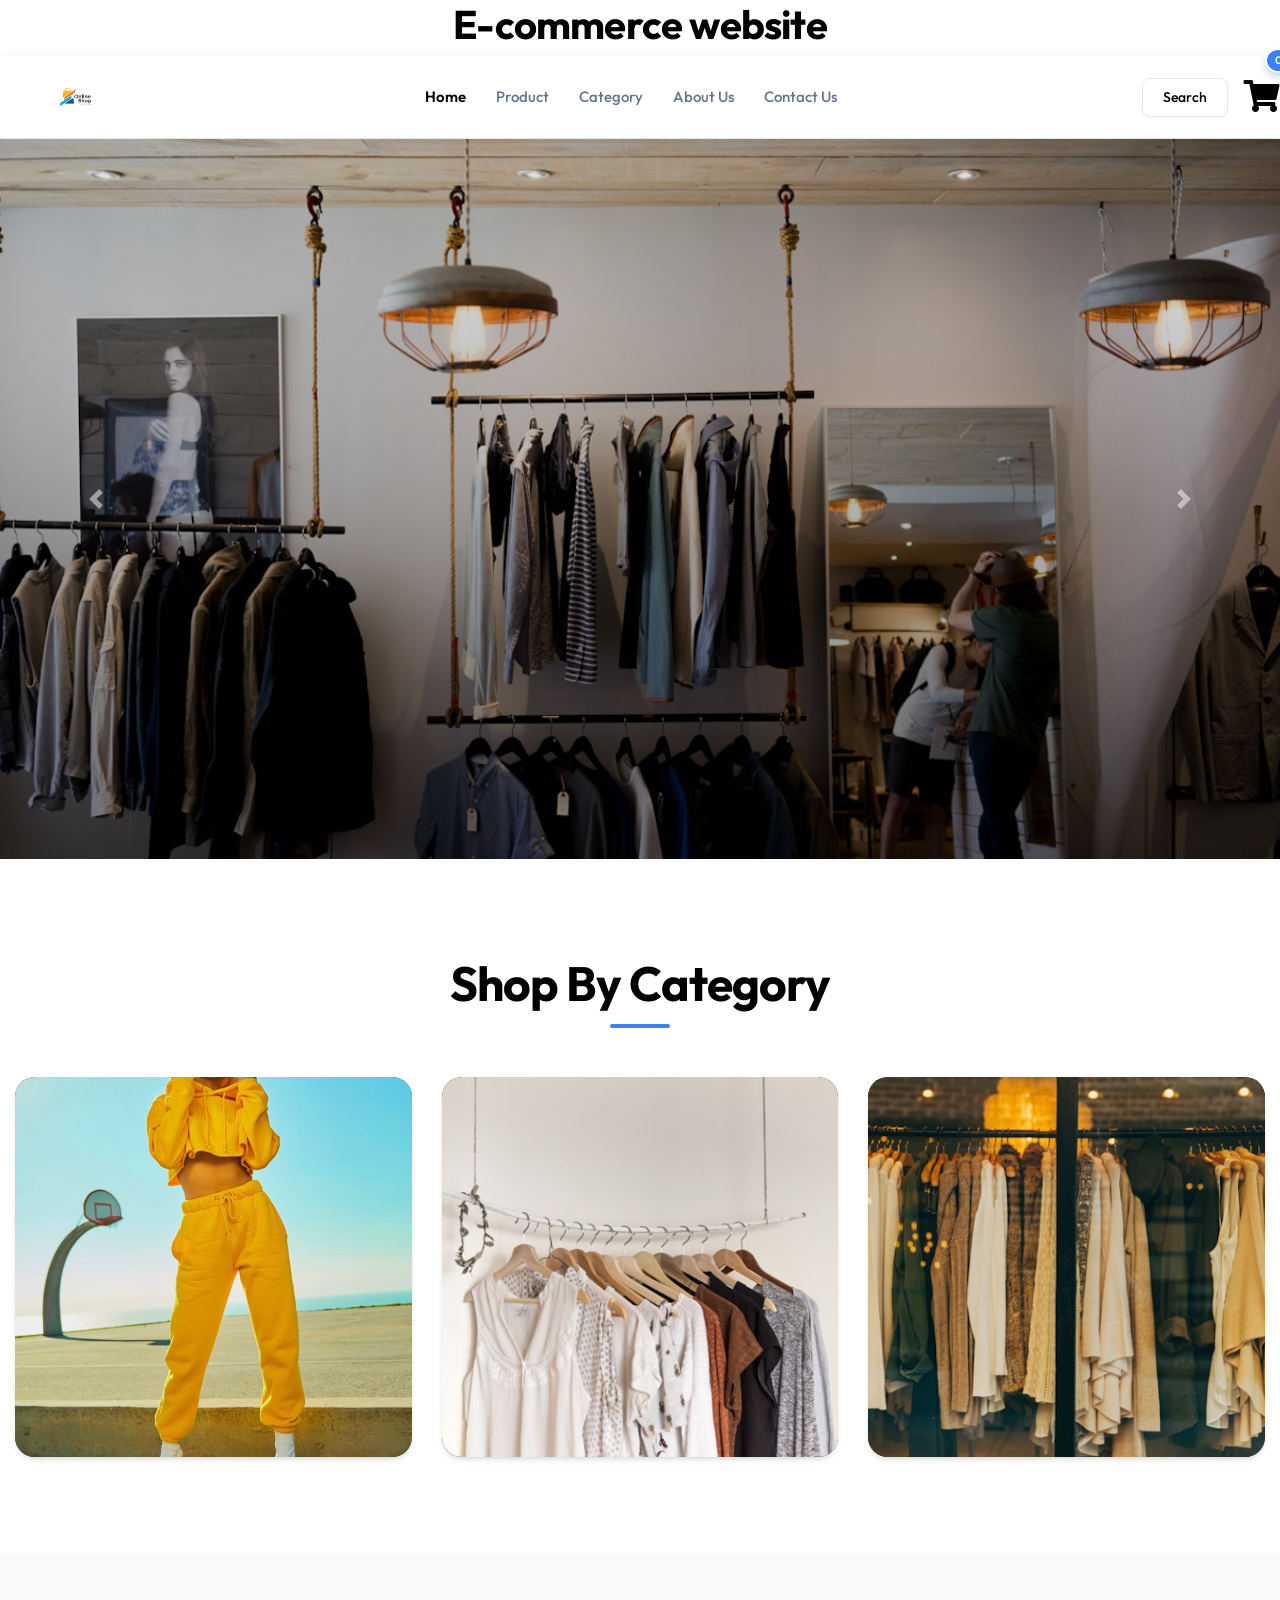
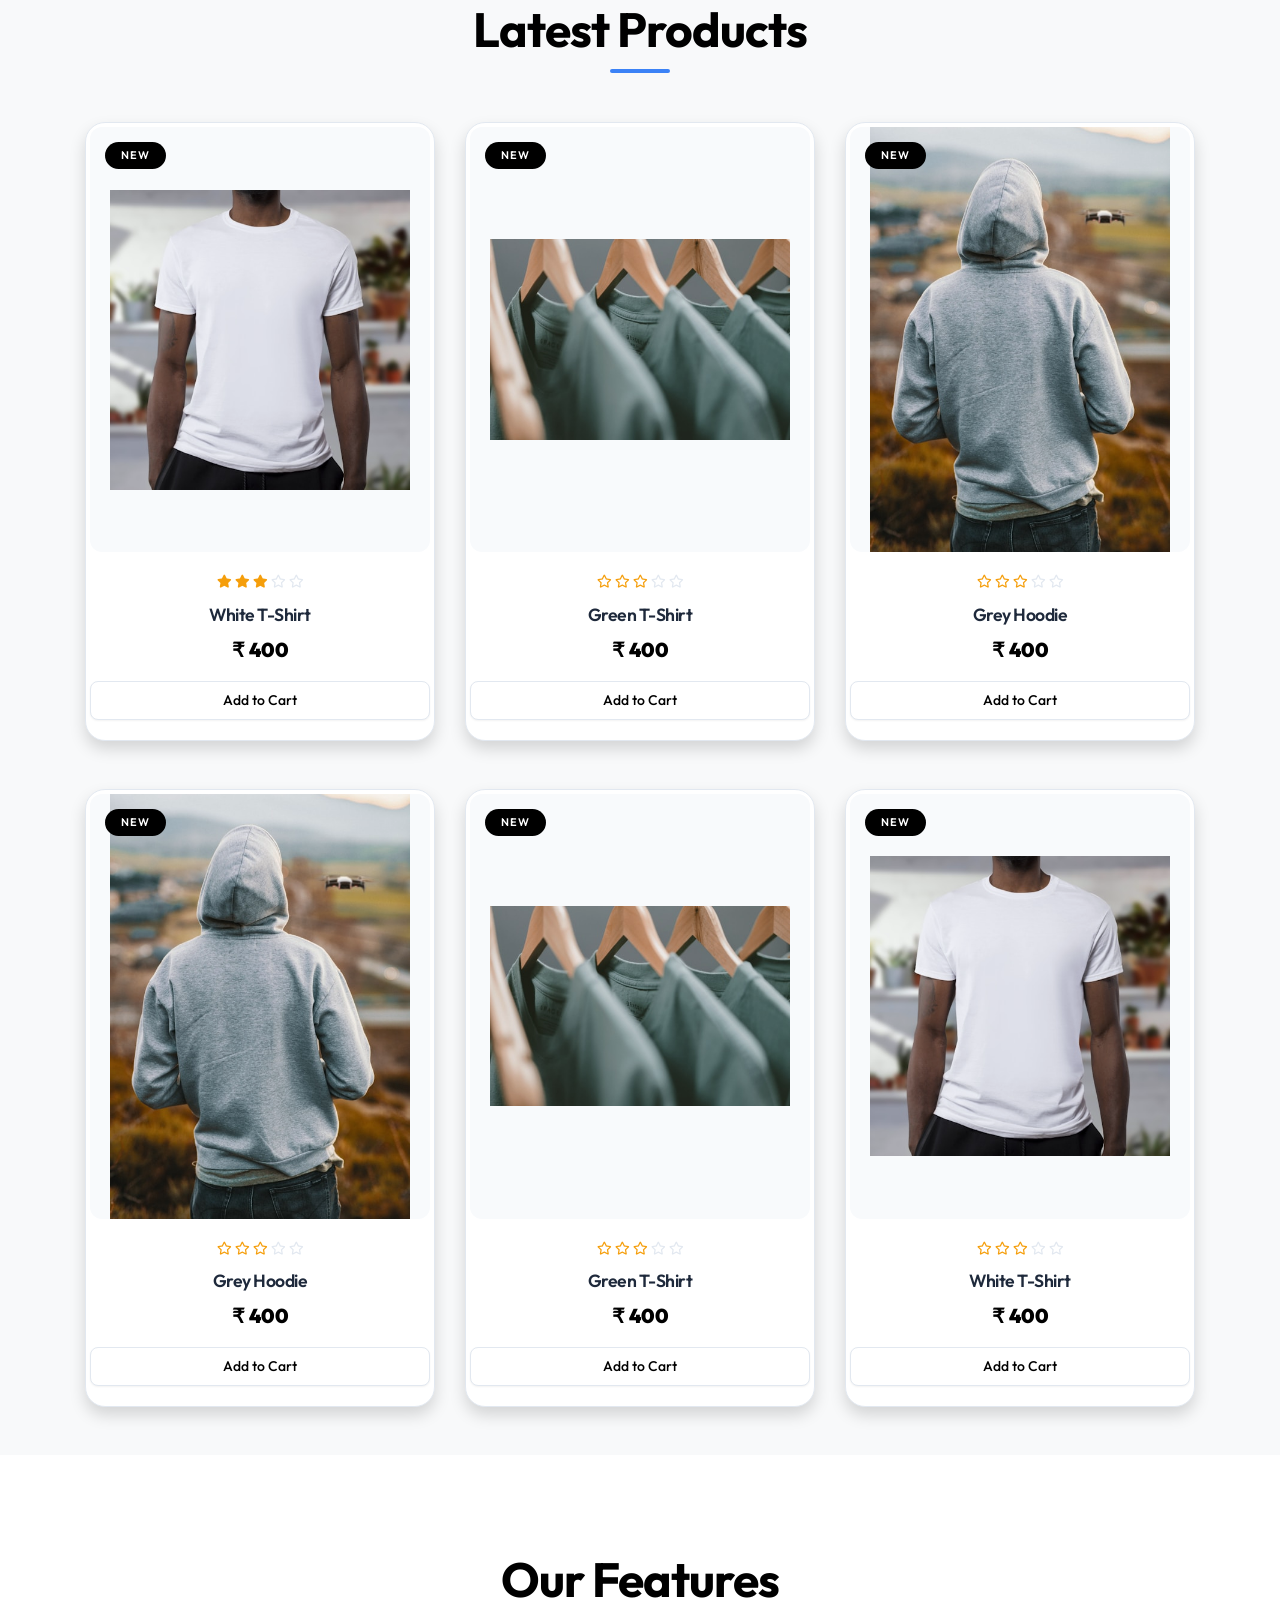
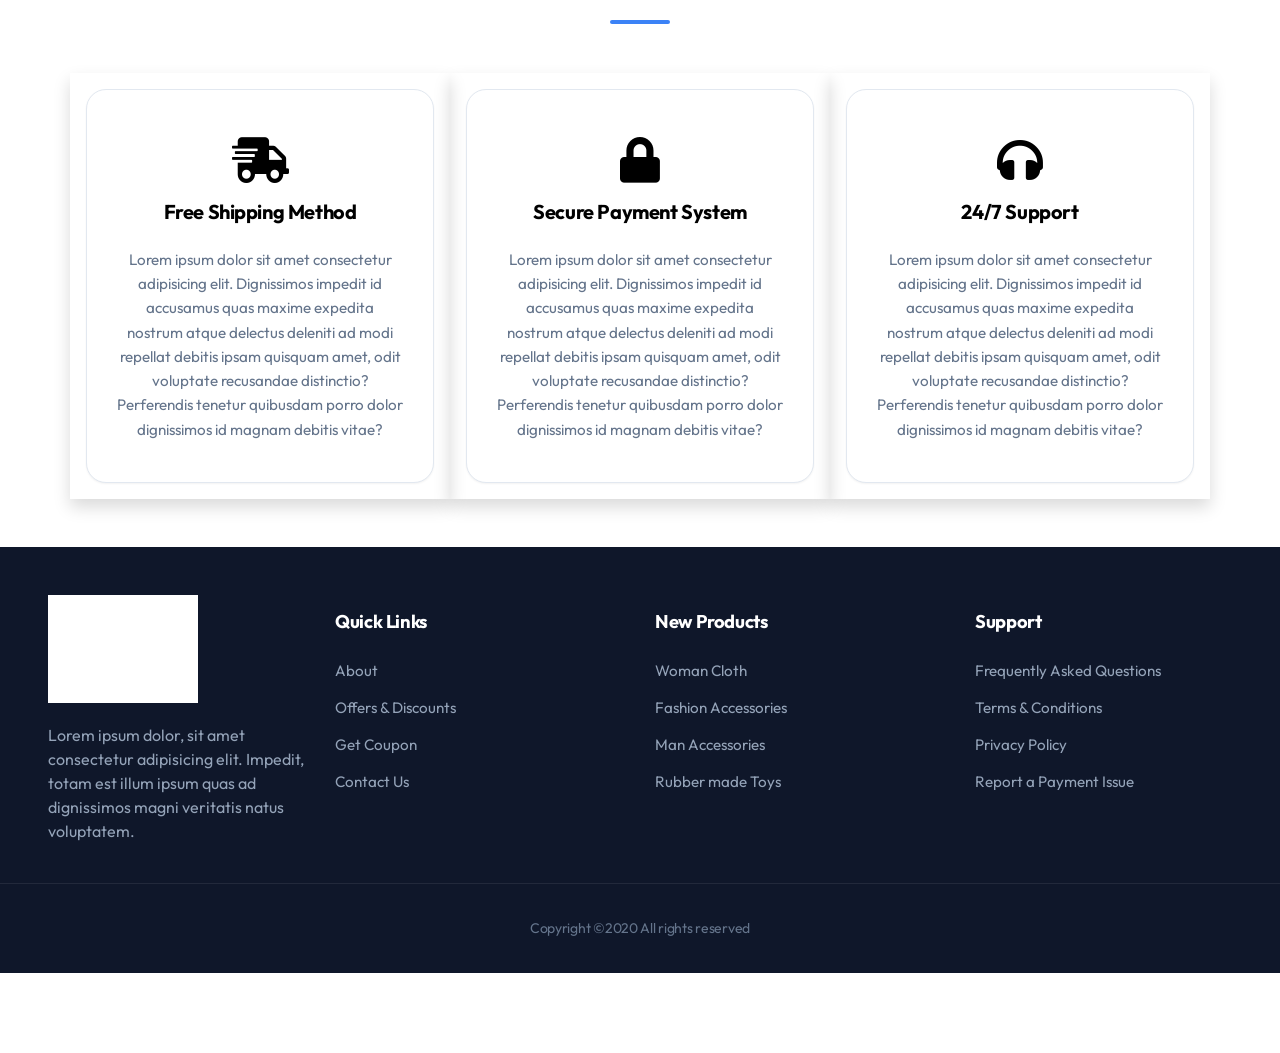
<file: index.html>
<!DOCTYPE html><html lang="en"><head>
    <!-- Required meta tags -->
    <meta charset="utf-8">
    <meta name="viewport" content="width=device-width, initial-scale=1, shrink-to-fit=no">
    <!-- Bootstrap CSS -->
    <link rel="stylesheet" href="https://stackpath.bootstrapcdn.com/bootstrap/4.5.2/css/bootstrap.min.css" integrity="sha384-JcKb8q3iqJ61gNV9KGb8thSsNjpSL0n8PARn9HuZOnIxN0hoP+VmmDGMN5t9UJ0Z" crossorigin="anonymous">
    <!-- style.css For Custom Styling -->
    <link rel="stylesheet" href="css/style.css">
    <!-- fontawesome cdn For Icons -->
    <link rel="stylesheet" href="https://cdnjs.cloudflare.com/ajax/libs/font-awesome/5.10.0/css/all.min.css" integrity="sha512-PgQMlq+nqFLV4ylk1gwUOgm6CtIIXkKwaIHp/PAIWHzig/lKZSEGKEysh0TCVbHJXCLN7WetD8TFecIky75ZfQ==" crossorigin="anonymous">
    <title>E-commerce website</title>
</head>

<body id="top">
    <h1 class="head" style="text-align: center;">E-commerce website</h1>
    <!--==============header menu section starts here==============-->
    <section class="header_menu" id="header_menu">
        <div class="container-fluid px-0 shadow">
            <nav class="navbar navbar-expand-lg navbar-light bg-light py-3 ">
                <a class="navbar-brand pl-5 pl-small-0" href="index.html">
                    <img src="assets/images/image.png" class="img img-fluid" width="120px" alt="logo">
                </a>
                <button class="navbar-toggler" type="button" data-toggle="collapse" data-target="#navbarSupportedContent" aria-controls="navbarSupportedContent" aria-expanded="false" aria-label="Toggle navigation">
                    <span class="navbar-toggler-icon"></span>
                </button>
                <div class="collapse navbar-collapse" id="navbarSupportedContent">
                    <ul class="navbar-nav mx-auto">
                        <li class="nav-item active">
                            <a class="nav-link" href="index.html">Home <span class="sr-only">(current)</span></a>
                        </li>
                        <li class="nav-item">
                            <a class="nav-link" href="product.html">Product</a>
                        </li>
                        <li class="nav-item">
                            <a class="nav-link" href="category.html">Category</a>
                        </li>
                        <li class="nav-item">
                            <a class="nav-link" href="about.html">About Us</a>
                        </li>
                        <li class="nav-item">
                            <a class="nav-link" href="contact.html">Contact Us</a>
                        </li>
                        <!-- <li class="nav-item dropdown">
<a class="nav-link dropdown-toggle" href="#" id="navbarDropdown"
role="button" data-toggle="dropdown"
aria-haspopup="true" aria-expanded="false">
Dropdown
</a>
<div class="dropdown-menu" aria-labelledby="navbarDropdown">
<a class="dropdown-item" href="#">Action</a>
<a class="dropdown-item" href="#">Another action</a>
<div class="dropdown-divider"></div>
<a class="dropdown-item" href="#">Something else here</a>
</div>
</li> -->
                    </ul>
                    <div class="search mr-3">
                        <a href="search.html" class="btn btn-sm btn-outline-primary">
                            Search
                        </a>
                    </div>
                    <div class="cart">
                        <a href="cart.html">
                            <i class="fas fa-shopping-cart fa-2x"></i>
                            <span class="badge badge-pill badge-primary">24</span>
                        </a>
                    </div>
                </div>
            </nav>
        </div>
    </section>
    <!-- ==============header menu section ends here============== -->

    <!-- ============== carousel section starts here============== -->
    <section class="header_carousel" id="header_carousel">
        <div id="carouselExampleControls" class="carousel slide" data-ride="carousel">
            <div class="carousel-inner">
                <div class="carousel-item active">
                    <img class="d-block w-100" src="assets/images/photo-1506645292803-579c17d4ba6a.jpg" alt="First slide">
                </div>
                <div class="carousel-item">
                    <img class="d-block w-100" src="assets/images/photo-1553830591-d8632a99e6ff.jpg" alt="Second slide">
                </div>
                <div class="carousel-item">
                    <img class="d-block w-100" src="assets/images/photo-1554774853-7f03caeb4b15.jpg" alt="Third slide">
                </div>
            </div>
            <a class="carousel-control-prev" href="#carouselExampleControls" role="button" data-slide="prev">
                <span class="carousel-control-prev-icon" aria-hidden="true"></span>
                <span class="sr-only">Previous</span>
            </a>
            <a class="carousel-control-next" href="#carouselExampleControls" role="button" data-slide="next">
                <span class="carousel-control-next-icon" aria-hidden="true"></span>
                <span class="sr-only">Next</span>
            </a>
        </div>
    </section>
    <!-- ============== carousel section starts here============== -->

    <!-- ==============shop by category starts here============== -->
    <section class="shop_by_category py-5 my-5" id="shop_by_category">
        <div class="container-fluid">
            <div class="section_title text-center mb-5">
                <h1 class="text-capitalize">Shop By category</h1>
            </div>
            <div class="row">
                <div class="col-md-4 col-12">
                    <div class="card bg-dark text-white">
                        <a href="category.html">
                            <img class="card-img img img-fluid" src="assets/images/category1.jpg" alt="Card image">
                        </a>
                    </div>
                </div>
                <div class="col-md-4 col-12 mt-small-5 mb-small-5">
                    <div class="card bg-dark text-white">
                        <a href="category.html">
                            <img class="card-img img img-fluid" src="assets/images/category2.jpg" alt="Card image">
                        </a>
                    </div>
                </div>
                <div class="col-md-4 col-12">
                    <div class="card bg-dark text-white">
                        <a href="category.html">
                            <img class="card-img img img-fluid" src="assets/images/category3.jpg" alt="Card image">
                        </a>
                    </div>
                </div>
            </div>
        </div>
    </section>
    <!-- ==============shop by category ends here============== -->

    <!-- ==============products starts here============== -->
    <section class="products py-5 my-5 bg-light" id="products">
        <div class="container ">
            <div class="section_title text-center mb-5">
                <h1 class="text-capitalize">Latest Products</h1>
            </div>
            <div class="row mb-5">
                <div class="col-md-4 col-12">
                    <div class="single_product shadow text-center p-1">
                        <div class="product_img">
                            <a href="product_detail.html"><img src="assets/images/product1.jpg" class="img img-fluid" alt=""></a>
                            <div class="new_product">
                                <span class="badge py-2 px-3 badge-pill badge-danger">New</span>
                            </div>
                        </div>
                        <div class="product-caption my-3">
                            <div class="product-ratting">
                                <i class="fas fa-star"></i>
                                <i class="fas fa-star"></i>
                                <i class="fas fa-star"></i>
                                <i class="far fa-star low-star"></i>
                                <i class="far fa-star low-star"></i>
                            </div>
                            <h4><a href="product_detail.html">White T-Shirt</a></h4>
                            <div class="price">
                                <b><span class="mr-1">₹</span><span>400</span></b>
                            </div>
                        </div>
                    </div>
                </div>
                <div class="col-md-4 col-12">
                    <div class="single_product shadow text-center p-1 mt-small-5 mb-small-5">
                        <div class="product_img">
                            <a href="product_detail.html"><img src="assets/images/product2.jpg" class="img img-fluid" alt=""></a>
                            <div class="new_product">
                                <span class="badge py-2 px-3 badge-pill badge-danger">New</span>
                            </div>
                        </div>
                        <div class="product-caption my-3">
                            <div class="product-ratting">
                                <i class="far fa-star"></i>
                                <i class="far fa-star"></i>
                                <i class="far fa-star"></i>
                                <i class="far fa-star low-star"></i>
                                <i class="far fa-star low-star"></i>
                            </div>
                            <h4><a href="product_detail.html">Green T-Shirt</a></h4>
                            <div class="price">
                                <b><span class="mr-1">₹</span><span>400</span></b>
                            </div>
                        </div>
                    </div>
                </div>
                <div class="col-md-4 col-12">
                    <div class="single_product shadow text-center p-1">
                        <div class="product_img">
                            <a href="product_detail.html"><img src="assets/images/product3.png" class="img img-fluid" alt=""></a>
                            <div class="new_product">
                                <span class="badge py-2 px-3 badge-pill badge-danger">New</span>
                            </div>
                        </div>
                        <div class="product-caption my-3">
                            <div class="product-ratting">
                                <i class="far fa-star"></i>
                                <i class="far fa-star"></i>
                                <i class="far fa-star"></i>
                                <i class="far fa-star low-star"></i>
                                <i class="far fa-star low-star"></i>
                            </div>
                            <h4><a href="product_detail.html">Grey Hoodie</a></h4>
                            <div class="price">
                                <b><span class="mr-1">₹</span><span>400</span></b>
                            </div>
                        </div>
                    </div>
                </div>
            </div>
            <div class="row">
                <div class="col-md-4 col-12">
                    <div class="single_product shadow text-center p-1">
                        <div class="product_img">
                            <a href="product_detail.html"><img src="assets/images/product3.png" class="img img-fluid" alt=""></a>
                            <div class="new_product">
                                <span class="badge py-2 px-3 badge-pill badge-danger">New</span>
                            </div>
                        </div>
                        <div class="product-caption my-3">
                            <div class="product-ratting">
                                <i class="far fa-star"></i>
                                <i class="far fa-star"></i>
                                <i class="far fa-star"></i>
                                <i class="far fa-star low-star"></i>
                                <i class="far fa-star low-star"></i>
                            </div>
                            <h4><a href="product_detail.html">Grey Hoodie</a></h4>
                            <div class="price">
                                <b><span class="mr-1">₹</span><span>400</span></b>
                            </div>
                        </div>
                    </div>
                </div>
                <div class="col-md-4 col-12">
                    <div class="single_product shadow text-center p-1 mt-small-5 mb-small-5">
                        <div class="product_img">
                            <a href="product_detail.html"><img src="assets/images/product2.jpg" class="img img-fluid" alt=""></a>
                            <div class="new_product">
                                <span class="badge py-2 px-3 badge-pill badge-danger">New</span>
                            </div>
                        </div>
                        <div class="product-caption my-3">
                            <div class="product-ratting">
                                <i class="far fa-star"></i>
                                <i class="far fa-star"></i>
                                <i class="far fa-star"></i>
                                <i class="far fa-star low-star"></i>
                                <i class="far fa-star low-star"></i>
                            </div>
                            <h4><a href="product_detail.html">Green T-Shirt</a></h4>
                            <div class="price">
                                <b><span class="mr-1">₹</span><span>400</span></b>
                            </div>
                        </div>
                    </div>
                </div>
                <div class="col-md-4 col-12">
                    <div class="single_product shadow text-center p-1">
                        <div class="product_img">
                            <a href="product_detail.html"><img src="assets/images/product1.jpg" class="img img-fluid" alt=""></a>
                            <div class="new_product">
                                <span class="badge py-2 px-3 badge-pill badge-danger">New</span>
                            </div>
                        </div>
                        <div class="product-caption my-3">
                            <div class="product-ratting">
                                <i class="far fa-star"></i>
                                <i class="far fa-star"></i>
                                <i class="far fa-star"></i>
                                <i class="far fa-star low-star"></i>
                                <i class="far fa-star low-star"></i>
                            </div>
                            <h4><a href="product_detail.html">White T-Shirt</a></h4>
                            <div class="price">
                                <b><span class="mr-1">₹</span><span>400</span></b>
                            </div>
                        </div>
                    </div>
                </div>
            </div>
        </div>
    </section>
    <!-- ==============products ends here============== -->

    <!-- ==============feature starts here============== -->
    <section class="feature py-5 mt-5" id="feature">
        <div class="container">
            <div class="section_title text-center mb-5">
                <h1 class="text-capitalize">Our Features</h1>
            </div>
            <div class="row text-white">
                <div class="col-md-4 col-12 shadow p-3">
                    <div class="text-center">
                        <div class="mb-4">
                            <i class="fas fa-shipping-fast fa-3x mb-3 pt-2"></i>
                            <div>
                                <h3>Free Shipping Method</h3>
                            </div>
                        </div>
                        <div>
                            Lorem ipsum dolor sit amet consectetur adipisicing elit. Dignissimos impedit id
                            accusamus quas maxime
                            expedita nostrum atque delectus deleniti ad modi repellat debitis ipsam
                            quisquam amet, odit voluptate
                            recusandae distinctio? Perferendis tenetur quibusdam porro dolor dignissimos
                            id magnam debitis vitae?
                        </div>
                    </div>
                </div>
                <div class="col-md-4 col-12 shadow p-3 mt-small-5 mb-small-5">
                    <div class="text-center">
                        <div class="mb-4">
                            <i class="fas fa-lock fa-3x mb-3 pt-2"></i>
                            <div>
                                <h3>Secure Payment System</h3>
                            </div>
                        </div>
                        <div>
                            Lorem ipsum dolor sit amet consectetur adipisicing elit. Dignissimos impedit id
                            accusamus quas maxime
                            expedita nostrum atque delectus deleniti ad modi repellat debitis ipsam
                            quisquam amet, odit voluptate
                            recusandae distinctio? Perferendis tenetur quibusdam porro dolor dignissimos
                            id magnam debitis vitae?
                        </div>
                    </div>
                </div>
                <div class="col-md-4 col-12 shadow p-3">
                    <div class="text-center">
                        <div class="mb-4">
                            <i class="fas fa-headphones fa-3x mb-3 pt-2"></i>
                            <div>
                                <h3>24/7 Support</h3>
                            </div>
                        </div>
                        <div>
                            Lorem ipsum dolor sit amet consectetur adipisicing elit. Dignissimos impedit id
                            accusamus quas maxime
                            expedita nostrum atque delectus deleniti ad modi repellat debitis ipsam
                            quisquam amet, odit voluptate
                            recusandae distinctio? Perferendis tenetur quibusdam porro dolor dignissimos
                            id magnam debitis vitae?
                        </div>
                    </div>
                </div>
            </div>
        </div>
    </section>
    <!-- ==============feature ends here============== -->

    <!-- ==============footer starts here============== -->
    <section class="footer_section pt-5 pb-2" id="footer_section">
        <footer>
            <div class="container-fluid">
                <div class="row">
                    <div class="col-md-3 col-6 pl-5 pl-small-15">
                        <div class="footer_title">
                            <a href="index.html"><img src="assets/images/image.png" width="150px" class="img img-fluid" alt="logo"></a>
                        </div>
                        <div>
                            Lorem ipsum dolor, sit amet consectetur adipisicing elit. Impedit, totam est
                            illum ipsum quas ad
                            dignissimos magni veritatis natus voluptatem.
                        </div>
                    </div>
                    <div class="col-md-3 col-6">
                        <div class="footer_title pt-3 mb-3">
                            <h3>Quick Links</h3>
                        </div>
                        <div class="footer_links">
                            <ul>
                                <li><a href="about.html">About</a></li>
                                <li><a href="javascript:;">Offers &amp; Discounts</a></li>
                                <li><a href="javascript:;">Get Coupon</a></li>
                                <li><a href="contact.html">Contact Us</a></li>
                            </ul>
                        </div>
                    </div>
                    <div class="col-md-3 col-6">
                        <div class="footer_title pt-3 mb-3">
                            <h3>New Products</h3>
                        </div>
                        <div class="footer_links">
                            <ul>
                                <li><a href="javascript:;">Woman Cloth</a></li>
                                <li><a href="javascript:;">Fashion Accessories</a></li>
                                <li><a href="javascript:;">Man Accessories</a></li>
                                <li><a href="javascript:;">Rubber made Toys</a></li>
                            </ul>
                        </div>
                    </div>
                    <div class="col-md-3 col-6">
                        <div class="footer_title pt-3 mb-3">
                            <h3>Support</h3>
                        </div>
                        <div class="footer_links">
                            <ul>
                                <li><a href="javascript:;">Frequently Asked Questions</a></li>
                                <li><a href="javascript:;">Terms &amp; Conditions</a></li>
                                <li><a href="javascript:;">Privacy Policy</a></li>
                                <li><a href="javascript:;">Report a Payment Issue</a></li>
                            </ul>
                        </div>
                    </div>
                </div>
            </div>
            <div class="border-top">
                <h6 class="text-center mt-3">Copyright ©2020 All rights reserved
                </h6>
            </div>
        </footer>
    </section>
    <div class="backtop">
        <a id="button" href="#top" class="btn btn-lg btn-outline-danger" role="button">
            <i class="fas fa-chevron-up text-dark"></i>
        </a>
    </div>
    <!-- ==============footer ends here============== -->

    <script src="https://code.jquery.com/jquery-3.5.1.slim.min.js" integrity="sha384-DfXdz2htPH0lsSSs5nCTpuj/zy4C+OGpamoFVy38MVBnE+IbbVYUew+OrCXaRkfj" crossorigin="anonymous"></script>
    <script src="https://cdn.jsdelivr.net/npm/popper.js@1.16.1/dist/umd/popper.min.js" integrity="sha384-9/reFTGAW83EW2RDu2S0VKaIzap3H66lZH81PoYlFhbGU+6BZp6G7niu735Sk7lN" crossorigin="anonymous"></script>
    <script src="https://stackpath.bootstrapcdn.com/bootstrap/4.5.2/js/bootstrap.min.js" integrity="sha384-B4gt1jrGC7Jh4AgTPSdUtOBvfO8shuf57BaghqFfPlYxofvL8/KUEfYiJOMMV+rV" crossorigin="anonymous"></script>
    <script src="js/script.js"></script>
<script src="js/products.js"></script><script src="js/cart.js"></script><script src="js/forms.js"></script>


</body></html>
</file>
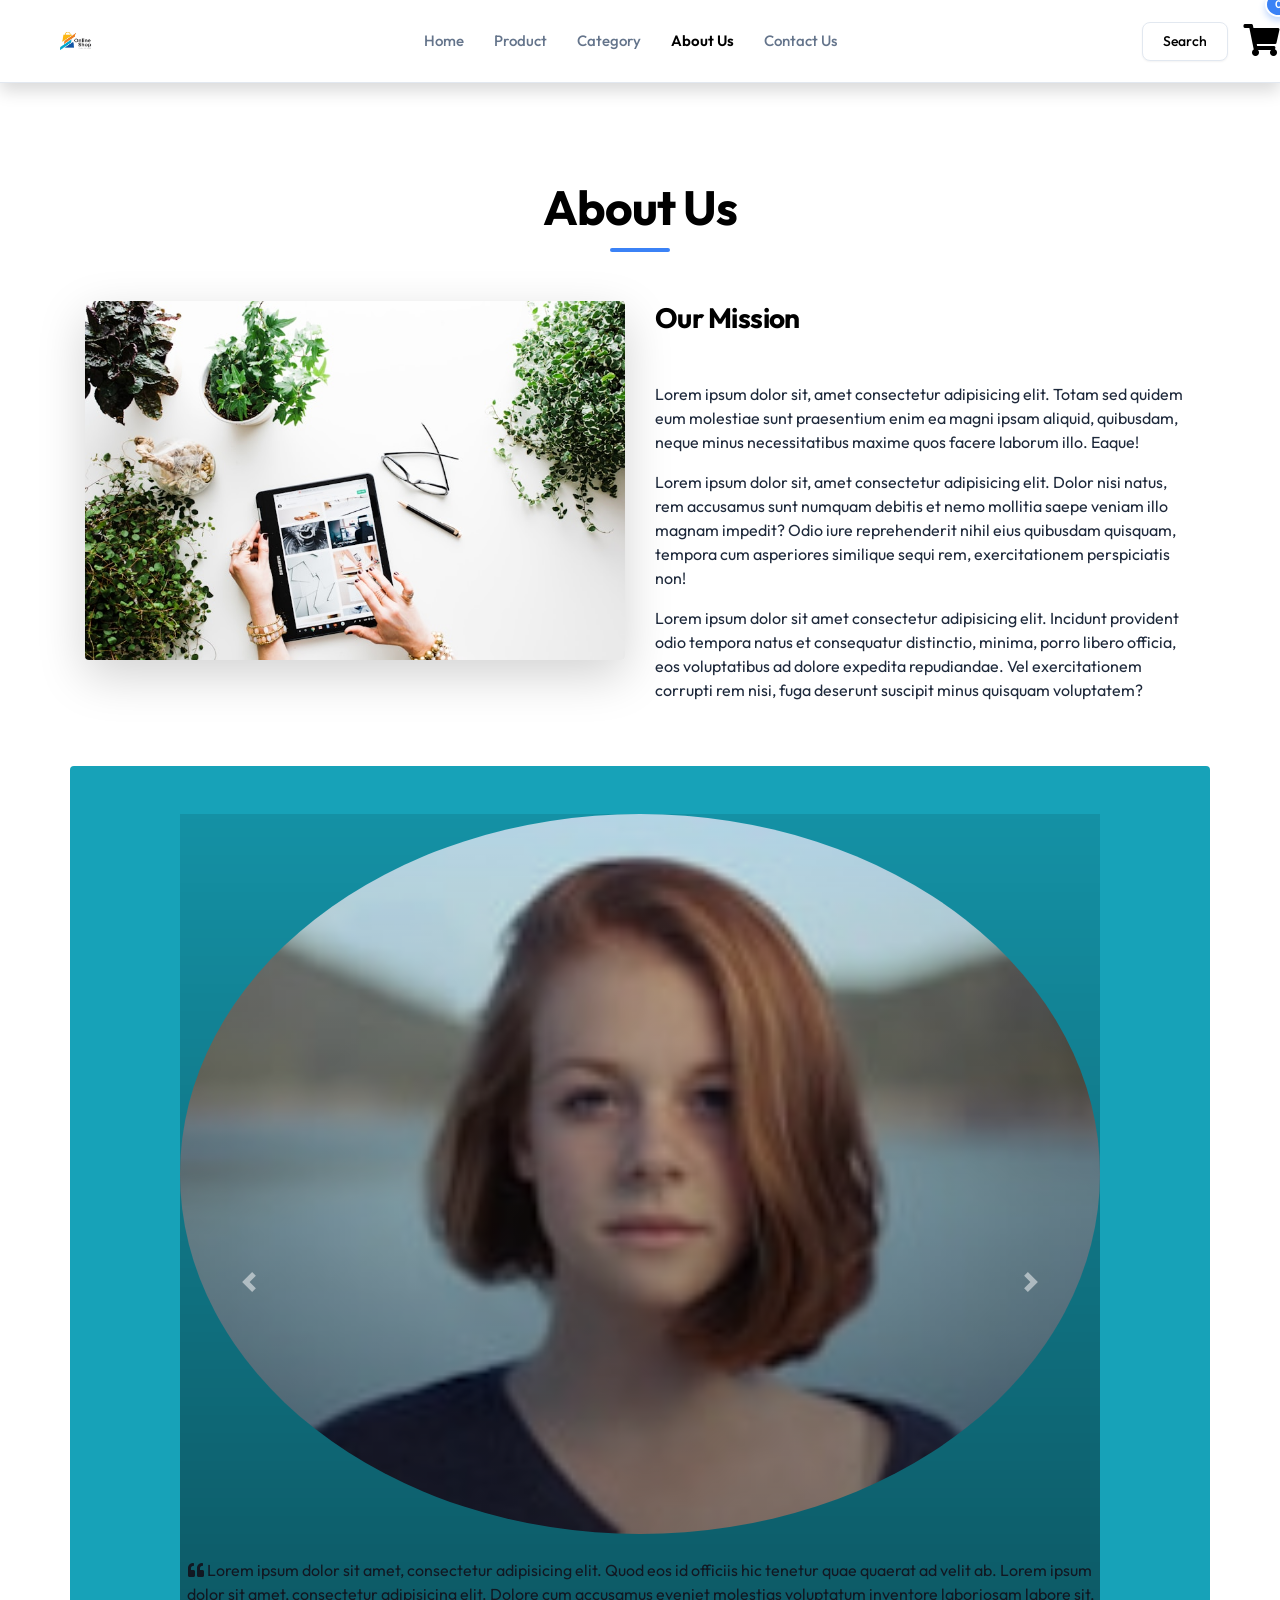
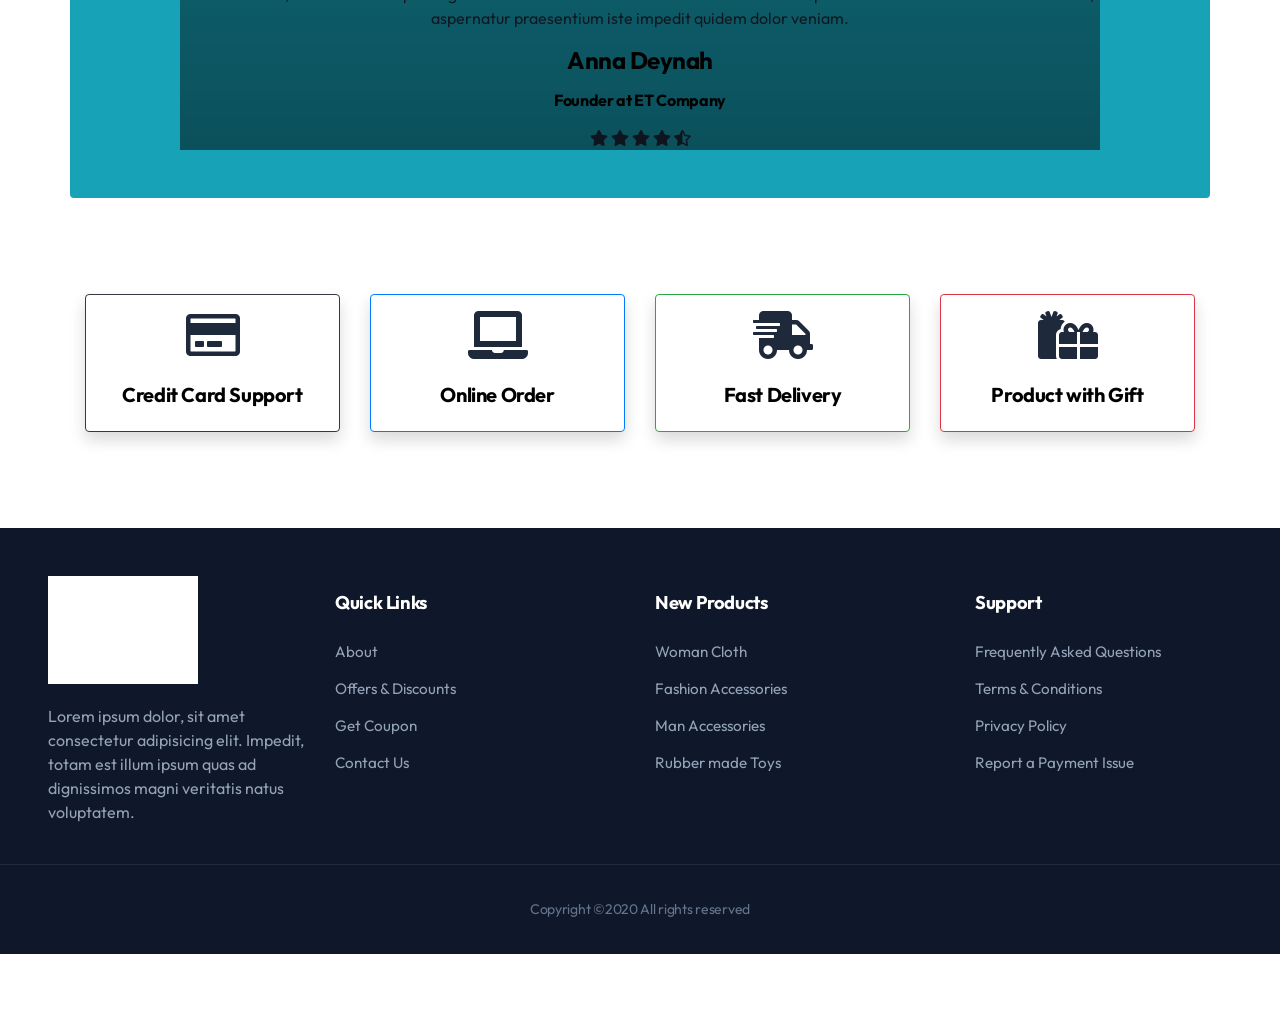
<file: about.html>
<!doctype html>
<html lang="en">

<head>
    <!-- Required meta tags -->
    <meta charset="utf-8">
    <meta name="viewport" content="width=device-width, initial-scale=1, shrink-to-fit=no">
    <!-- Bootstrap CSS -->
    <link rel="stylesheet" href="https://stackpath.bootstrapcdn.com/bootstrap/4.5.2/css/bootstrap.min.css"
        integrity="sha384-JcKb8q3iqJ61gNV9KGb8thSsNjpSL0n8PARn9HuZOnIxN0hoP+VmmDGMN5t9UJ0Z" crossorigin="anonymous">
    <!-- style.css For Custom Styling -->
    <link rel="stylesheet" href="css/style.css">
    <!-- fontawesome cdn For Icons -->
    <link rel="stylesheet" href="https://cdnjs.cloudflare.com/ajax/libs/font-awesome/5.10.0/css/all.min.css"
        integrity="sha512-PgQMlq+nqFLV4ylk1gwUOgm6CtIIXkKwaIHp/PAIWHzig/lKZSEGKEysh0TCVbHJXCLN7WetD8TFecIky75ZfQ=="
        crossorigin="anonymous" />
    <title>E-commerce website</title>
</head>

<body>
    <!-- ==============header menu section starts here==============-->
    <section class="header_menu" id="header_menu">
        <div class="container-fluid px-0 shadow">
            <nav class="navbar navbar-expand-lg navbar-light bg-light py-3 ">
                <a class="navbar-brand pl-5 pl-small-0" href="index.html">
                    <img src="assets/images/image.png" class="img img-fluid" width="120px" alt="logo">
                </a>
                <button class="navbar-toggler" type="button" data-toggle="collapse"
                    data-target="#navbarSupportedContent" aria-controls="navbarSupportedContent" aria-expanded="false"
                    aria-label="Toggle navigation">
                    <span class="navbar-toggler-icon"></span>
                </button>
                <div class="collapse navbar-collapse" id="navbarSupportedContent">
                    <ul class="navbar-nav mx-auto">
                        <li class="nav-item active">
                            <a class="nav-link" href="index.html">Home <span class="sr-only">(current)</span></a>
                        </li>
                        <li class="nav-item">
                            <a class="nav-link" href="product.html">Product</a>
                        </li>
                        <li class="nav-item">
                            <a class="nav-link" href="category.html">Category</a>
                        </li>
                        <li class="nav-item">
                            <a class="nav-link" href="about.html">About Us</a>
                        </li>
                        <li class="nav-item">
                            <a class="nav-link" href="contact.html">Contact Us</a>
                        </li>
                        <!-- <li class="nav-item dropdown">
<a class="nav-link dropdown-toggle" href="#" id="navbarDropdown"
role="button" data-toggle="dropdown"
aria-haspopup="true" aria-expanded="false">
Dropdown
</a>
<div class="dropdown-menu" aria-labelledby="navbarDropdown">
<a class="dropdown-item" href="#">Action</a>
<a class="dropdown-item" href="#">Another action</a>
<div class="dropdown-divider"></div>
<a class="dropdown-item" href="#">Something else here</a>
</div>
</li> -->
                    </ul>
                    <div class="search mr-3">
                        <a href="search.html" class="btn btn-sm btn-outline-primary">
                            Search
                        </a>
                    </div>
                    <div class="cart">
                        <a href="cart.html">
                            <i class="fas fa-shopping-cart fa-2x"></i>
                            <span class="badge badge-pill badge-primary">24</span>
                        </a>
                    </div>
                </div>
            </nav>
        </div>
    </section>
    <!-- ==============header menu section ends here============== -->

    <!-- ==============about starts here============== -->
    <section class="about py-5 my-5" id="about">
        <div class="container ">
            <div class="section_title text-center mb-5">
                <h1 class="text-capitalize">About Us</h1>
            </div>
            <div class="row">
                <div class="col-md-6">
                    <div class="row">
                        <div class="col-md-12">
                            <img src="assets/images/about.jpg" class="img img-fluid rounded
shadow-lg" alt="about us image">
                        </div>
                    </div>
                </div>
                <div class="col-md-6">
                    <div class="row">
                        <div class="col-md-12">
                            <div class="title">
                                <h3>Our Mission</h3>
                            </div>
                            <div class="about_text mt-sm-5">
                                <p>
                                    Lorem ipsum dolor sit, amet consectetur adipisicing elit. Totam
                                    sed quidem eum
                                    molestiae sunt praesentium enim ea magni ipsam aliquid,
                                    quibusdam, neque minus
                                    necessitatibus maxime quos facere laborum illo. Eaque!
                                </p>
                                <p>
                                    Lorem ipsum dolor sit, amet consectetur adipisicing elit. Dolor nisi
                                    natus, rem
                                    accusamus sunt numquam debitis et nemo mollitia saepe veniam
                                    illo magnam impedit?
                                    Odio iure reprehenderit nihil eius quibusdam quisquam, tempora
                                    cum asperiores
                                    similique sequi rem, exercitationem perspiciatis non!
                                </p>
                                <p>
                                    Lorem ipsum dolor sit amet consectetur adipisicing elit. Incidunt
                                    provident odio
                                    tempora natus et consequatur distinctio, minima, porro libero
                                    officia, eos
                                    voluptatibus ad dolore expedita repudiandae. Vel exercitationem
                                    corrupti rem nisi,
                                    fuga deserunt suscipit minus quisquam voluptatem?
                                </p>
                            </div>
                        </div>
                    </div>
                </div>
            </div>
            <div class="row">
                <!-- ==============testimonial starts here============== -->
                <section class="text-center bg-info my-5 py-5 rounded">
                    <div class="col-md-10 col-10 mx-auto">
                        <!-- Carousel Wrapper -->
                        <div id="carousel-example-1" class="carousel slide carousel-fade" data-ride="carousel"
                            data-interval="false">
                            <!--Slides-->
                            <div class="carousel-inner">
                                <!--First slide-->
                                <div class="carousel-item active">
                                    <div class="testimonial">
                                        <!--Avatar-->
                                        <div class="avatar mx-auto mb-4">
                                            <img src="assets/images/testimonial1.jpg" class="rounded-circle img-fluid"
                                                alt="First sample avatar image">
                                        </div>
                                        <!--Content-->
                                        <p>
                                            <i class="fas fa-quote-left"></i> Lorem ipsum dolor sit amet,
                                            consectetur
                                            adipisicing
                                            elit. Quod
                                            eos
                                            id officiis hic tenetur quae quaerat ad velit ab. Lorem ipsum
                                            dolor sit
                                            amet,
                                            consectetur
                                            adipisicing elit. Dolore cum accusamus eveniet molestias
                                            voluptatum
                                            inventore
                                            laboriosam
                                            labore
                                            sit, aspernatur praesentium iste impedit quidem dolor
                                            veniam.
                                        </p>
                                        <h4 class="font-weight-bold">Anna Deynah</h4>
                                        <h6 class="font-weight-bold my-3">Founder at ET
                                            Company</h6>
                                        <!--Review-->
                                        <i class="fas fa-star blue-text"> </i>
                                        <i class="fas fa-star blue-text"> </i>
                                        <i class="fas fa-star blue-text"> </i>
                                        <i class="fas fa-star blue-text"> </i>
                                        <i class="fas fa-star-half-alt blue-text"> </i>
                                    </div>
                                </div>
                                <!--First slide-->
                                <!--Second slide-->
                                <div class="carousel-item">
                                    <div class="testimonial">
                                        <!--Avatar-->
                                        <div class="avatar mx-auto mb-4">
                                            <img src="assets/images/testimonial2.jpg" class="rounded-circle img-fluid"
                                                alt="Second sample avatar image">
                                        </div>
                                        <!--Content-->
                                        <p>
                                            <i class="fas fa-quote-left"></i> Nemo enim ipsam
                                            voluptatem quia
                                            voluptas sit
                                            aspernatur aut
                                            odit
                                            aut fugit, sed quia consequuntur magni dolores eos qui
                                            ratione
                                            voluptatem sequi
                                            nesciunt. Neque
                                            porro quisquam est, qui dolorem ipsum quia dolor sit amet,
                                            consectetur,
                                            adipisci
                                            velit,
                                            sed quia
                                            non numquam eius modi tempora incidunt ut labore.
                                        </p>
                                        <h4 class="font-weight-bold">Maria Kate</h4>
                                        <h6 class="font-weight-bold my-3">Photographer at Studio
                                            LA</h6>
                                        <!--Review-->
                                        <i class="fas fa-star blue-text"> </i>
                                        <i class="fas fa-star blue-text"> </i>
                                        <i class="fas fa-star blue-text"> </i>
                                        <i class="fas fa-star blue-text"> </i>
                                        <i class="fas fa-star blue-text"> </i>
                                    </div>
                                </div>
                                <!--Second slide-->
                                <!--Third slide-->
                                <div class="carousel-item">
                                    <div class="testimonial">
                                        <!--Avatar-->
                                        <div class="avatar mx-auto mb-4">
                                            <img src="assets/images/testimonial3.jpg" class="rounded-circle img-fluid"
                                                alt="Third sample avatar image">
                                        </div>
                                        <!--Content-->
                                        <p>
                                            <i class="fas fa-quote-left"></i> Duis aute irure dolor in
                                            reprehenderit
                                            in
                                            voluptate
                                            velit esse
                                            cillum dolore eu fugiat nulla pariatur. Excepteur sint occaecat
                                            cupidatat non
                                            proident,
                                            sunt in
                                            culpa qui officia deserunt mollit anim id est laborum. Sed ut
                                            perspiciatis unde
                                            omnis
                                            iste natus
                                            error sit voluptatem accusantium doloremque
                                            laudantium.
                                        </p>
                                        <h4 class="font-weight-bold">John Doe</h4>
                                        <h6 class="font-weight-bold my-3">Front-end Developer in
                                            NY</h6>
                                        <!--Review-->
                                        <i class="fas fa-star blue-text"> </i>
                                        <i class="fas fa-star blue-text"> </i>
                                        <i class="fas fa-star blue-text"> </i>
                                        <i class="fas fa-star blue-text"> </i>
                                        <i class="far fa-star blue-text"> </i>
                                    </div>
                                </div>
                                <!--Third slide-->
                            </div>
                            <!--Slides-->
                            <!--Controls-->
                            <a class="carousel-control-prev left carousel-control" href="#carousel-example-1"
                                role="button" data-slide="prev">
                                <span class="carousel-control-prev-icon" aria-hidden="true"></span>
                                <span class="sr-only">Previous</span>
                            </a>
                            <a class="carousel-control-next right carousel-control" href="#carousel-example-1"
                                role="button" data-slide="next">
                                <span class="carousel-control-next-icon" aria-hidden="true"></span>
                                <span class="sr-only">Next</span>
                            </a>
                            <!--Controls-->
                        </div>
                        <!-- Carousel Wrapper -->
                    </div>
                </section>
                <!-- ==============testimonial ends here============== -->
            </div>
            <div class="row mt-5">
                <div class="col-md-3 col-6">
                    <div class="border border-dark rounded shadow text-center p-3">
                        <div class="mb-4">
                            <i class="far fa-credit-card fa-3x"></i>
                        </div>
                        <div>
                            <h5>Credit Card Support</h5>
                        </div>
                    </div>
                </div>
                <div class="col-md-3 col-6 mt-small-2 mb-small-2">
                    <div class="border border-primary rounded shadow text-center p-3">
                        <div class="mb-4">
                            <i class="fas fa-laptop fa-3x"></i>
                        </div>
                        <div>
                            <h5>Online Order</h5>
                        </div>
                    </div>
                </div>
                <div class="col-md-3 col-6">
                    <div class="border border-success rounded shadow text-center p-3">
                        <div class="mb-4">
                            <i class="fas fa-shipping-fast fa-3x"></i>
                        </div>
                        <div>
                            <h5>Fast Delivery</h5>
                        </div>
                    </div>
                </div>
                <div class="col-md-3 col-6">
                    <div class="border border-danger rounded shadow text-center p-3">
                        <div class="mb-4">
                            <i class="fas fa-gifts fa-3x"></i>
                        </div>
                        <div>
                            <h5>Product with Gift</h5>
                        </div>
                    </div>
                </div>
            </div>
        </div>
    </section>
    <!-- ==============about ends here============== -->

    <!-- ==============footer starts here============== -->
    <section class="footer_section pt-5 pb-2" id="footer_section">
        <footer>
            <div class="container-fluid">
                <div class="row">
                    <div class="col-md-3 col-6 pl-5 pl-small-15">
                        <div class="footer_title">
                            <a href="index.html"><img src="assets/images/image.png" width="150px" class="img img-fluid"
                                    alt="logo"></a>
                        </div>
                        <div>
                            Lorem ipsum dolor, sit amet consectetur adipisicing elit. Impedit, totam est
                            illum ipsum quas ad
                            dignissimos magni veritatis natus voluptatem.
                        </div>
                    </div>
                    <div class="col-md-3 col-6">
                        <div class="footer_title pt-3 mb-3">
                            <h3>Quick Links</h3>
                        </div>
                        <div class="footer_links">
                            <ul>
                                <li><a href="about.html">About</a></li>
                                <li><a href="javascript:;">Offers & Discounts</a></li>
                                <li><a href="javascript:;">Get Coupon</a></li>
                                <li><a href="contact.html">Contact Us</a></li>
                            </ul>
                        </div>
                    </div>
                    <div class="col-md-3 col-6">
                        <div class="footer_title pt-3 mb-3">
                            <h3>New Products</h3>
                        </div>
                        <div class="footer_links">
                            <ul>
                                <li><a href="javascript:;">Woman Cloth</a></li>
                                <li><a href="javascript:;">Fashion Accessories</a></li>
                                <li><a href="javascript:;">Man Accessories</a></li>
                                <li><a href="javascript:;">Rubber made Toys</a></li>
                            </ul>
                        </div>
                    </div>
                    <div class="col-md-3 col-6">
                        <div class="footer_title pt-3 mb-3">
                            <h3>Support</h3>
                        </div>
                        <div class="footer_links">
                            <ul>
                                <li><a href="javascript:;">Frequently Asked Questions</a></li>
                                <li><a href="javascript:;">Terms & Conditions</a></li>
                                <li><a href="javascript:;">Privacy Policy</a></li>
                                <li><a href="javascript:;">Report a Payment Issue</a></li>
                            </ul>
                        </div>
                    </div>
                </div>
            </div>
            <div class="border-top">
                <h6 class="text-center mt-3">Copyright ©2020 All rights reserved
                </h6>
            </div>
        </footer>
    </section>
    <div class="backtop">
        <a id="button" href="#top" class="btn btn-lg btn-outline-danger" role="button">
            <i class="fas fa-chevron-up text-dark"></i>
        </a>
    </div>
    <!-- ==============footer ends here============== -->


    <script src="https://code.jquery.com/jquery-3.5.1.slim.min.js"
        integrity="sha384-DfXdz2htPH0lsSSs5nCTpuj/zy4C+OGpamoFVy38MVBnE+IbbVYUew+OrCXaRkfj"
        crossorigin="anonymous"></script>
    <script src="https://cdn.jsdelivr.net/npm/popper.js@1.16.1/dist/umd/popper.min.js"
        integrity="sha384-9/reFTGAW83EW2RDu2S0VKaIzap3H66lZH81PoYlFhbGU+6BZp6G7niu735Sk7lN"
        crossorigin="anonymous"></script>
    <script src="https://stackpath.bootstrapcdn.com/bootstrap/4.5.2/js/bootstrap.min.js"
        integrity="sha384-B4gt1jrGC7Jh4AgTPSdUtOBvfO8shuf57BaghqFfPlYxofvL8/KUEfYiJOMMV+rV"
        crossorigin="anonymous"></script>
<script src="js/script.js"></script><script src="js/products.js"></script><script src="js/cart.js"></script><script src="js/forms.js"></script></body>

</html>
</file>
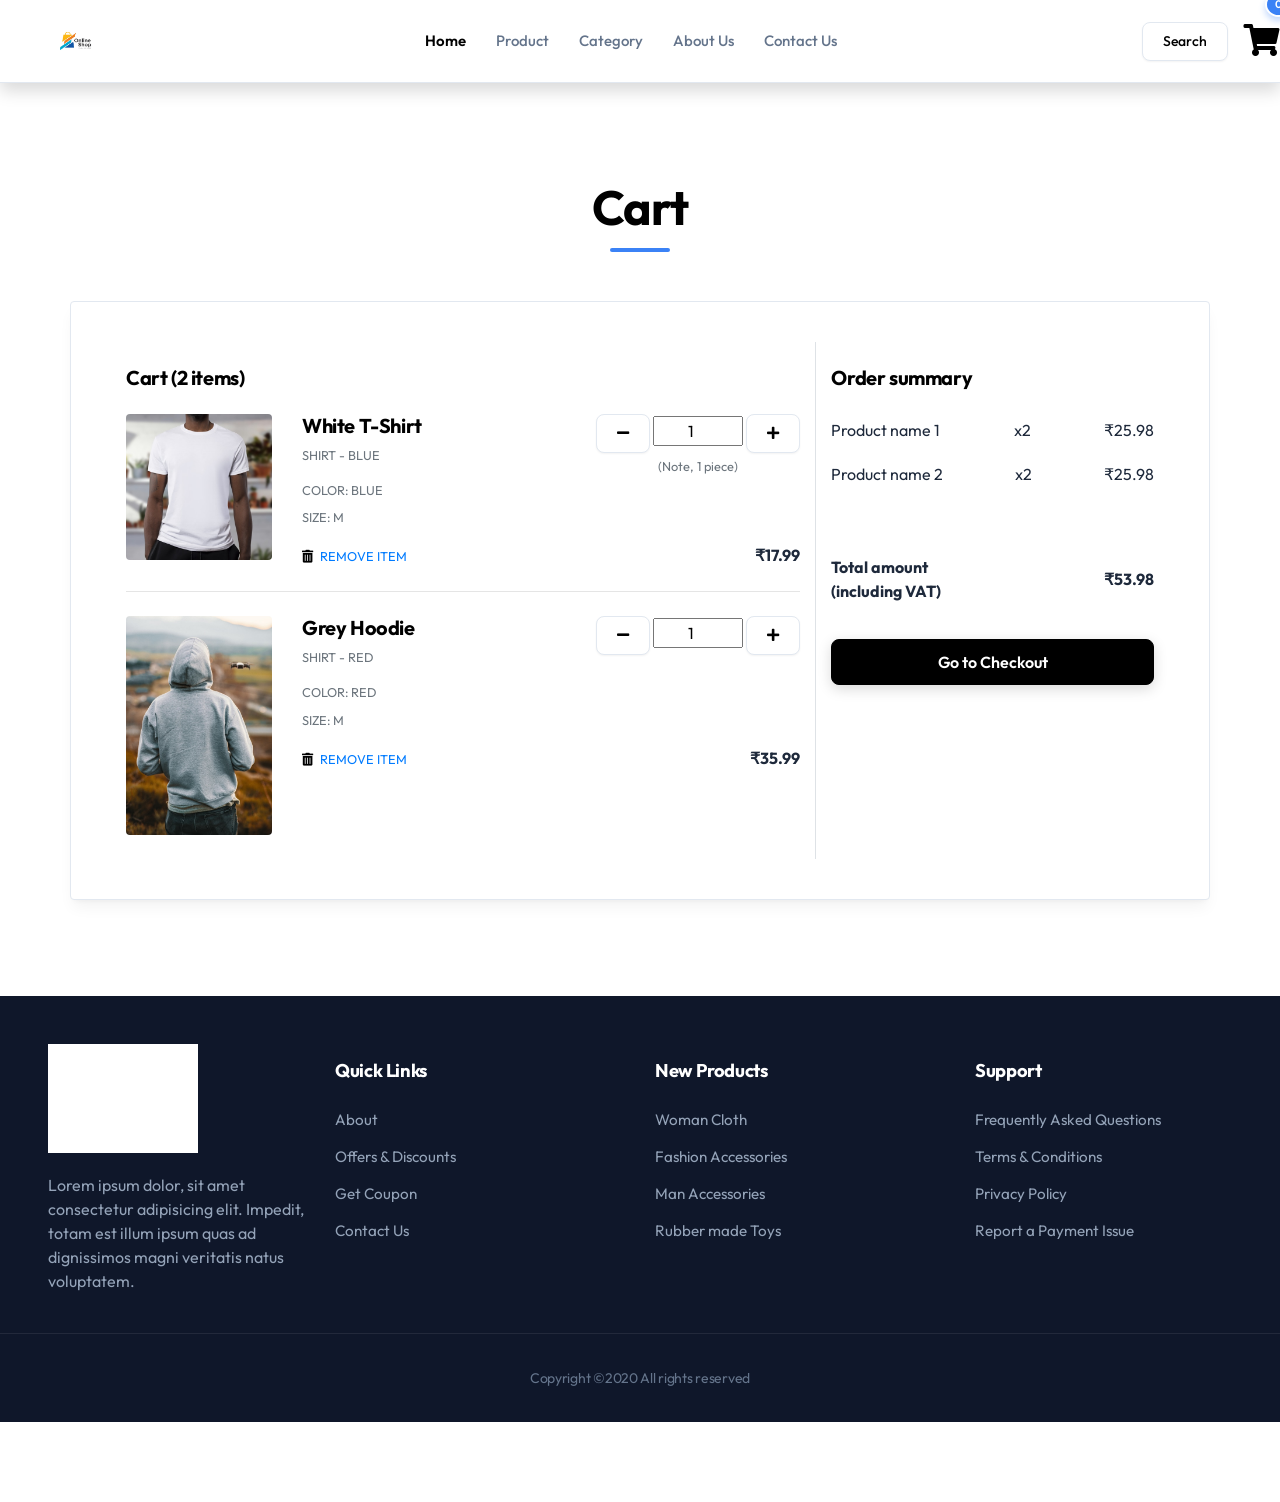
<file: cart.html>
<!DOCTYPE html><html lang="en"><head>
    <!-- Required meta tags -->
    <meta charset="utf-8">
    <meta name="viewport" content="width=device-width, initial-scale=1, shrink-to-fit=no">
    <!-- Bootstrap CSS -->
    <link rel="stylesheet" href="https://stackpath.bootstrapcdn.com/bootstrap/4.5.2/css/bootstrap.min.css" integrity="sha384-JcKb8q3iqJ61gNV9KGb8thSsNjpSL0n8PARn9HuZOnIxN0hoP+VmmDGMN5t9UJ0Z" crossorigin="anonymous">
    <!-- style.css For Custom Styling -->
    <link rel="stylesheet" href="css/style.css">
    <!-- fontawesome cdn For Icons -->
    <link rel="stylesheet" href="https://cdnjs.cloudflare.com/ajax/libs/font-awesome/5.10.0/css/all.min.css" integrity="sha512-PgQMlq+nqFLV4ylk1gwUOgm6CtIIXkKwaIHp/PAIWHzig/lKZSEGKEysh0TCVbHJXCLN7WetD8TFecIky75ZfQ==" crossorigin="anonymous">
    <title>E-commerce website</title>
</head>

<body>
    <!-- ==============header menu section starts here==============-->
    <section class="header_menu" id="header_menu">
        <div class="container-fluid px-0 shadow">
            <nav class="navbar navbar-expand-lg navbar-light bg-light py-3 ">
                <a class="navbar-brand pl-5 pl-small-0" href="index.html">
                    <img src="assets/images/image.png" class="img img-fluid" width="120px" alt="logo">
                </a>
                <button class="navbar-toggler" type="button" data-toggle="collapse" data-target="#navbarSupportedContent" aria-controls="navbarSupportedContent" aria-expanded="false" aria-label="Toggle navigation">
                    <span class="navbar-toggler-icon"></span>
                </button>
                <div class="collapse navbar-collapse" id="navbarSupportedContent">
                    <ul class="navbar-nav mx-auto">
                        <li class="nav-item active">
                            <a class="nav-link" href="index.html">Home <span class="sr-only">(current)</span></a>
                        </li>
                        <li class="nav-item">
                            <a class="nav-link" href="product.html">Product</a>
                        </li>
                        <li class="nav-item">
                            <a class="nav-link" href="category.html">Category</a>
                        </li>
                        <li class="nav-item">
                            <a class="nav-link" href="about.html">About Us</a>
                        </li>
                        <li class="nav-item">
                            <a class="nav-link" href="contact.html">Contact Us</a>
                        </li>
                        <!-- <li class="nav-item dropdown">
<a class="nav-link dropdown-toggle" href="#" id="navbarDropdown"
role="button" data-toggle="dropdown"
aria-haspopup="true" aria-expanded="false">
Dropdown
</a>
<div class="dropdown-menu" aria-labelledby="navbarDropdown">
<a class="dropdown-item" href="#">Action</a>
<a class="dropdown-item" href="#">Another action</a>
<div class="dropdown-divider"></div>
<a class="dropdown-item" href="#">Something else here</a>
</div>
</li> -->
                    </ul>
                    <div class="search mr-3">
                        <a href="search.html" class="btn btn-sm btn-outline-primary">
                            Search
                        </a>
                    </div>
                    <div class="cart">
                        <a href="cart.html">
                            <i class="fas fa-shopping-cart fa-2x"></i>
                            <span class="badge badge-pill badge-primary">24</span>
                        </a>
                    </div>
                </div>
            </nav>
        </div>
    </section>
    <!-- ==============header menu section ends here============== -->

    <!-- ==============cart starts here============== -->
    <section class="cart py-5 my-5" id="cart">
        <div class="container ">
            <div class="section_title text-center mb-5">
                <h1 class="text-capitalize">Cart</h1>
            </div>
            <div class="row bg_cart_1 rounded">
                <!--Grid column-->
                <div class="col-md-8 border-right">
                    <!-- Card -->
                    <div class="mb-3">
                        <div class="pt-4">
                            <h5 class="mb-4">Cart (<span>2</span> items)</h5>
                            <div class="row mb-4">
                                <div class="col-md-5 col-lg-3 col-xl-3">
                                    <div class="rounded mb-3 mb-md-0">
                                        <img class="img-fluid w-100 rounded" src="assets/images/product1.jpg" alt="Sample">
                                    </div>
                                </div>
                                <div class="col-md-7 col-lg-9 col-xl-9">
                                    <div>
                                        <div class="d-flex justify-content-between">
                                            <div>
                                                <h5>White T-Shirt</h5>
                                                <p class="mb-3 text-muted text-uppercase small">Shirt -
                                                    blue</p>
                                                <p class="mb-2 text-muted text-uppercase small">Color:
                                                    blue</p>
                                                <p class="mb-3 text-muted text-uppercase small">Size:
                                                    M</p>
                                            </div>
                                            <div>
                                                <div class="mb-0 w-100">
                                                    <button onclick="this.parentNode.querySelector('input[type=number]').stepDown()" class="btn btn-sm btn-outline-primary">
                                                        <i class="fas fa-minus"></i>
                                                    </button>
                                                    <input class="quantity text-center" min="0" max="10" name="quantity" value="1" type="number">
                                                    <button onclick="this.parentNode.querySelector('input[type=number]').stepUp()" class="btn btn-sm btn-outline-primary">
                                                        <i class="fas fa-plus"></i>
                                                    </button>
                                                </div>
                                                <small class="form-text text-muted text-center">
                                                    (Note, 1 piece)
                                                </small>
                                            </div>
                                        </div>
                                        <div class="d-flex justify-content-between align-items-center">
                                            <div>
                                                <a href="javascript:;" type="button" class="small text-uppercase mr-3"><i class="fas fa-trash-alt mr-1"></i> Remove item </a>
                                            </div>
                                            <p class="mb-0"><span><strong id="summary">₹17.99</strong></span></p>
                                        </div>
                                    </div>
                                </div>
                            </div>
                            <hr class="mb-4">
                            <div class="row mb-4">
                                <div class="col-md-5 col-lg-3 col-xl-3">
                                    <div class="rounded mb-3 mb-md-0">
                                        <img class="img-fluid w-100 rounded" src="assets/images/product3.png" alt="Sample">
                                    </div>
                                </div>
                                <div class="col-md-7 col-lg-9 col-xl-9">
                                    <div>
                                        <div class="d-flex justify-content-between">
                                            <div>
                                                <h5>Grey Hoodie</h5>
                                                <p class="mb-3 text-muted text-uppercase small">Shirt -
                                                    red</p>
                                                <p class="mb-2 text-muted text-uppercase small">Color:
                                                    red</p>
                                                <p class="mb-3 text-muted text-uppercase small">Size:
                                                    M</p>
                                            </div>
                                            <div>
                                                <div class="mb-0 w-100">
                                                    <button onclick="this.parentNode.querySelector('input[type=number]').stepDown()" class="btn btn-sm btn-outline-primary">
                                                        <i class="fas fa-minus"></i>
                                                    </button>
                                                    <input class="quantity text-center" min="0" max="10" name="quantity" value="1" type="number">
                                                    <button onclick="this.parentNode.querySelector('input[type=number]').stepUp()" class="btn btn-sm btn-outline-primary">
                                                        <i class="fas fa-plus"></i>
                                                    </button>
                                                </div>
                                            </div>
                                        </div>
                                        <div class="d-flex justify-content-between align-items-center">
                                            <div>
                                                <a href="javascript:;" type="button" class="card-link-secondary small text-uppercase mr-3">
                                                    <i class="fas fa-trash-alt mr-1"></i> Remove item
                                                </a>
                                            </div>
                                            <p class="mb-0"><span><strong>₹35.99</strong></span></p>
                                        </div>
                                    </div>
                                </div>
                            </div>
                        </div>
                    </div>
                </div>
                <!--Grid column-->
                <!--Grid column-->
                <div class="col-md-4 rounded">
                    <!-- Card -->
                    <div class="mb-3">
                        <div class="pt-4">
                            <h5 class="mb-3">Order summary</h5>
                            <ul class="list-group list-group-flush">
                                <li class="list-group-item d-flex justify-content-between
align-items-center border-0 px-0 pb-2">
                                    <span>Product name 1</span>
                                    <span>x2</span>
                                    <span>₹25.98</span>
                                </li>
                                <li class="list-group-item d-flex justify-content-between
align-items-center border-0 px-0 pb-2">
                                    <span>Product name 2</span>
                                    <span>x2</span>
                                    <span>₹25.98</span>
                                </li>
                                <li class="list-group-item d-flex justify-content-between
align-items-center border-top px-0 mb-3">
                                    <div>
                                        <strong>Total amount</strong>
                                        <strong>
                                            <p class="mb-0">(including VAT)</p>
                                        </strong>
                                    </div>
                                    <span><strong>₹53.98</strong></span>
                                </li>
                            </ul>
                            <a href="checkout.html" class="btn btn-primary btn-block">Go to
                                Checkout</a>
                        </div>
                    </div>
                    <!-- Card -->
                </div>
                <!--Grid column-->
            </div>
        </div>
    </section>
    <!-- ==============cart ends here============== -->

    <!-- ==============footer starts here============== -->
    <section class="footer_section pt-5 pb-2" id="footer_section">
        <footer>
            <div class="container-fluid">
                <div class="row">
                    <div class="col-md-3 col-6 pl-5 pl-small-15">
                        <div class="footer_title">
                            <a href="index.html"><img src="assets/images/image.png" width="150px" class="img img-fluid" alt="logo"></a>
                        </div>
                        <div>
                            Lorem ipsum dolor, sit amet consectetur adipisicing elit. Impedit, totam est
                            illum ipsum quas ad
                            dignissimos magni veritatis natus voluptatem.
                        </div>
                    </div>
                    <div class="col-md-3 col-6">
                        <div class="footer_title pt-3 mb-3">
                            <h3>Quick Links</h3>
                        </div>
                        <div class="footer_links">
                            <ul>
                                <li><a href="about.html">About</a></li>
                                <li><a href="javascript:;">Offers &amp; Discounts</a></li>
                                <li><a href="javascript:;">Get Coupon</a></li>
                                <li><a href="contact.html">Contact Us</a></li>
                            </ul>
                        </div>
                    </div>
                    <div class="col-md-3 col-6">
                        <div class="footer_title pt-3 mb-3">
                            <h3>New Products</h3>
                        </div>
                        <div class="footer_links">
                            <ul>
                                <li><a href="javascript:;">Woman Cloth</a></li>
                                <li><a href="javascript:;">Fashion Accessories</a></li>
                                <li><a href="javascript:;">Man Accessories</a></li>
                                <li><a href="javascript:;">Rubber made Toys</a></li>
                            </ul>
                        </div>
                    </div>
                    <div class="col-md-3 col-6">
                        <div class="footer_title pt-3 mb-3">
                            <h3>Support</h3>
                        </div>
                        <div class="footer_links">
                            <ul>
                                <li><a href="javascript:;">Frequently Asked Questions</a></li>
                                <li><a href="javascript:;">Terms &amp; Conditions</a></li>
                                <li><a href="javascript:;">Privacy Policy</a></li>
                                <li><a href="javascript:;">Report a Payment Issue</a></li>
                            </ul>
                        </div>
                    </div>
                </div>
            </div>
            <div class="border-top">
                <h6 class="text-center mt-3">Copyright ©2020 All rights reserved
                </h6>
            </div>
        </footer>
    </section>
    <div class="backtop">
        <a id="button" href="#top" class="btn btn-lg btn-outline-danger" role="button">
            <i class="fas fa-chevron-up text-dark"></i>
        </a>
    </div>
    <!-- ==============footer ends here============== -->


    <script src="https://code.jquery.com/jquery-3.5.1.slim.min.js" integrity="sha384-DfXdz2htPH0lsSSs5nCTpuj/zy4C+OGpamoFVy38MVBnE+IbbVYUew+OrCXaRkfj" crossorigin="anonymous"></script>
    <script src="https://cdn.jsdelivr.net/npm/popper.js@1.16.1/dist/umd/popper.min.js" integrity="sha384-9/reFTGAW83EW2RDu2S0VKaIzap3H66lZH81PoYlFhbGU+6BZp6G7niu735Sk7lN" crossorigin="anonymous"></script>
    <script src="https://stackpath.bootstrapcdn.com/bootstrap/4.5.2/js/bootstrap.min.js" integrity="sha384-B4gt1jrGC7Jh4AgTPSdUtOBvfO8shuf57BaghqFfPlYxofvL8/KUEfYiJOMMV+rV" crossorigin="anonymous"></script>
<script src="js/script.js"></script><script src="js/products.js"></script><script src="js/cart.js"></script><script src="js/forms.js"></script>


</body></html>
</file>
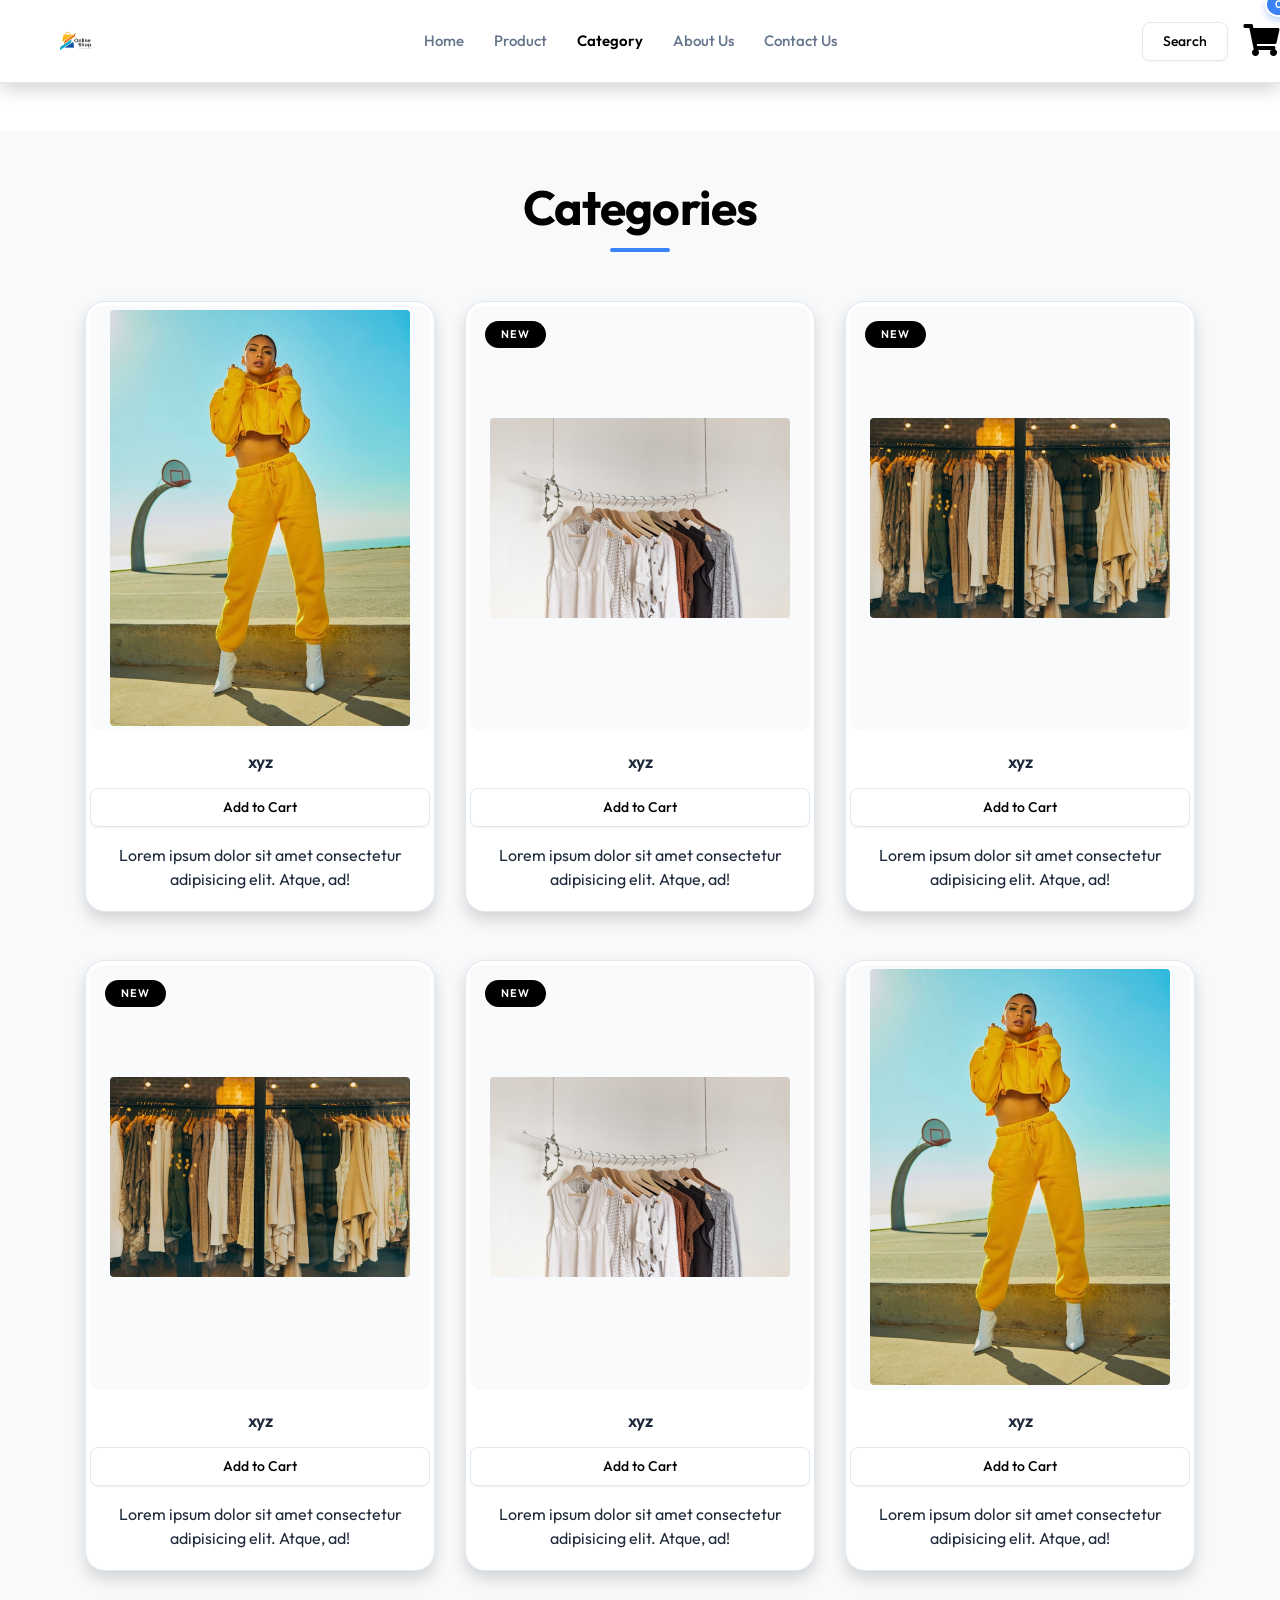
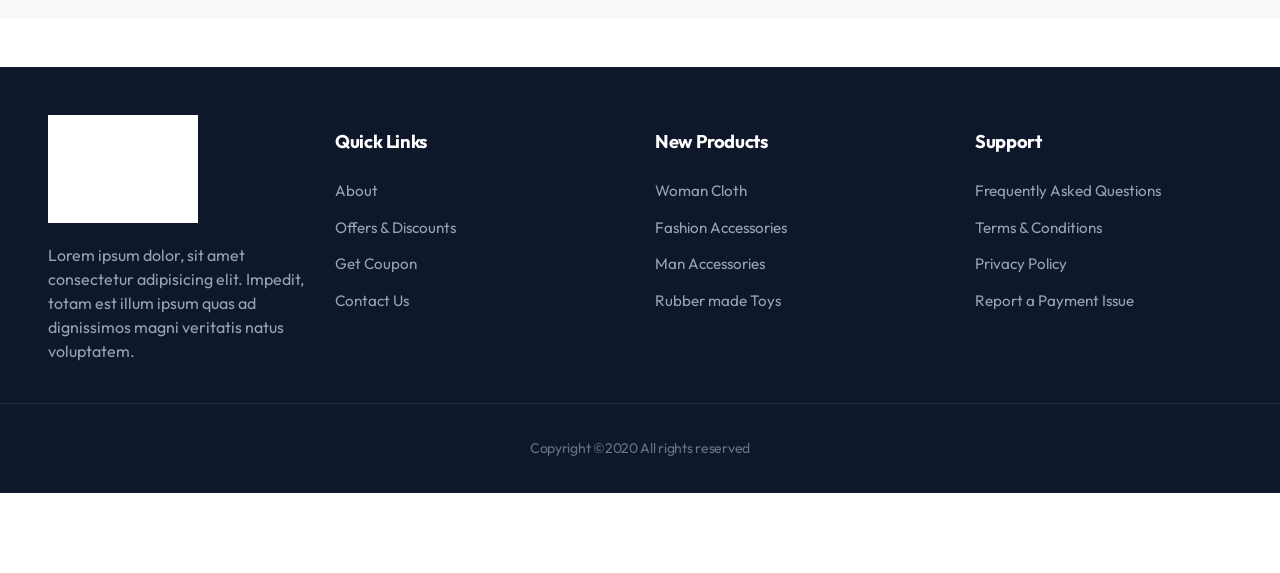
<file: category.html>
<!doctype html>
<html lang="en">

<head>
    <!-- Required meta tags -->
    <meta charset="utf-8">
    <meta name="viewport" content="width=device-width, initial-scale=1, shrink-to-fit=no">
    <!-- Bootstrap CSS -->
    <link rel="stylesheet" href="https://stackpath.bootstrapcdn.com/bootstrap/4.5.2/css/bootstrap.min.css"
        integrity="sha384-JcKb8q3iqJ61gNV9KGb8thSsNjpSL0n8PARn9HuZOnIxN0hoP+VmmDGMN5t9UJ0Z" crossorigin="anonymous">
    <!-- style.css For Custom Styling -->
    <link rel="stylesheet" href="css/style.css">
    <!-- fontawesome cdn For Icons -->
    <link rel="stylesheet" href="https://cdnjs.cloudflare.com/ajax/libs/font-awesome/5.10.0/css/all.min.css"
        integrity="sha512-PgQMlq+nqFLV4ylk1gwUOgm6CtIIXkKwaIHp/PAIWHzig/lKZSEGKEysh0TCVbHJXCLN7WetD8TFecIky75ZfQ=="
        crossorigin="anonymous" />
    <title>E-commerce website</title>
</head>

<body>
    <!-- ==============header menu section starts here==============-->
    <section class="header_menu" id="header_menu">
        <div class="container-fluid px-0 shadow">
            <nav class="navbar navbar-expand-lg navbar-light bg-light py-3 ">
                <a class="navbar-brand pl-5 pl-small-0" href="index.html">
                    <img src="assets/images/image.png" class="img img-fluid" width="120px" alt="logo">
                </a>
                <button class="navbar-toggler" type="button" data-toggle="collapse"
                    data-target="#navbarSupportedContent" aria-controls="navbarSupportedContent" aria-expanded="false"
                    aria-label="Toggle navigation">
                    <span class="navbar-toggler-icon"></span>
                </button>
                <div class="collapse navbar-collapse" id="navbarSupportedContent">
                    <ul class="navbar-nav mx-auto">
                        <li class="nav-item active">
                            <a class="nav-link" href="index.html">Home <span class="sr-only">(current)</span></a>
                        </li>
                        <li class="nav-item">
                            <a class="nav-link" href="product.html">Product</a>
                        </li>
                        <li class="nav-item">
                            <a class="nav-link" href="category.html">Category</a>
                        </li>
                        <li class="nav-item">
                            <a class="nav-link" href="about.html">About Us</a>
                        </li>
                        <li class="nav-item">
                            <a class="nav-link" href="contact.html">Contact Us</a>
                        </li>
                        <!-- <li class="nav-item dropdown">
<a class="nav-link dropdown-toggle" href="#" id="navbarDropdown"
role="button" data-toggle="dropdown"
aria-haspopup="true" aria-expanded="false">
Dropdown
</a>
<div class="dropdown-menu" aria-labelledby="navbarDropdown">
<a class="dropdown-item" href="#">Action</a>
<a class="dropdown-item" href="#">Another action</a>
<div class="dropdown-divider"></div>
<a class="dropdown-item" href="#">Something else here</a>
</div>
</li> -->
                    </ul>
                    <div class="search mr-3">
                        <a href="search.html" class="btn btn-sm btn-outline-primary">
                            Search
                        </a>
                    </div>
                    <div class="cart">
                        <a href="cart.html">
                            <i class="fas fa-shopping-cart fa-2x"></i>
                            <span class="badge badge-pill badge-primary">24</span>
                        </a>
                    </div>
                </div>
            </nav>
        </div>
    </section>
    <!-- ==============header menu section ends here============== -->

    <!-- ==============category starts here============== -->
    <section class="products py-5 my-5 bg-light" id="products">
        <div class="container ">
            <div class="section_title text-center mb-5">
                <h1 class="text-capitalize">Categories</h1>
            </div>
            <div class="row mb-5">
                <div class="col-md-4 col-12">
                    <div class="single_product shadow text-center p-1">
                        <div class="product_img">
                            <a href="product.html"><img src="assets/images/category1.jpg" class="img img-fluid rounded"
                                    alt=""></a>
                        </div>
                        <div class="product-caption my-3">
                            <h4><a href="product.html">xyz</a></h4>
                        </div>
                        <div class="mt-3">
                            <p>
                                Lorem ipsum dolor sit amet consectetur adipisicing elit. Atque, ad!
                            </p>
                        </div>
                    </div>
                </div>
                <div class="col-md-4 col-12">
                    <div class="single_product shadow text-center p-1 mt-small-5
mb-small-5">
                        <div class="product_img">
                            <a href="product.html"><img src="assets/images/category2.jpg" class="img img-fluid rounded"
                                    alt=""></a>
                            <div class="new_product">
                                <span class="badge py-2 px-3 badge-pill
badge-danger">New</span>
                            </div>
                        </div>
                        <div class="product-caption my-3">
                            <h4><a href="product.html">xyz</a></h4>
                        </div>
                        <div class="mt-3">
                            <p>
                                Lorem ipsum dolor sit amet consectetur adipisicing elit. Atque, ad!
                            </p>
                        </div>
                    </div>
                </div>
                <div class="col-md-4 col-12">
                    <div class="single_product shadow text-center p-1">
                        <div class="product_img">
                            <a href="product.html"><img src="assets/images/category3.jpg" class="img img-fluid rounded"
                                    alt=""></a>
                            <div class="new_product">
                                <span class="badge py-2 px-3 badge-pill
badge-danger">New</span>
                            </div>
                        </div>
                        <div class="product-caption my-3">
                            <h4><a href="product.html">xyz</a></h4>
                        </div>
                        <div class="mt-3">
                            <p>
                                Lorem ipsum dolor sit amet consectetur adipisicing elit. Atque, ad!
                            </p>
                        </div>
                    </div>
                </div>
            </div>
            <div class="row">
                <div class="col-md-4 col-12">
                    <div class="single_product shadow text-center p-1">
                        <div class="product_img">
                            <a href="product.html"><img src="assets/images/category3.jpg" class="img img-fluid rounded"
                                    alt=""></a>
                            <div class="new_product">
                                <span class="badge py-2 px-3 badge-pill
badge-danger">New</span>
                            </div>
                        </div>
                        <div class="product-caption my-3">
                            <h4><a href="product.html">xyz</a></h4>
                        </div>
                        <div class="mt-3">
                            <p>
                                Lorem ipsum dolor sit amet consectetur adipisicing elit. Atque, ad!
                            </p>
                        </div>
                    </div>
                </div>
                <div class="col-md-4 col-12">
                    <div class="single_product shadow text-center p-1 mt-small-5
mb-small-5">
                        <div class="product_img">
                            <a href="product.html"><img src="assets/images/category2.jpg" class="img img-fluid rounded"
                                    alt=""></a>
                            <div class="new_product">
                                <span class="badge py-2 px-3 badge-pill
badge-danger">New</span>
                            </div>
                        </div>
                        <div class="product-caption my-3">
                            <h4><a href="product.html">xyz</a></h4>
                        </div>
                        <div class="mt-3">
                            <p>
                                Lorem ipsum dolor sit amet consectetur adipisicing elit. Atque, ad!
                            </p>
                        </div>
                    </div>
                </div>
                <div class="col-md-4 col-12">
                    <div class="single_product shadow text-center p-1">
                        <div class="product_img">
                            <a href="product.html"><img src="assets/images/category1.jpg" class="img img-fluid rounded"
                                    alt=""></a>
                        </div>
                        <div class="product-caption my-3">
                            <h4><a href="product.html">xyz</a></h4>
                        </div>
                        <div class="mt-3">
                            <p>
                                Lorem ipsum dolor sit amet consectetur adipisicing elit. Atque, ad!
                            </p>
                        </div>
                    </div>
                </div>
            </div>
        </div>
    </section>
    <!-- ==============category ends here============== -->

    <!-- ==============footer starts here============== -->
    <section class="footer_section pt-5 pb-2" id="footer_section">
        <footer>
            <div class="container-fluid">
                <div class="row">
                    <div class="col-md-3 col-6 pl-5 pl-small-15">
                        <div class="footer_title">
                            <a href="index.html"><img src="assets/images/image.png" width="150px" class="img img-fluid"
                                    alt="logo"></a>
                        </div>
                        <div>
                            Lorem ipsum dolor, sit amet consectetur adipisicing elit. Impedit, totam est
                            illum ipsum quas ad
                            dignissimos magni veritatis natus voluptatem.
                        </div>
                    </div>
                    <div class="col-md-3 col-6">
                        <div class="footer_title pt-3 mb-3">
                            <h3>Quick Links</h3>
                        </div>
                        <div class="footer_links">
                            <ul>
                                <li><a href="about.html">About</a></li>
                                <li><a href="javascript:;">Offers & Discounts</a></li>
                                <li><a href="javascript:;">Get Coupon</a></li>
                                <li><a href="contact.html">Contact Us</a></li>
                            </ul>
                        </div>
                    </div>
                    <div class="col-md-3 col-6">
                        <div class="footer_title pt-3 mb-3">
                            <h3>New Products</h3>
                        </div>
                        <div class="footer_links">
                            <ul>
                                <li><a href="javascript:;">Woman Cloth</a></li>
                                <li><a href="javascript:;">Fashion Accessories</a></li>
                                <li><a href="javascript:;">Man Accessories</a></li>
                                <li><a href="javascript:;">Rubber made Toys</a></li>
                            </ul>
                        </div>
                    </div>
                    <div class="col-md-3 col-6">
                        <div class="footer_title pt-3 mb-3">
                            <h3>Support</h3>
                        </div>
                        <div class="footer_links">
                            <ul>
                                <li><a href="javascript:;">Frequently Asked Questions</a></li>
                                <li><a href="javascript:;">Terms & Conditions</a></li>
                                <li><a href="javascript:;">Privacy Policy</a></li>
                                <li><a href="javascript:;">Report a Payment Issue</a></li>
                            </ul>
                        </div>
                    </div>
                </div>
            </div>
            <div class="border-top">
                <h6 class="text-center mt-3">Copyright ©2020 All rights reserved
                </h6>
            </div>
        </footer>
    </section>
    <div class="backtop">
        <a id="button" href="#top" class="btn btn-lg btn-outline-danger" role="button">
            <i class="fas fa-chevron-up text-dark"></i>
        </a>
    </div>
    <!-- ==============footer ends here============== -->


    <script src="https://code.jquery.com/jquery-3.5.1.slim.min.js"
        integrity="sha384-DfXdz2htPH0lsSSs5nCTpuj/zy4C+OGpamoFVy38MVBnE+IbbVYUew+OrCXaRkfj"
        crossorigin="anonymous"></script>
    <script src="https://cdn.jsdelivr.net/npm/popper.js@1.16.1/dist/umd/popper.min.js"
        integrity="sha384-9/reFTGAW83EW2RDu2S0VKaIzap3H66lZH81PoYlFhbGU+6BZp6G7niu735Sk7lN"
        crossorigin="anonymous"></script>
    <script src="https://stackpath.bootstrapcdn.com/bootstrap/4.5.2/js/bootstrap.min.js"
        integrity="sha384-B4gt1jrGC7Jh4AgTPSdUtOBvfO8shuf57BaghqFfPlYxofvL8/KUEfYiJOMMV+rV"
        crossorigin="anonymous"></script>
<script src="js/script.js"></script><script src="js/products.js"></script><script src="js/cart.js"></script><script src="js/forms.js"></script></body>

</html>
</file>
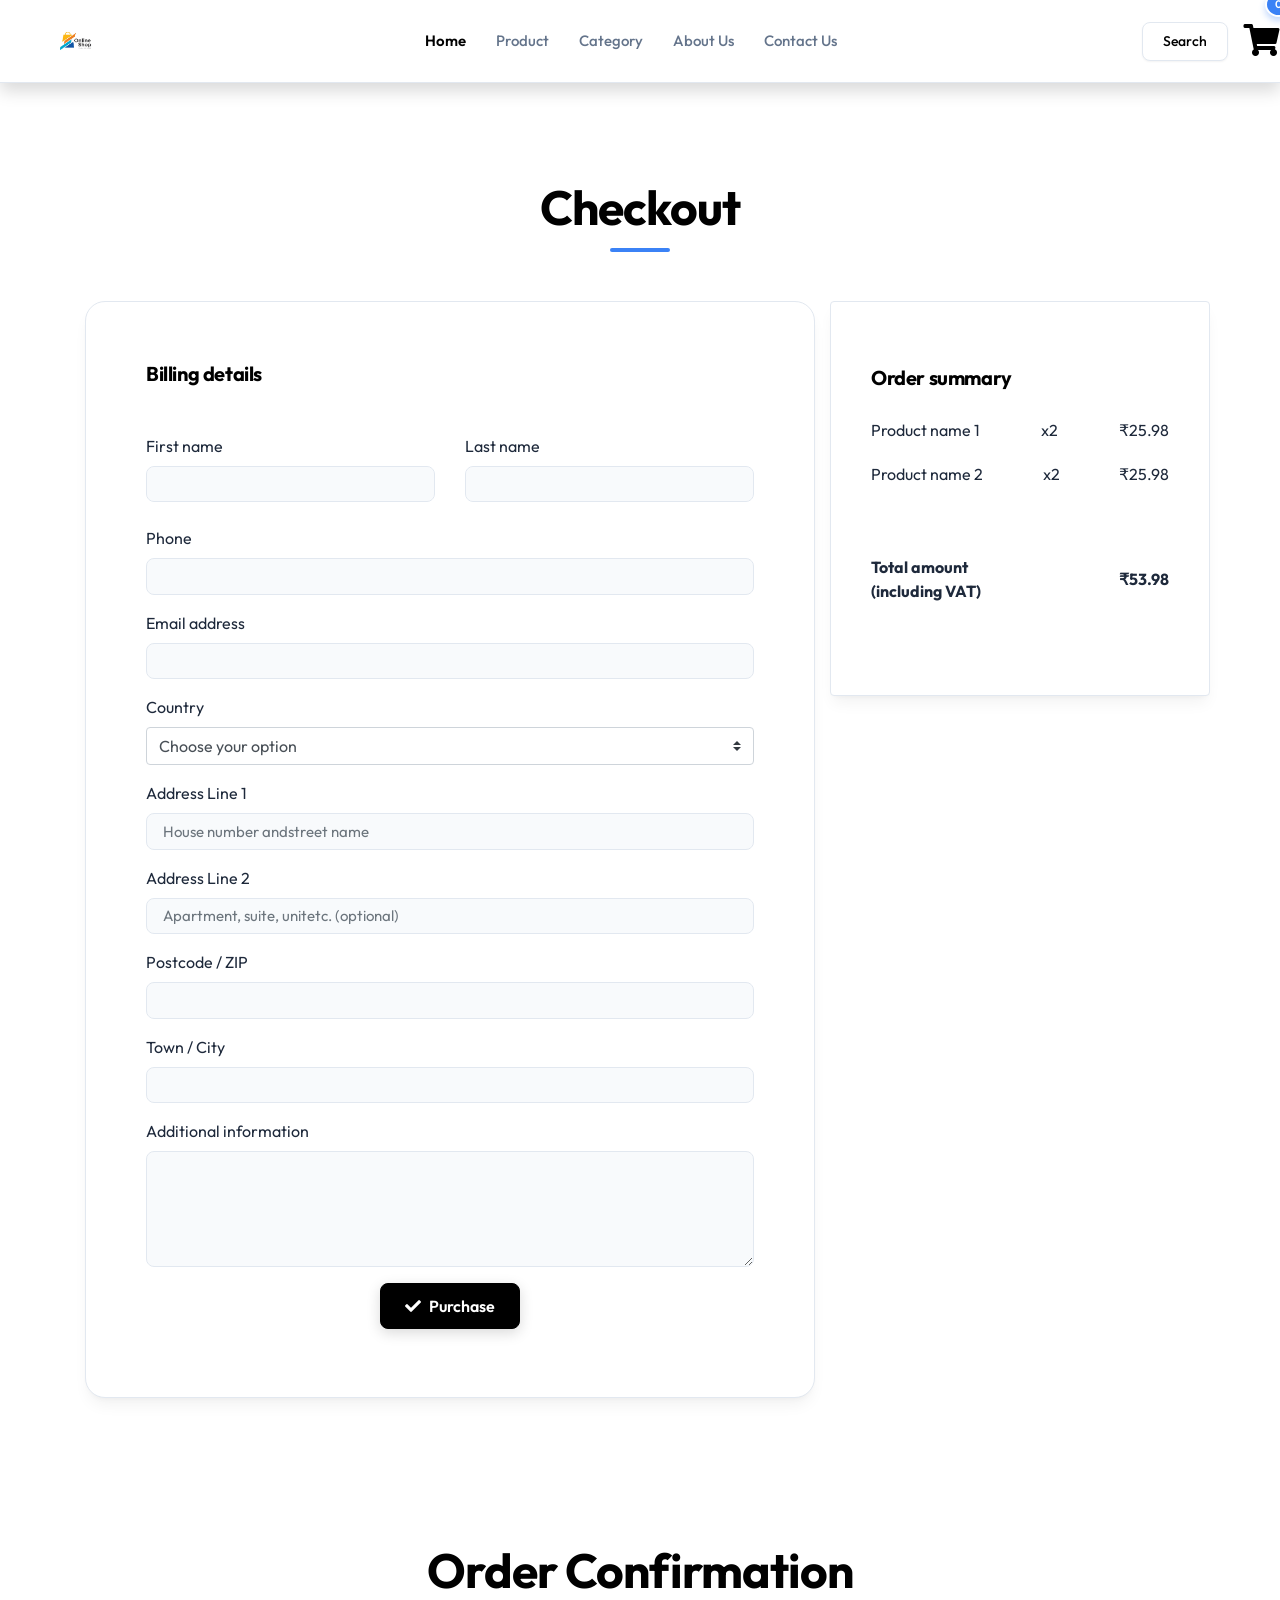
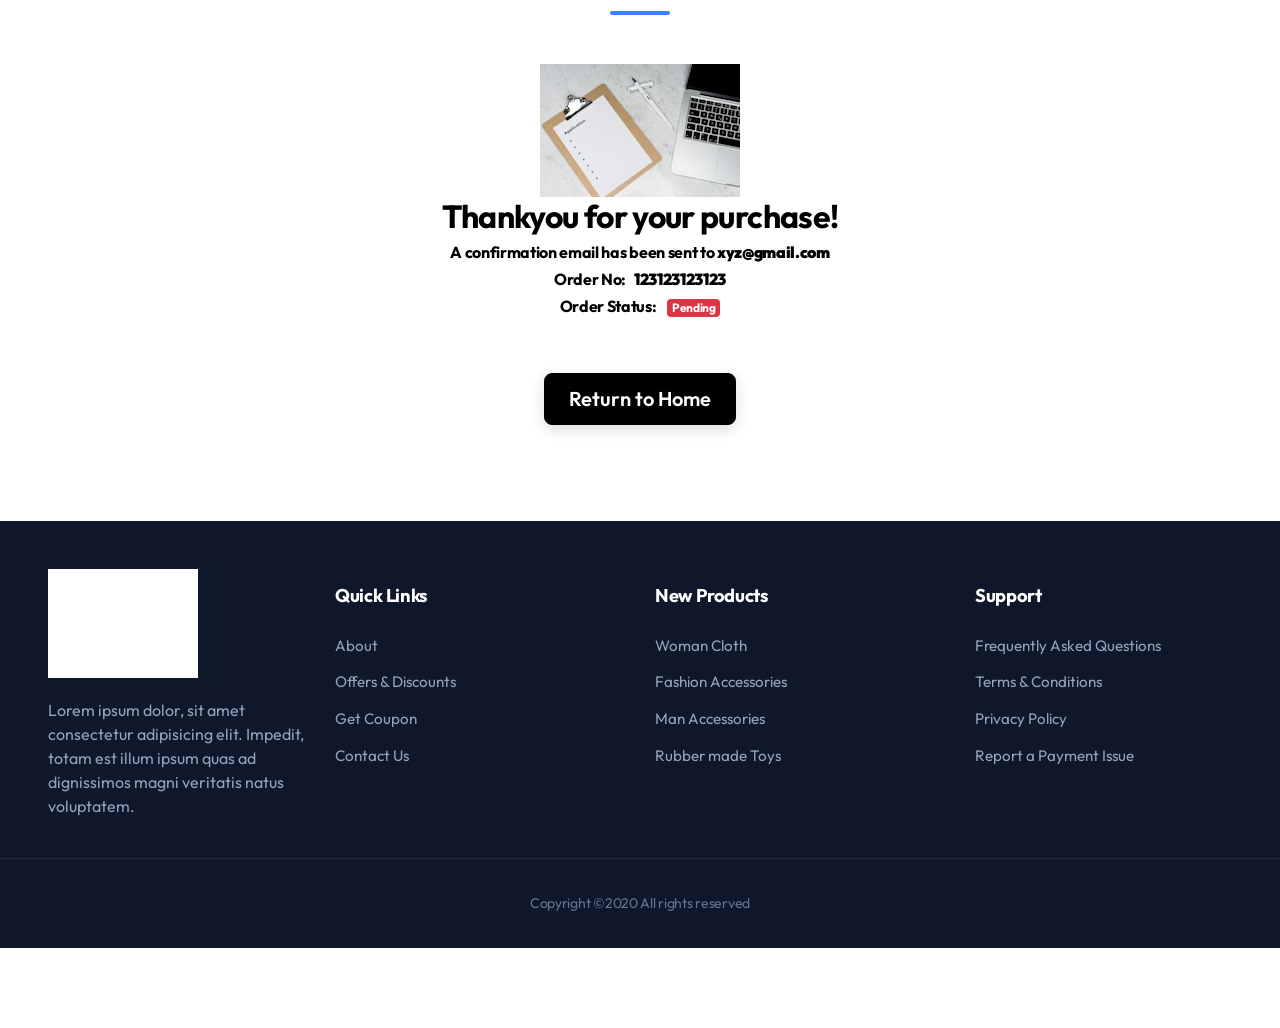
<file: checkout.html>
<!doctype html>
<html lang="en">

<head>
    <!-- Required meta tags -->
    <meta charset="utf-8">
    <meta name="viewport" content="width=device-width, initial-scale=1, shrink-to-fit=no">
    <!-- Bootstrap CSS -->
    <link rel="stylesheet" href="https://stackpath.bootstrapcdn.com/bootstrap/4.5.2/css/bootstrap.min.css"
        integrity="sha384-JcKb8q3iqJ61gNV9KGb8thSsNjpSL0n8PARn9HuZOnIxN0hoP+VmmDGMN5t9UJ0Z" crossorigin="anonymous">
    <!-- style.css For Custom Styling -->
    <link rel="stylesheet" href="css/style.css">
    <!-- fontawesome cdn For Icons -->
    <link rel="stylesheet" href="https://cdnjs.cloudflare.com/ajax/libs/font-awesome/5.10.0/css/all.min.css"
        integrity="sha512-PgQMlq+nqFLV4ylk1gwUOgm6CtIIXkKwaIHp/PAIWHzig/lKZSEGKEysh0TCVbHJXCLN7WetD8TFecIky75ZfQ=="
        crossorigin="anonymous" />
    <title>E-commerce website</title>
</head>

<body>
    <!-- ==============header menu section starts here==============-->
    <section class="header_menu" id="header_menu">
        <div class="container-fluid px-0 shadow">
            <nav class="navbar navbar-expand-lg navbar-light bg-light py-3 ">
                <a class="navbar-brand pl-5 pl-small-0" href="index.html">
                    <img src="assets/images/image.png" class="img img-fluid" width="120px" alt="logo">
                </a>
                <button class="navbar-toggler" type="button" data-toggle="collapse"
                    data-target="#navbarSupportedContent" aria-controls="navbarSupportedContent" aria-expanded="false"
                    aria-label="Toggle navigation">
                    <span class="navbar-toggler-icon"></span>
                </button>
                <div class="collapse navbar-collapse" id="navbarSupportedContent">
                    <ul class="navbar-nav mx-auto">
                        <li class="nav-item active">
                            <a class="nav-link" href="index.html">Home <span class="sr-only">(current)</span></a>
                        </li>
                        <li class="nav-item">
                            <a class="nav-link" href="product.html">Product</a>
                        </li>
                        <li class="nav-item">
                            <a class="nav-link" href="category.html">Category</a>
                        </li>
                        <li class="nav-item">
                            <a class="nav-link" href="about.html">About Us</a>
                        </li>
                        <li class="nav-item">
                            <a class="nav-link" href="contact.html">Contact Us</a>
                        </li>
                        <!-- <li class="nav-item dropdown">
<a class="nav-link dropdown-toggle" href="#" id="navbarDropdown"
role="button" data-toggle="dropdown"
aria-haspopup="true" aria-expanded="false">
Dropdown
</a>
<div class="dropdown-menu" aria-labelledby="navbarDropdown">
<a class="dropdown-item" href="#">Action</a>
<a class="dropdown-item" href="#">Another action</a>
<div class="dropdown-divider"></div>
<a class="dropdown-item" href="#">Something else here</a>
</div>
</li> -->
                    </ul>
                    <div class="search mr-3">
                        <a href="search.html" class="btn btn-sm btn-outline-primary">
                            Search
                        </a>
                    </div>
                    <div class="cart">
                        <a href="cart.html">
                            <i class="fas fa-shopping-cart fa-2x"></i>
                            <span class="badge badge-pill badge-primary">24</span>
                        </a>
                    </div>
                </div>
            </nav>
        </div>
    </section>
    <!-- ==============header menu section ends here============== -->

    <!-- ==============Checkout starts here============== -->
    <section class="Checkout py-5 my-5" id="Checkout">
        <div class="container ">
            <div class="section_title text-center mb-5">
                <h1 class="text-capitalize">Checkout</h1>
            </div>
            <div class="row">
                <!--Grid column-->
                <div class="col-lg-8">
                    <!-- Card -->
                    <div class="card bg_checkout_1 pb-5">
                        <div class="card-body">
                            <h5 class="mb-5">Billing details</h5>
                            <!-- Grid row -->
                            <div class="row">
                                <!-- Grid column -->
                                <div class="col-lg-6">
                                    <!-- First name -->
                                    <div class="form-group mb-0 mb-lg-4">
                                        <label for="firstName">First name</label>
                                        <input type="text" id="firstName" class="form-control mb-0
mb-lg-2">
                                    </div>
                                </div>
                                <!-- Grid column -->
                                <!-- Grid column -->
                                <div class="col-lg-6">
                                    <!-- Last name -->
                                    <div class="form-group md-outline">
                                        <label for="lastName">Last name</label>
                                        <input type="text" id="lastName" class="form-control">
                                    </div>
                                </div>
                                <!-- Grid column -->
                            </div>
                            <!-- Grid row -->
                            <!-- Phone -->
                            <div class="form-group">
                                <label for="form18">Phone</label>
                                <input type="number" id="form18" class="form-control">
                            </div>
                            <!-- Email address -->
                            <div class="form-group">
                                <label for="form19">Email address</label>
                                <input type="email" id="form19" class="form-control">
                            </div>
                            <!-- Country -->
                            <div class="d-flex flex-wrap">
                                <div class="w-100">
                                    <label>Country</label>
                                    <select class="custom-select form-group">
                                        <option value="" selected>Choose your option</option>
                                        <option value="1">Option 1</option>
                                        <option value="2">Option 2</option>
                                        <option value="3">Option 3</option>
                                    </select>
                                </div>
                            </div>
                            <!-- Address Part 1 -->
                            <div class="form-group">
                                <label for="form14">Address Line 1</label>
                                <input type="text" id="form14" placeholder="House number and
street name" class="form-control">
                            </div>
                            <!-- Address Part 2 -->
                            <div class="form-group">
                                <label for="form15">Address Line 2</label>
                                <input type="text" id="form15" placeholder="Apartment, suite, unit
etc. (optional)" class="form-control">
                            </div>
                            <!-- Postcode / ZIP -->
                            <div class="form-group">
                                <label for="form16">Postcode / ZIP</label>
                                <input type="text" id="form16" class="form-control">
                            </div>
                            <!-- Town / City -->
                            <div class="form-group">
                                <label for="form17">Town / City</label>
                                <input type="text" id="form17" class="form-control">
                            </div>
                            <!-- Additional information -->
                            <div class="form-group">
                                <label for="form76">Additional information</label>
                                <textarea id="form76" class="md-textarea form-control" rows="4"></textarea>
                            </div>
                            <!-- <button class="btn btn-success"><i class="fa fa-check"></i>
Purchase</button> -->
                            <div class="text-center">
                                <a href="order_confirmation.html" class="btn btn-primary">
                                    <i class="fa fa-check mr-2"></i>Purchase
                                </a>
                            </div>
                        </div>
                    </div>
                    <!-- Card -->
                </div>
                <!--Grid column-->
                <!--Grid column-->
                <div class="col-lg-4 bg_checkout_1 h-25 rounded">
                    <!-- Card -->
                    <div class="mb-3">
                        <div class="pt-4">
                            <h5 class="mb-3">Order summary</h5>
                            <ul class="list-group list-group-flush">
                                <li class="list-group-item d-flex justify-content-between
align-items-center border-0 px-0 pb-2">
                                    <span>Product name 1</span>
                                    <span>x2</span>
                                    <span>₹25.98</span>
                                </li>
                                <li class="list-group-item d-flex justify-content-between
align-items-center border-0 px-0 pb-2">
                                    <span>Product name 2</span>
                                    <span>x2</span>
                                    <span>₹25.98</span>
                                </li>
                                <li class="list-group-item d-flex justify-content-between
align-items-center border-top px-0 mb-3">
                                    <div>
                                        <strong>Total amount</strong>
                                        <strong>
                                            <p class="mb-0">(including VAT)</p>
                                        </strong>
                                    </div>
                                    <span><strong>₹53.98</strong></span>
                                </li>
                            </ul>
                        </div>
                    </div>
                    <!-- Card -->
                </div>
                <!--Grid column-->
            </div>
        </div>
    </section>
    <!-- ==============Checkout ends here============== -->

    <!-- ==============order_confirmation starts here============== -->
    <section class="order_confirmation py-5 my-5" id="order_confirmation">
        <div class="container ">
            <div class="section_title text-center mb-5">
                <h1 class="text-capitalize">order confirmation</h1>
            </div>
            <div class="row">
                <div class="col-md-6 mx-auto text-center">
                    <div>
                        <img src="assets/images/success_tick.png" class="img img-fluid" alt="image">
                    </div>
                    <div>
                        <h2>Thankyou for your purchase!</h2>
                        <h6>A confirmation email has been sent to
                            <b>xyz@gmail.com</b>
                        </h6>
                        <h6><span class="mr-2">Order
                                No:</span><span><b>123123123123</b></span></h6>
                        <h6>
                            <span class="mr-2">Order Status:</span>
                            <span>
                                <b>
                                    <span class="badge badge-danger">Pending</span>
                                </b>
                            </span>
                        </h6>
                        <a href="index.html" class="btn btn-primary btn-lg mt-5">Return to
                            Home</a>
                    </div>
                </div>
            </div>
        </div>
    </section>
    <!-- ==============order confirmation ends here============== -->

    <!-- ==============footer starts here============== -->
    <section class="footer_section pt-5 pb-2" id="footer_section">
        <footer>
            <div class="container-fluid">
                <div class="row">
                    <div class="col-md-3 col-6 pl-5 pl-small-15">
                        <div class="footer_title">
                            <a href="index.html"><img src="assets/images/image.png" width="150px" class="img img-fluid"
                                    alt="logo"></a>
                        </div>
                        <div>
                            Lorem ipsum dolor, sit amet consectetur adipisicing elit. Impedit, totam est
                            illum ipsum quas ad
                            dignissimos magni veritatis natus voluptatem.
                        </div>
                    </div>
                    <div class="col-md-3 col-6">
                        <div class="footer_title pt-3 mb-3">
                            <h3>Quick Links</h3>
                        </div>
                        <div class="footer_links">
                            <ul>
                                <li><a href="about.html">About</a></li>
                                <li><a href="javascript:;">Offers & Discounts</a></li>
                                <li><a href="javascript:;">Get Coupon</a></li>
                                <li><a href="contact.html">Contact Us</a></li>
                            </ul>
                        </div>
                    </div>
                    <div class="col-md-3 col-6">
                        <div class="footer_title pt-3 mb-3">
                            <h3>New Products</h3>
                        </div>
                        <div class="footer_links">
                            <ul>
                                <li><a href="javascript:;">Woman Cloth</a></li>
                                <li><a href="javascript:;">Fashion Accessories</a></li>
                                <li><a href="javascript:;">Man Accessories</a></li>
                                <li><a href="javascript:;">Rubber made Toys</a></li>
                            </ul>
                        </div>
                    </div>
                    <div class="col-md-3 col-6">
                        <div class="footer_title pt-3 mb-3">
                            <h3>Support</h3>
                        </div>
                        <div class="footer_links">
                            <ul>
                                <li><a href="javascript:;">Frequently Asked Questions</a></li>
                                <li><a href="javascript:;">Terms & Conditions</a></li>
                                <li><a href="javascript:;">Privacy Policy</a></li>
                                <li><a href="javascript:;">Report a Payment Issue</a></li>
                            </ul>
                        </div>
                    </div>
                </div>
            </div>
            <div class="border-top">
                <h6 class="text-center mt-3">Copyright ©2020 All rights reserved
                </h6>
            </div>
        </footer>
    </section>
    <div class="backtop">
        <a id="button" href="#top" class="btn btn-lg btn-outline-danger" role="button">
            <i class="fas fa-chevron-up text-dark"></i>
        </a>
    </div>
    <!-- ==============footer ends here============== -->


    <script src="https://code.jquery.com/jquery-3.5.1.slim.min.js"
        integrity="sha384-DfXdz2htPH0lsSSs5nCTpuj/zy4C+OGpamoFVy38MVBnE+IbbVYUew+OrCXaRkfj"
        crossorigin="anonymous"></script>
    <script src="https://cdn.jsdelivr.net/npm/popper.js@1.16.1/dist/umd/popper.min.js"
        integrity="sha384-9/reFTGAW83EW2RDu2S0VKaIzap3H66lZH81PoYlFhbGU+6BZp6G7niu735Sk7lN"
        crossorigin="anonymous"></script>
    <script src="https://stackpath.bootstrapcdn.com/bootstrap/4.5.2/js/bootstrap.min.js"
        integrity="sha384-B4gt1jrGC7Jh4AgTPSdUtOBvfO8shuf57BaghqFfPlYxofvL8/KUEfYiJOMMV+rV"
        crossorigin="anonymous"></script>
<script src="js/script.js"></script><script src="js/products.js"></script><script src="js/cart.js"></script><script src="js/forms.js"></script></body>

</html>
</file>
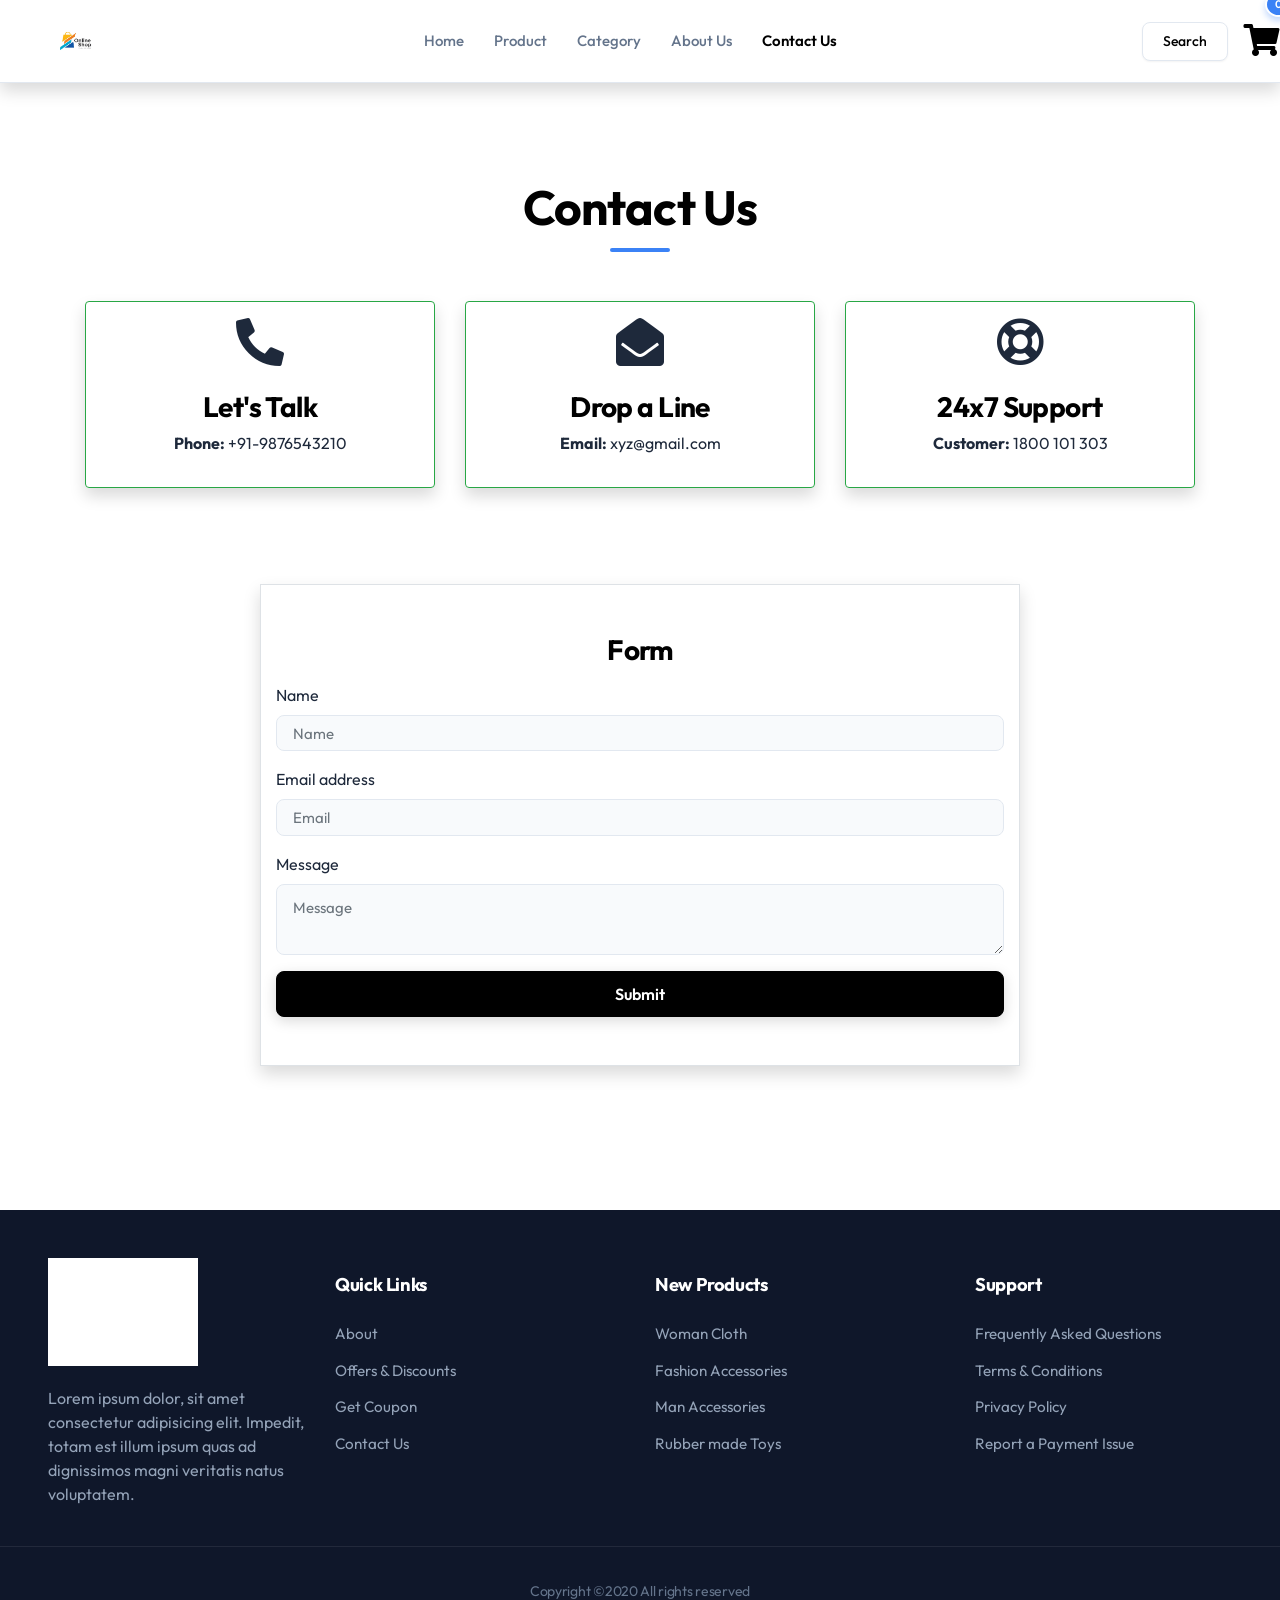
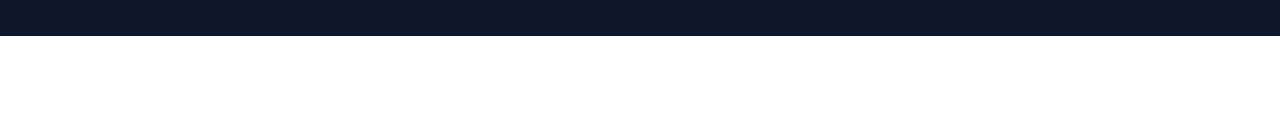
<file: contact.html>
<!doctype html>
<html lang="en">

<head>
    <!-- Required meta tags -->
    <meta charset="utf-8">
    <meta name="viewport" content="width=device-width, initial-scale=1, shrink-to-fit=no">
    <!-- Bootstrap CSS -->
    <link rel="stylesheet" href="https://stackpath.bootstrapcdn.com/bootstrap/4.5.2/css/bootstrap.min.css"
        integrity="sha384-JcKb8q3iqJ61gNV9KGb8thSsNjpSL0n8PARn9HuZOnIxN0hoP+VmmDGMN5t9UJ0Z" crossorigin="anonymous">
    <!-- style.css For Custom Styling -->
    <link rel="stylesheet" href="css/style.css">
    <!-- fontawesome cdn For Icons -->
    <link rel="stylesheet" href="https://cdnjs.cloudflare.com/ajax/libs/font-awesome/5.10.0/css/all.min.css"
        integrity="sha512-PgQMlq+nqFLV4ylk1gwUOgm6CtIIXkKwaIHp/PAIWHzig/lKZSEGKEysh0TCVbHJXCLN7WetD8TFecIky75ZfQ=="
        crossorigin="anonymous" />
    <title>E-commerce website</title>
</head>

<body>
    <!-- ==============header menu section starts here==============-->
    <section class="header_menu" id="header_menu">
        <div class="container-fluid px-0 shadow">
            <nav class="navbar navbar-expand-lg navbar-light bg-light py-3 ">
                <a class="navbar-brand pl-5 pl-small-0" href="index.html">
                    <img src="assets/images/image.png" class="img img-fluid" width="120px" alt="logo">
                </a>
                <button class="navbar-toggler" type="button" data-toggle="collapse"
                    data-target="#navbarSupportedContent" aria-controls="navbarSupportedContent" aria-expanded="false"
                    aria-label="Toggle navigation">
                    <span class="navbar-toggler-icon"></span>
                </button>
                <div class="collapse navbar-collapse" id="navbarSupportedContent">
                    <ul class="navbar-nav mx-auto">
                        <li class="nav-item active">
                            <a class="nav-link" href="index.html">Home <span class="sr-only">(current)</span></a>
                        </li>
                        <li class="nav-item">
                            <a class="nav-link" href="product.html">Product</a>
                        </li>
                        <li class="nav-item">
                            <a class="nav-link" href="category.html">Category</a>
                        </li>
                        <li class="nav-item">
                            <a class="nav-link" href="about.html">About Us</a>
                        </li>
                        <li class="nav-item">
                            <a class="nav-link" href="contact.html">Contact Us</a>
                        </li>
                        <!-- <li class="nav-item dropdown">
<a class="nav-link dropdown-toggle" href="#" id="navbarDropdown"
role="button" data-toggle="dropdown"
aria-haspopup="true" aria-expanded="false">
Dropdown
</a>
<div class="dropdown-menu" aria-labelledby="navbarDropdown">
<a class="dropdown-item" href="#">Action</a>
<a class="dropdown-item" href="#">Another action</a>
<div class="dropdown-divider"></div>
<a class="dropdown-item" href="#">Something else here</a>
</div>
</li> -->
                    </ul>
                    <div class="search mr-3">
                        <a href="search.html" class="btn btn-sm btn-outline-primary">
                            Search
                        </a>
                    </div>
                    <div class="cart">
                        <a href="cart.html">
                            <i class="fas fa-shopping-cart fa-2x"></i>
                            <span class="badge badge-pill badge-primary">24</span>
                        </a>
                    </div>
                </div>
            </nav>
        </div>
    </section>
    <!-- ==============header menu section ends here============== -->

    <!-- ==============contact starts here============== -->
    <section class="contact py-5 my-5" id="contact">
        <div class="container ">
            <div class="section_title text-center mb-5">
                <h1 class="text-capitalize">Contact Us</h1>
            </div>
            <div class="row mb-5">
                <div class="col-md-4 col-12">
                    <div class="border border-success rounded shadow text-center p-3">
                        <div class="mb-4">
                            <i class="fas fa-phone-alt fa-3x"></i>
                        </div>
                        <div>
                            <h3>Let's Talk</h3>
                            <p><b>Phone:</b> +91-9876543210</p>
                        </div>
                    </div>
                </div>
                <div class="col-md-4 col-12">
                    <div class="border border-success rounded shadow text-center p-3">
                        <div class="mb-4">
                            <i class="fas fa-envelope-open fa-3x"></i>
                        </div>
                        <div>
                            <h3>Drop a Line</h3>
                            <p><b>Email:</b> xyz@gmail.com</p>
                        </div>
                    </div>
                </div>
                <div class="col-md-4 col-12">
                    <div class="border border-success rounded shadow text-center p-3">
                        <div class="mb-4">
                            <i class="far fa-life-ring fa-3x"></i>
                        </div>
                        <div>
                            <h3>24x7 Support</h3>
                            <p><b>Customer:</b> 1800 101 303</p>
                        </div>
                    </div>
                </div>
            </div>
            <div class="row">
                <div class="col-md-8 col-10 mx-auto mb-3 my-5 py-5 border shadow">
                    <h3 class="text-center mb-3">Form</h3>
                    <form action="contact.html" method="POST" id="form">
                        <div class="form-group">
                            <label>Name</label>
                            <input name="name" id="name" type="text" placeholder="Name" class="form-control">
                        </div>
                        <div class="form-group">
                            <label>Email address</label>
                            <input name="email" id="email" type="email" placeholder="Email" class="form-control">
                        </div>
                        <div class="form-group">
                            <label>Message</label>
                            <textarea name="msg" id="msg" class="form-control" placeholder="Message"></textarea>
                        </div>
                        <button type="submit" class="btn btn-primary
btn-block">Submit</button>
                    </form>
                </div>
            </div>
        </div>
    </section>
    <!-- ==============contact ends here============== -->

    <!-- ==============footer starts here============== -->
    <section class="footer_section pt-5 pb-2" id="footer_section">
        <footer>
            <div class="container-fluid">
                <div class="row">
                    <div class="col-md-3 col-6 pl-5 pl-small-15">
                        <div class="footer_title">
                            <a href="index.html"><img src="assets/images/image.png" width="150px" class="img img-fluid"
                                    alt="logo"></a>
                        </div>
                        <div>
                            Lorem ipsum dolor, sit amet consectetur adipisicing elit. Impedit, totam est
                            illum ipsum quas ad
                            dignissimos magni veritatis natus voluptatem.
                        </div>
                    </div>
                    <div class="col-md-3 col-6">
                        <div class="footer_title pt-3 mb-3">
                            <h3>Quick Links</h3>
                        </div>
                        <div class="footer_links">
                            <ul>
                                <li><a href="about.html">About</a></li>
                                <li><a href="javascript:;">Offers & Discounts</a></li>
                                <li><a href="javascript:;">Get Coupon</a></li>
                                <li><a href="contact.html">Contact Us</a></li>
                            </ul>
                        </div>
                    </div>
                    <div class="col-md-3 col-6">
                        <div class="footer_title pt-3 mb-3">
                            <h3>New Products</h3>
                        </div>
                        <div class="footer_links">
                            <ul>
                                <li><a href="javascript:;">Woman Cloth</a></li>
                                <li><a href="javascript:;">Fashion Accessories</a></li>
                                <li><a href="javascript:;">Man Accessories</a></li>
                                <li><a href="javascript:;">Rubber made Toys</a></li>
                            </ul>
                        </div>
                    </div>
                    <div class="col-md-3 col-6">
                        <div class="footer_title pt-3 mb-3">
                            <h3>Support</h3>
                        </div>
                        <div class="footer_links">
                            <ul>
                                <li><a href="javascript:;">Frequently Asked Questions</a></li>
                                <li><a href="javascript:;">Terms & Conditions</a></li>
                                <li><a href="javascript:;">Privacy Policy</a></li>
                                <li><a href="javascript:;">Report a Payment Issue</a></li>
                            </ul>
                        </div>
                    </div>
                </div>
            </div>
            <div class="border-top">
                <h6 class="text-center mt-3">Copyright ©2020 All rights reserved
                </h6>
            </div>
        </footer>
    </section>
    <div class="backtop">
        <a id="button" href="#top" class="btn btn-lg btn-outline-danger" role="button">
            <i class="fas fa-chevron-up text-dark"></i>
        </a>
    </div>
    <!-- ==============footer ends here============== -->


    <script src="https://code.jquery.com/jquery-3.5.1.slim.min.js"
        integrity="sha384-DfXdz2htPH0lsSSs5nCTpuj/zy4C+OGpamoFVy38MVBnE+IbbVYUew+OrCXaRkfj"
        crossorigin="anonymous"></script>
    <script src="https://cdn.jsdelivr.net/npm/popper.js@1.16.1/dist/umd/popper.min.js"
        integrity="sha384-9/reFTGAW83EW2RDu2S0VKaIzap3H66lZH81PoYlFhbGU+6BZp6G7niu735Sk7lN"
        crossorigin="anonymous"></script>
    <script src="https://stackpath.bootstrapcdn.com/bootstrap/4.5.2/js/bootstrap.min.js"
        integrity="sha384-B4gt1jrGC7Jh4AgTPSdUtOBvfO8shuf57BaghqFfPlYxofvL8/KUEfYiJOMMV+rV"
        crossorigin="anonymous"></script>
<script src="js/script.js"></script><script src="js/products.js"></script><script src="js/cart.js"></script><script src="js/forms.js"></script></body>

</html>
</file>
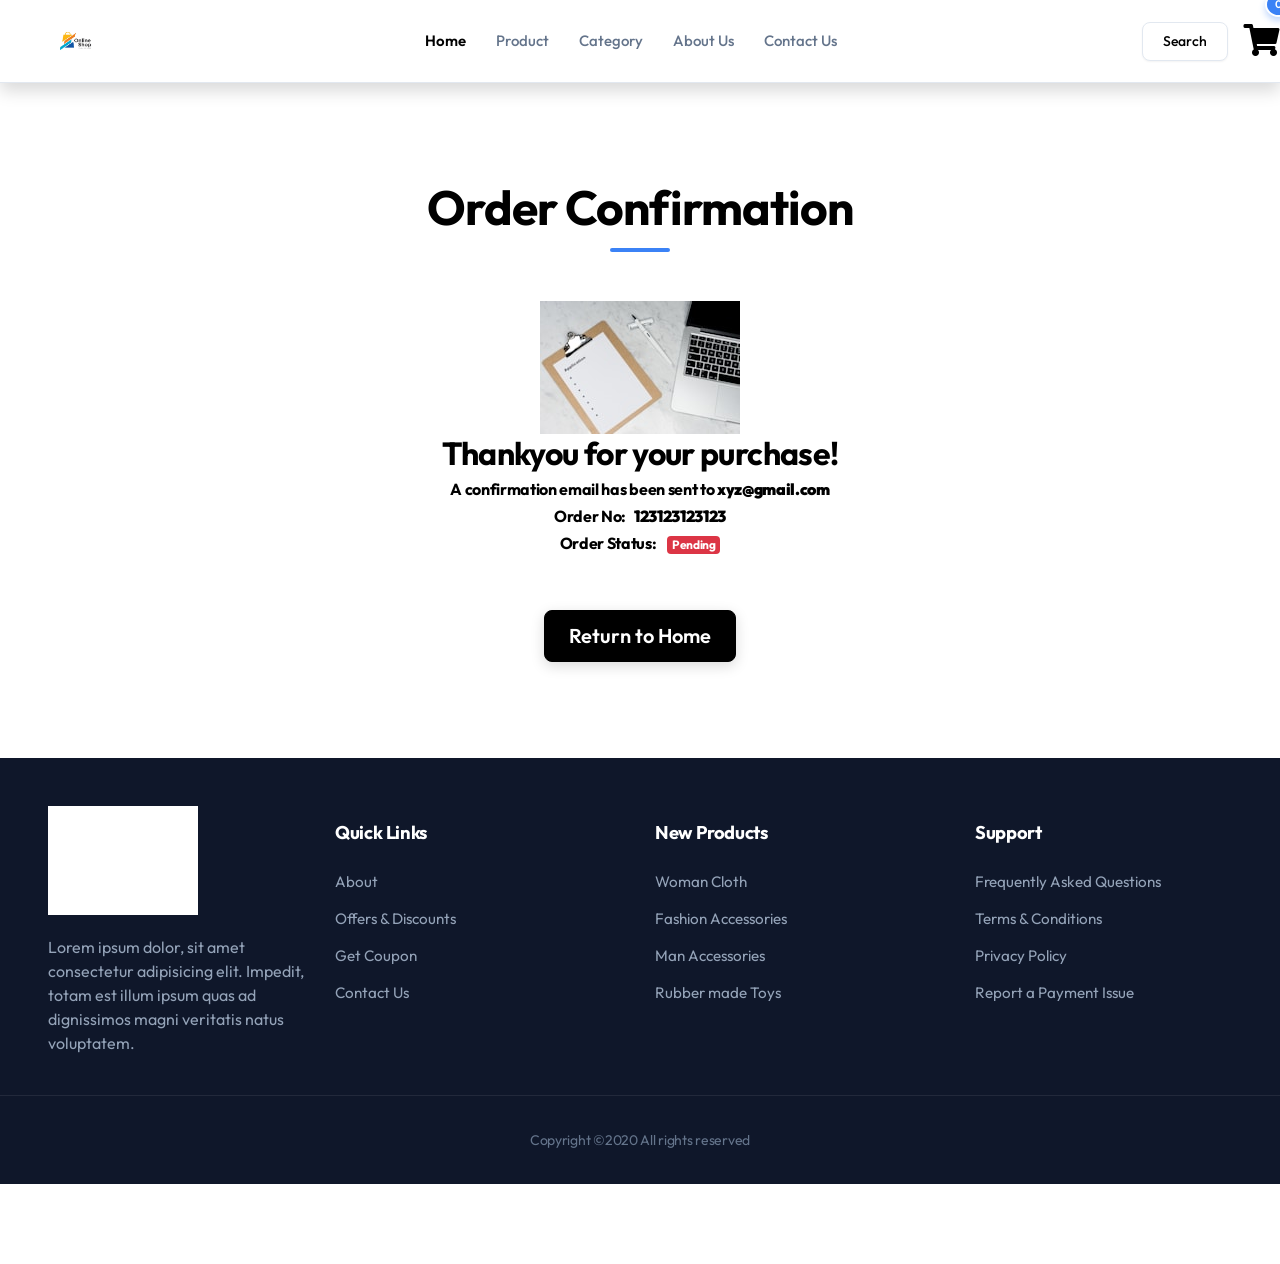
<file: order_configuration.html>
<!doctype html>
<html lang="en">

<head>
    <!-- Required meta tags -->
    <meta charset="utf-8">
    <meta name="viewport" content="width=device-width, initial-scale=1, shrink-to-fit=no">
    <!-- Bootstrap CSS -->
    <link rel="stylesheet" href="https://stackpath.bootstrapcdn.com/bootstrap/4.5.2/css/bootstrap.min.css"
        integrity="sha384-JcKb8q3iqJ61gNV9KGb8thSsNjpSL0n8PARn9HuZOnIxN0hoP+VmmDGMN5t9UJ0Z" crossorigin="anonymous">
    <!-- style.css For Custom Styling -->
    <link rel="stylesheet" href="css/style.css">
    <!-- fontawesome cdn For Icons -->
    <link rel="stylesheet" href="https://cdnjs.cloudflare.com/ajax/libs/font-awesome/5.10.0/css/all.min.css"
        integrity="sha512-PgQMlq+nqFLV4ylk1gwUOgm6CtIIXkKwaIHp/PAIWHzig/lKZSEGKEysh0TCVbHJXCLN7WetD8TFecIky75ZfQ=="
        crossorigin="anonymous" />
    <title>E-commerce website</title>
</head>

<body>
    <!-- ==============header menu section starts here==============-->
    <section class="header_menu" id="header_menu">
        <div class="container-fluid px-0 shadow">
            <nav class="navbar navbar-expand-lg navbar-light bg-light py-3 ">
                <a class="navbar-brand pl-5 pl-small-0" href="index.html">
                    <img src="assets/images/image.png" class="img img-fluid" width="120px" alt="logo">
                </a>
                <button class="navbar-toggler" type="button" data-toggle="collapse"
                    data-target="#navbarSupportedContent" aria-controls="navbarSupportedContent" aria-expanded="false"
                    aria-label="Toggle navigation">
                    <span class="navbar-toggler-icon"></span>
                </button>
                <div class="collapse navbar-collapse" id="navbarSupportedContent">
                    <ul class="navbar-nav mx-auto">
                        <li class="nav-item active">
                            <a class="nav-link" href="index.html">Home <span class="sr-only">(current)</span></a>
                        </li>
                        <li class="nav-item">
                            <a class="nav-link" href="product.html">Product</a>
                        </li>
                        <li class="nav-item">
                            <a class="nav-link" href="category.html">Category</a>
                        </li>
                        <li class="nav-item">
                            <a class="nav-link" href="about.html">About Us</a>
                        </li>
                        <li class="nav-item">
                            <a class="nav-link" href="contact.html">Contact Us</a>
                        </li>
                        <!-- <li class="nav-item dropdown">
<a class="nav-link dropdown-toggle" href="#" id="navbarDropdown"
role="button" data-toggle="dropdown"
aria-haspopup="true" aria-expanded="false">
Dropdown
</a>
<div class="dropdown-menu" aria-labelledby="navbarDropdown">
<a class="dropdown-item" href="#">Action</a>
<a class="dropdown-item" href="#">Another action</a>
<div class="dropdown-divider"></div>
<a class="dropdown-item" href="#">Something else here</a>
</div>
</li> -->
                    </ul>
                    <div class="search mr-3">
                        <a href="search.html" class="btn btn-sm btn-outline-primary">
                            Search
                        </a>
                    </div>
                    <div class="cart">
                        <a href="cart.html">
                            <i class="fas fa-shopping-cart fa-2x"></i>
                            <span class="badge badge-pill badge-primary">24</span>
                        </a>
                    </div>
                </div>
            </nav>
        </div>
    </section>
    <!-- ==============header menu section ends here============== -->

    <!-- ==============order_confirmation starts here============== -->
    <section class="order_confirmation py-5 my-5" id="order_confirmation">
        <div class="container ">
            <div class="section_title text-center mb-5">
                <h1 class="text-capitalize">order confirmation</h1>
            </div>
            <div class="row">
                <div class="col-md-6 mx-auto text-center">
                    <div>
                        <img src="assets/images/success_tick.png" class="img img-fluid" alt="image">
                    </div>
                    <div>
                        <h2>Thankyou for your purchase!</h2>
                        <h6>A confirmation email has been sent to
                            <b>xyz@gmail.com</b>
                        </h6>
                        <h6><span class="mr-2">Order
                                No:</span><span><b>123123123123</b></span></h6>
                        <h6>
                            <span class="mr-2">Order Status:</span>
                            <span>
                                <b>
                                    <span class="badge badge-danger">Pending</span>
                                </b>
                            </span>
                        </h6>
                        <a href="index.html" class="btn btn-primary btn-lg mt-5">Return to
                            Home</a>
                    </div>
                </div>
            </div>
        </div>
    </section>
    <!-- ==============order confirmation ends here============== -->


    <!-- ==============footer starts here============== -->
    <section class="footer_section pt-5 pb-2" id="footer_section">
        <footer>
            <div class="container-fluid">
                <div class="row">
                    <div class="col-md-3 col-6 pl-5 pl-small-15">
                        <div class="footer_title">
                            <a href="index.html"><img src="assets/images/image.png" width="150px" class="img img-fluid"
                                    alt="logo"></a>
                        </div>
                        <div>
                            Lorem ipsum dolor, sit amet consectetur adipisicing elit. Impedit, totam est
                            illum ipsum quas ad
                            dignissimos magni veritatis natus voluptatem.
                        </div>
                    </div>
                    <div class="col-md-3 col-6">
                        <div class="footer_title pt-3 mb-3">
                            <h3>Quick Links</h3>
                        </div>
                        <div class="footer_links">
                            <ul>
                                <li><a href="about.html">About</a></li>
                                <li><a href="javascript:;">Offers & Discounts</a></li>
                                <li><a href="javascript:;">Get Coupon</a></li>
                                <li><a href="contact.html">Contact Us</a></li>
                            </ul>
                        </div>
                    </div>
                    <div class="col-md-3 col-6">
                        <div class="footer_title pt-3 mb-3">
                            <h3>New Products</h3>
                        </div>
                        <div class="footer_links">
                            <ul>
                                <li><a href="javascript:;">Woman Cloth</a></li>
                                <li><a href="javascript:;">Fashion Accessories</a></li>
                                <li><a href="javascript:;">Man Accessories</a></li>
                                <li><a href="javascript:;">Rubber made Toys</a></li>
                            </ul>
                        </div>
                    </div>
                    <div class="col-md-3 col-6">
                        <div class="footer_title pt-3 mb-3">
                            <h3>Support</h3>
                        </div>
                        <div class="footer_links">
                            <ul>
                                <li><a href="javascript:;">Frequently Asked Questions</a></li>
                                <li><a href="javascript:;">Terms & Conditions</a></li>
                                <li><a href="javascript:;">Privacy Policy</a></li>
                                <li><a href="javascript:;">Report a Payment Issue</a></li>
                            </ul>
                        </div>
                    </div>
                </div>
            </div>
            <div class="border-top">
                <h6 class="text-center mt-3">Copyright ©2020 All rights reserved
                </h6>
            </div>
        </footer>
    </section>
    <div class="backtop">
        <a id="button" href="#top" class="btn btn-lg btn-outline-danger" role="button">
            <i class="fas fa-chevron-up text-dark"></i>
        </a>
    </div>
    <!-- ==============footer ends here============== -->


    <script src="https://code.jquery.com/jquery-3.5.1.slim.min.js"
        integrity="sha384-DfXdz2htPH0lsSSs5nCTpuj/zy4C+OGpamoFVy38MVBnE+IbbVYUew+OrCXaRkfj"
        crossorigin="anonymous"></script>
    <script src="https://cdn.jsdelivr.net/npm/popper.js@1.16.1/dist/umd/popper.min.js"
        integrity="sha384-9/reFTGAW83EW2RDu2S0VKaIzap3H66lZH81PoYlFhbGU+6BZp6G7niu735Sk7lN"
        crossorigin="anonymous"></script>
    <script src="https://stackpath.bootstrapcdn.com/bootstrap/4.5.2/js/bootstrap.min.js"
        integrity="sha384-B4gt1jrGC7Jh4AgTPSdUtOBvfO8shuf57BaghqFfPlYxofvL8/KUEfYiJOMMV+rV"
        crossorigin="anonymous"></script>
<script src="js/script.js"></script><script src="js/products.js"></script><script src="js/cart.js"></script><script src="js/forms.js"></script></body>

</html>
</file>
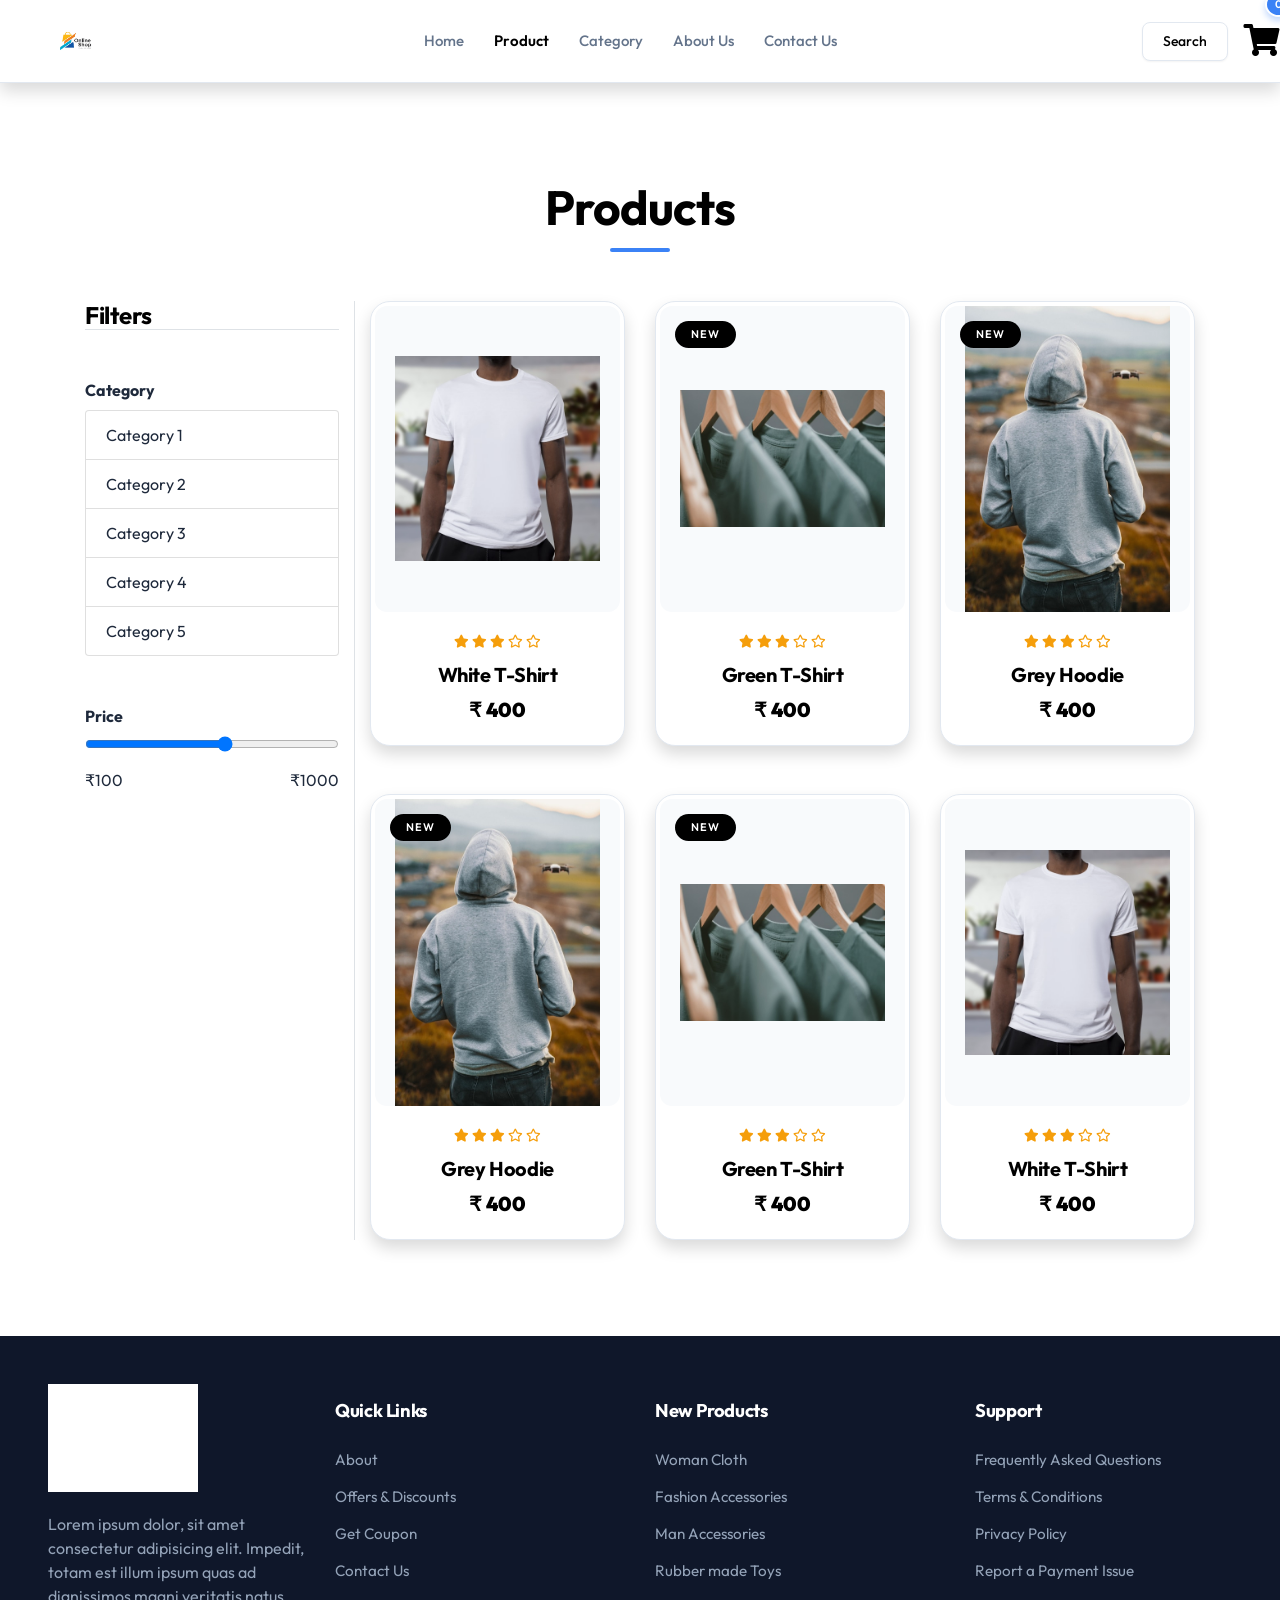
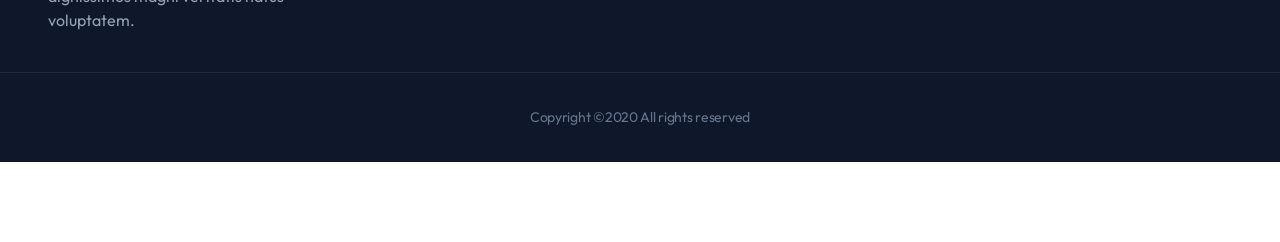
<file: product.html>
<!DOCTYPE html><html lang="en"><head>
    <!-- Required meta tags -->
    <meta charset="utf-8">
    <meta name="viewport" content="width=device-width, initial-scale=1, shrink-to-fit=no">
    <!-- Bootstrap CSS -->
    <link rel="stylesheet" href="https://stackpath.bootstrapcdn.com/bootstrap/4.5.2/css/bootstrap.min.css" integrity="sha384-JcKb8q3iqJ61gNV9KGb8thSsNjpSL0n8PARn9HuZOnIxN0hoP+VmmDGMN5t9UJ0Z" crossorigin="anonymous">
    <!-- style.css For Custom Styling -->
    <link rel="stylesheet" href="css/style.css">
    <!-- fontawesome cdn For Icons -->
    <link rel="stylesheet" href="https://cdnjs.cloudflare.com/ajax/libs/font-awesome/5.10.0/css/all.min.css" integrity="sha512-PgQMlq+nqFLV4ylk1gwUOgm6CtIIXkKwaIHp/PAIWHzig/lKZSEGKEysh0TCVbHJXCLN7WetD8TFecIky75ZfQ==" crossorigin="anonymous">
    <title>E-commerce website</title>
</head>

<body>
    <!-- ==============header menu section starts here==============-->
    <section class="header_menu" id="header_menu">
        <div class="container-fluid px-0 shadow">
            <nav class="navbar navbar-expand-lg navbar-light bg-light py-3 ">
                <a class="navbar-brand pl-5 pl-small-0" href="index.html">
                    <img src="assets/images/image.png" class="img img-fluid" width="120px" alt="logo">
                </a>
                <button class="navbar-toggler" type="button" data-toggle="collapse" data-target="#navbarSupportedContent" aria-controls="navbarSupportedContent" aria-expanded="false" aria-label="Toggle navigation">
                    <span class="navbar-toggler-icon"></span>
                </button>
                <div class="collapse navbar-collapse" id="navbarSupportedContent">
                    <ul class="navbar-nav mx-auto">
                        <li class="nav-item active">
                            <a class="nav-link" href="index.html">Home <span class="sr-only">(current)</span></a>
                        </li>
                        <li class="nav-item">
                            <a class="nav-link" href="product.html">Product</a>
                        </li>
                        <li class="nav-item">
                            <a class="nav-link" href="category.html">Category</a>
                        </li>
                        <li class="nav-item">
                            <a class="nav-link" href="about.html">About Us</a>
                        </li>
                        <li class="nav-item">
                            <a class="nav-link" href="contact.html">Contact Us</a>
                        </li>
                        <!-- <li class="nav-item dropdown">
<a class="nav-link dropdown-toggle" href="#" id="navbarDropdown"
role="button" data-toggle="dropdown"
aria-haspopup="true" aria-expanded="false">
Dropdown
</a>
<div class="dropdown-menu" aria-labelledby="navbarDropdown">
<a class="dropdown-item" href="#">Action</a>
<a class="dropdown-item" href="#">Another action</a>
<div class="dropdown-divider"></div>
<a class="dropdown-item" href="#">Something else here</a>
</div>
</li> -->
                    </ul>
                    <div class="search mr-3">
                        <a href="search.html" class="btn btn-sm btn-outline-primary">
                            Search
                        </a>
                    </div>
                    <div class="cart">
                        <a href="cart.html">
                            <i class="fas fa-shopping-cart fa-2x"></i>
                            <span class="badge badge-pill badge-primary">24</span>
                        </a>
                    </div>
                </div>
            </nav>
        </div>
    </section>
    <!-- ==============header menu section ends here============== -->

    <!-- ==============products section starts here============== -->
    <section class="products py-5 my-5" id="products">
        <div class="container ">
            <div class="section_title text-center mb-5">
                <h1 class="text-capitalize">Products</h1>
            </div>
            <div class="row">
                <div class="col-md-3 border-right mb-small-5">
                    <h4 class="mb-5 border-bottom">Filters</h4>
                    <div class="mb-5">
                        <label><b>Category</b></label>
                        <ul class="list-group">
                            <li class="list-group-item">Category 1</li>
                            <li class="list-group-item">Category 2</li>
                            <li class="list-group-item">Category 3</li>
                            <li class="list-group-item">Category 4</li>
                            <li class="list-group-item">Category 5</li>
                        </ul>
                    </div>
                    <div>
                        <form>
                            <div class="form-group">
                                <label><b>Price</b></label>
                                <input type="range" min="100" max="1000" step="100" class="form-control-range">
                            </div>
                        </form>
                        <div class="d-flex justify-content-between">
                            <label>₹100</label>
                            <label>₹1000</label>
                        </div>
                    </div>
                </div>
                <div class="col-md-9">
                    <div class="row mb-5">
                        <div class="col-md-4 col-12">
                            <div class="single_product shadow text-center p-1">
                                <div class="product_img">
                                    <a href="product_detail.html"><img src="assets/images/product1.jpg" class="img img-fluid" alt=""></a>
                                </div>
                                <div class="product-caption my-3">
                                    <div class="product-ratting">
                                        <i class="fas fa-star"></i>
                                        <i class="fas fa-star"></i>
                                        <i class="fas fa-star"></i>
                                        <i class="far fa-star"></i>
                                        <i class="far fa-star"></i>
                                    </div>
                                    <h5>White T-Shirt</h5>
                                    <div class="price">
                                        <b><span class="mr-1">₹</span><span>400</span></b>
                                    </div>
                                </div>
                            </div>
                        </div>
                        <div class="col-md-4 col-12">
                            <div class="single_product shadow text-center p-1 mt-small-5 mb-small-5">
                                <div class="product_img">
                                    <a href="product_detail.html"><img src="assets/images/product2.jpg" class="img img-fluid" alt=""></a>
                                    <div class="new_product">
                                        <span class="badge py-2 px-3 badge-pill badge-danger">New</span>
                                    </div>
                                </div>
                                <div class="product-caption my-3">
                                    <div class="product-ratting">
                                        <i class="fas fa-star"></i>
                                        <i class="fas fa-star"></i>
                                        <i class="fas fa-star"></i>
                                        <i class="far fa-star"></i>
                                        <i class="far fa-star"></i>
                                    </div>
                                    <h5>Green T-Shirt</h5>
                                    <div class="price">
                                        <b><span class="mr-1">₹</span><span>400</span></b>
                                    </div>
                                </div>
                            </div>
                        </div>
                        <div class="col-md-4 col-12">
                            <div class="single_product shadow text-center p-1">
                                <div class="product_img">
                                    <a href="product_detail.html"><img src="assets/images/product3.png" class="img img-fluid" alt=""></a>
                                    <div class="new_product">
                                        <span class="badge py-2 px-3 badge-pill badge-danger">New</span>
                                    </div>
                                </div>
                                <div class="product-caption my-3">
                                    <div class="product-ratting">
                                        <i class="fas fa-star"></i>
                                        <i class="fas fa-star"></i>
                                        <i class="fas fa-star"></i>
                                        <i class="far fa-star"></i>
                                        <i class="far fa-star"></i>
                                    </div>
                                    <h5>Grey Hoodie</h5>
                                    <div class="price">
                                        <b><span class="mr-1">₹</span><span>400</span></b>
                                    </div>
                                </div>
                            </div>
                        </div>
                    </div>
                    <div class="row">
                        <div class="col-md-4 col-12">
                            <div class="single_product shadow text-center p-1">
                                <div class="product_img">
                                    <a href="product_detail.html"><img src="assets/images/product3.png" class="img img-fluid" alt=""></a>
                                    <div class="new_product">
                                        <span class="badge py-2 px-3 badge-pill badge-danger">New</span>
                                    </div>
                                </div>
                                <div class="product-caption my-3">
                                    <div class="product-ratting">
                                        <i class="fas fa-star"></i>
                                        <i class="fas fa-star"></i>
                                        <i class="fas fa-star"></i>
                                        <i class="far fa-star"></i>
                                        <i class="far fa-star"></i>
                                    </div>
                                    <h5>Grey Hoodie</h5>
                                    <div class="price">
                                        <b><span class="mr-1">₹</span><span>400</span></b>
                                    </div>
                                </div>
                            </div>
                        </div>
                        <div class="col-md-4 col-12">
                            <div class="single_product shadow text-center p-1 mt-small-5 mb-small-5">
                                <div class="product_img">
                                    <a href="product_detail.html"><img src="assets/images/product2.jpg" class="img img-fluid" alt=""></a>
                                    <div class="new_product">
                                        <span class="badge py-2 px-3 badge-pill badge-danger">New</span>
                                    </div>
                                </div>
                                <div class="product-caption my-3">
                                    <div class="product-ratting">
                                        <i class="fas fa-star"></i>
                                        <i class="fas fa-star"></i>
                                        <i class="fas fa-star"></i>
                                        <i class="far fa-star"></i>
                                        <i class="far fa-star"></i>
                                    </div>
                                    <h5>Green T-Shirt</h5>
                                    <div class="price">
                                        <b><span class="mr-1">₹</span><span>400</span></b>
                                    </div>
                                </div>
                            </div>
                        </div>
                        <div class="col-md-4 col-12">
                            <div class="single_product shadow text-center p-1">
                                <div class="product_img">
                                    <a href="product_detail.html"><img src="assets/images/product1.jpg" class="img img-fluid" alt=""></a>
                                </div>
                                <div class="product-caption my-3">
                                    <div class="product-ratting">
                                        <i class="fas fa-star"></i>
                                        <i class="fas fa-star"></i>
                                        <i class="fas fa-star"></i>
                                        <i class="far fa-star"></i>
                                        <i class="far fa-star"></i>
                                    </div>
                                    <h5>White T-Shirt</h5>
                                    <div class="price">
                                        <b><span class="mr-1">₹</span><span>400</span></b>
                                    </div>
                                </div>
                            </div>
                        </div>
                    </div>
                </div>
            </div>
        </div>
    </section>
    <!-- ==============product ends here============== -->

    <!-- ==============footer starts here============== -->
    <section class="footer_section pt-5 pb-2" id="footer_section">
        <footer>
            <div class="container-fluid">
                <div class="row">
                    <div class="col-md-3 col-6 pl-5 pl-small-15">
                        <div class="footer_title">
                            <a href="index.html"><img src="assets/images/image.png" width="150px" class="img img-fluid" alt="logo"></a>
                        </div>
                        <div>
                            Lorem ipsum dolor, sit amet consectetur adipisicing elit. Impedit, totam est
                            illum ipsum quas ad
                            dignissimos magni veritatis natus voluptatem.
                        </div>
                    </div>
                    <div class="col-md-3 col-6">
                        <div class="footer_title pt-3 mb-3">
                            <h3>Quick Links</h3>
                        </div>
                        <div class="footer_links">
                            <ul>
                                <li><a href="about.html">About</a></li>
                                <li><a href="javascript:;">Offers &amp; Discounts</a></li>
                                <li><a href="javascript:;">Get Coupon</a></li>
                                <li><a href="contact.html">Contact Us</a></li>
                            </ul>
                        </div>
                    </div>
                    <div class="col-md-3 col-6">
                        <div class="footer_title pt-3 mb-3">
                            <h3>New Products</h3>
                        </div>
                        <div class="footer_links">
                            <ul>
                                <li><a href="javascript:;">Woman Cloth</a></li>
                                <li><a href="javascript:;">Fashion Accessories</a></li>
                                <li><a href="javascript:;">Man Accessories</a></li>
                                <li><a href="javascript:;">Rubber made Toys</a></li>
                            </ul>
                        </div>
                    </div>
                    <div class="col-md-3 col-6">
                        <div class="footer_title pt-3 mb-3">
                            <h3>Support</h3>
                        </div>
                        <div class="footer_links">
                            <ul>
                                <li><a href="javascript:;">Frequently Asked Questions</a></li>
                                <li><a href="javascript:;">Terms &amp; Conditions</a></li>
                                <li><a href="javascript:;">Privacy Policy</a></li>
                                <li><a href="javascript:;">Report a Payment Issue</a></li>
                            </ul>
                        </div>
                    </div>
                </div>
            </div>
            <div class="border-top">
                <h6 class="text-center mt-3">Copyright ©2020 All rights reserved
                </h6>
            </div>
        </footer>
    </section>
    <div class="backtop">
        <a id="button" href="#top" class="btn btn-lg btn-outline-danger" role="button">
            <i class="fas fa-chevron-up text-dark"></i>
        </a>
    </div>
    <!-- ==============footer ends here============== -->


    <script src="https://code.jquery.com/jquery-3.5.1.slim.min.js" integrity="sha384-DfXdz2htPH0lsSSs5nCTpuj/zy4C+OGpamoFVy38MVBnE+IbbVYUew+OrCXaRkfj" crossorigin="anonymous"></script>
    <script src="https://cdn.jsdelivr.net/npm/popper.js@1.16.1/dist/umd/popper.min.js" integrity="sha384-9/reFTGAW83EW2RDu2S0VKaIzap3H66lZH81PoYlFhbGU+6BZp6G7niu735Sk7lN" crossorigin="anonymous"></script>
    <script src="https://stackpath.bootstrapcdn.com/bootstrap/4.5.2/js/bootstrap.min.js" integrity="sha384-B4gt1jrGC7Jh4AgTPSdUtOBvfO8shuf57BaghqFfPlYxofvL8/KUEfYiJOMMV+rV" crossorigin="anonymous"></script>
<script src="js/script.js"></script><script src="js/products.js"></script><script src="js/cart.js"></script><script src="js/forms.js"></script>


</body></html>
</file>
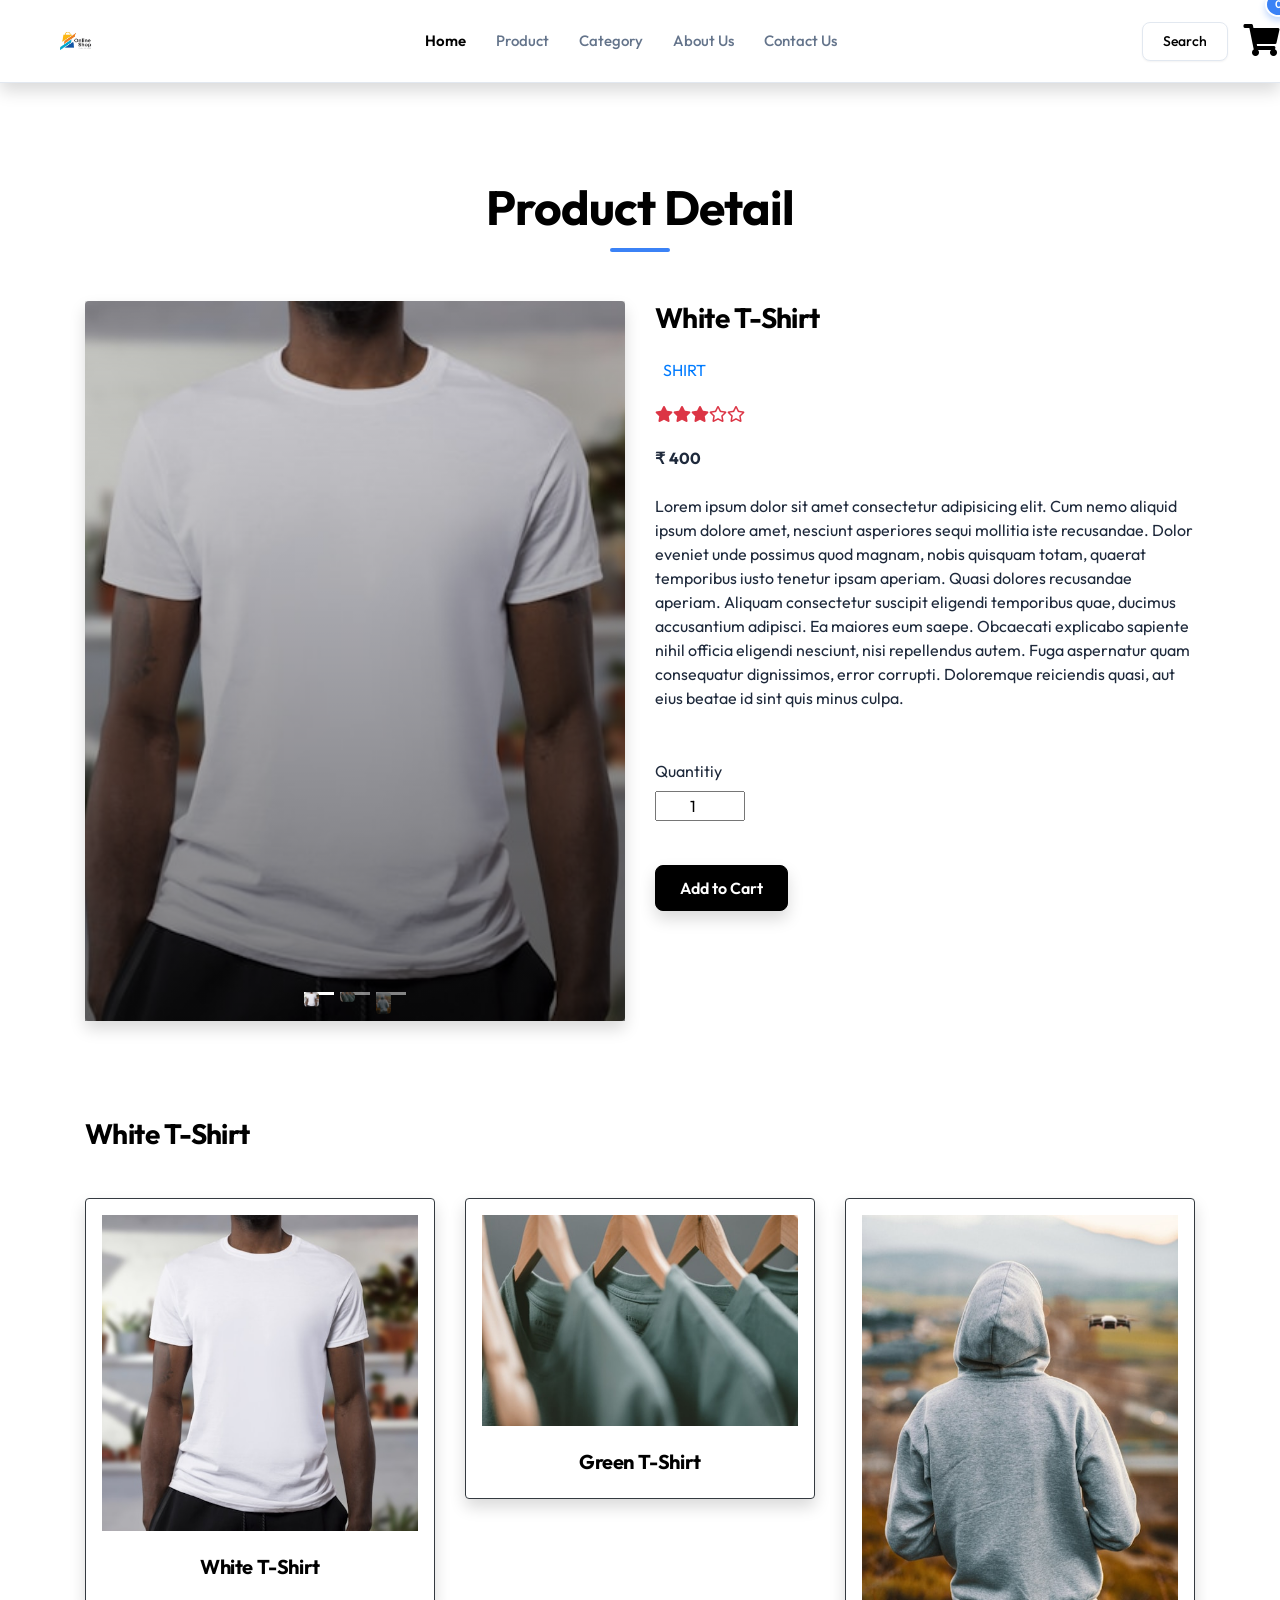
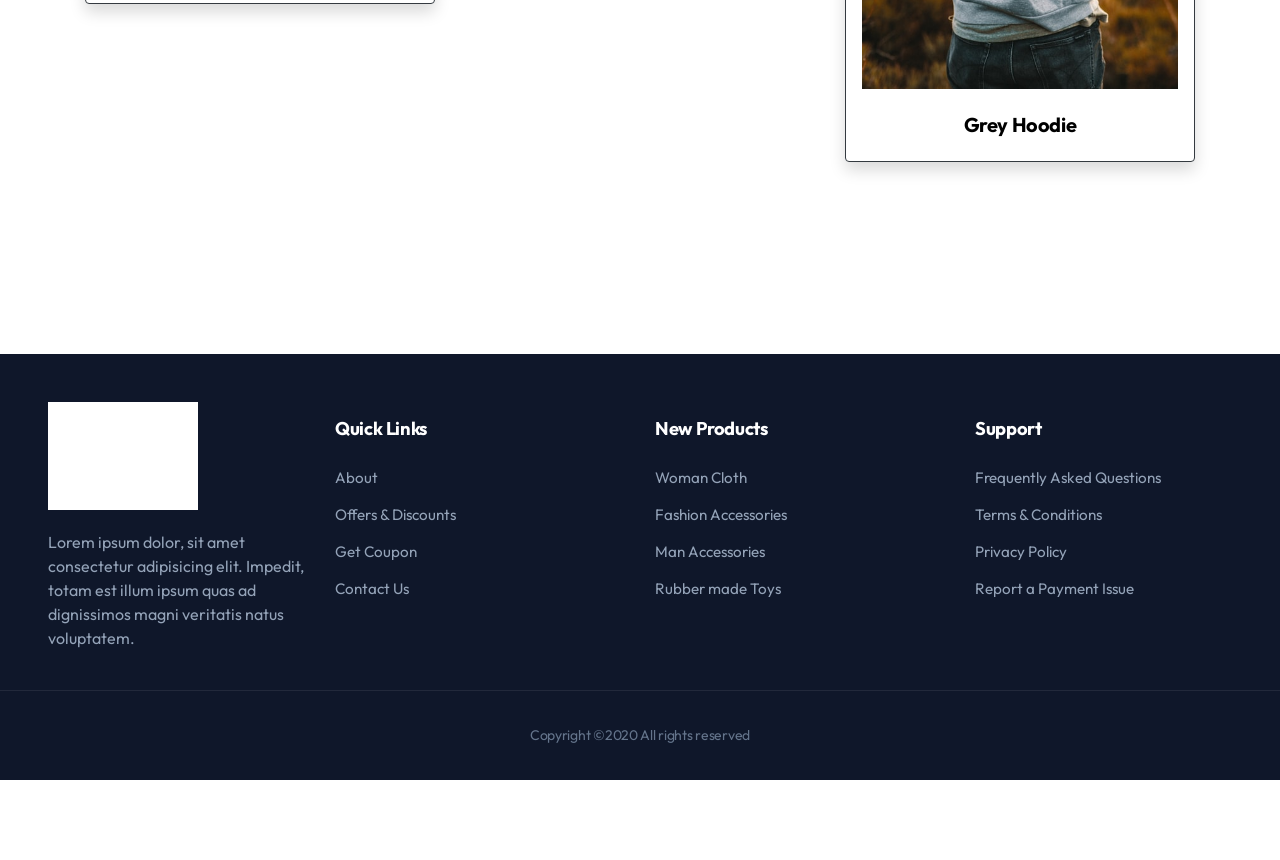
<file: product_detail.html>
<!DOCTYPE html><html lang="en"><head>
    <!-- Required meta tags -->
    <meta charset="utf-8">
    <meta name="viewport" content="width=device-width, initial-scale=1, shrink-to-fit=no">
    <!-- Bootstrap CSS -->
    <link rel="stylesheet" href="https://stackpath.bootstrapcdn.com/bootstrap/4.5.2/css/bootstrap.min.css" integrity="sha384-JcKb8q3iqJ61gNV9KGb8thSsNjpSL0n8PARn9HuZOnIxN0hoP+VmmDGMN5t9UJ0Z" crossorigin="anonymous">
    <!-- style.css For Custom Styling -->
    <link rel="stylesheet" href="css/style.css">
    <!-- fontawesome cdn For Icons -->
    <link rel="stylesheet" href="https://cdnjs.cloudflare.com/ajax/libs/font-awesome/5.10.0/css/all.min.css" integrity="sha512-PgQMlq+nqFLV4ylk1gwUOgm6CtIIXkKwaIHp/PAIWHzig/lKZSEGKEysh0TCVbHJXCLN7WetD8TFecIky75ZfQ==" crossorigin="anonymous">
    <title>E-commerce website</title>
</head>

<body>
    <!-- ==============header menu section starts here==============-->
    <section class="header_menu" id="header_menu">
        <div class="container-fluid px-0 shadow">
            <nav class="navbar navbar-expand-lg navbar-light bg-light py-3 ">
                <a class="navbar-brand pl-5 pl-small-0" href="index.html">
                    <img src="assets/images/image.png" class="img img-fluid" width="120px" alt="logo">
                </a>
                <button class="navbar-toggler" type="button" data-toggle="collapse" data-target="#navbarSupportedContent" aria-controls="navbarSupportedContent" aria-expanded="false" aria-label="Toggle navigation">
                    <span class="navbar-toggler-icon"></span>
                </button>
                <div class="collapse navbar-collapse" id="navbarSupportedContent">
                    <ul class="navbar-nav mx-auto">
                        <li class="nav-item active">
                            <a class="nav-link" href="index.html">Home <span class="sr-only">(current)</span></a>
                        </li>
                        <li class="nav-item">
                            <a class="nav-link" href="product.html">Product</a>
                        </li>
                        <li class="nav-item">
                            <a class="nav-link" href="category.html">Category</a>
                        </li>
                        <li class="nav-item">
                            <a class="nav-link" href="about.html">About Us</a>
                        </li>
                        <li class="nav-item">
                            <a class="nav-link" href="contact.html">Contact Us</a>
                        </li>
                        <!-- <li class="nav-item dropdown">
<a class="nav-link dropdown-toggle" href="#" id="navbarDropdown"
role="button" data-toggle="dropdown"
aria-haspopup="true" aria-expanded="false">
Dropdown
</a>
<div class="dropdown-menu" aria-labelledby="navbarDropdown">
<a class="dropdown-item" href="#">Action</a>
<a class="dropdown-item" href="#">Another action</a>
<div class="dropdown-divider"></div>
<a class="dropdown-item" href="#">Something else here</a>
</div>
</li> -->
                    </ul>
                    <div class="search mr-3">
                        <a href="search.html" class="btn btn-sm btn-outline-primary">
                            Search
                        </a>
                    </div>
                    <div class="cart">
                        <a href="cart.html">
                            <i class="fas fa-shopping-cart fa-2x"></i>
                            <span class="badge badge-pill badge-primary">24</span>
                        </a>
                    </div>
                </div>
            </nav>
        </div>
    </section>
    <!-- ==============header menu section ends here============== -->

    <!-- ==============product_detail starts here============== -->
    <section class="product_detail py-5 my-5" id="product_detail">
        <div class="container ">
            <div class="section_title text-center mb-5">
                <h1 class="text-capitalize">product detail</h1>
            </div>
            <div class="row">
                <div class="col-md-6">
                    <div class="row">
                        <div class="col-md-12">
                            <div id="carouselExampleIndicators" class="carousel slide shadow
rounded" data-ride="carousel">
                                <ol class="carousel-indicators">
                                    <li data-target="#carouselExampleIndicators" data-slide-to="0" class="active">
                                        <img src="assets/images/product1.jpg" class="d-block w-50
img img-fluid rounded" width="15px" alt="image">
                                    </li>
                                    <li data-target="#carouselExampleIndicators" data-slide-to="1">
                                        <img src="assets/images/product2.jpg" class="d-block w-50
img img-fluid rounded" width="15px" alt="image">
                                    </li>
                                    <li data-target="#carouselExampleIndicators" data-slide-to="2">
                                        <img src="assets/images/product3.png" class="d-block w-50
img img-fluid rounded" width="15px" alt="image">
                                    </li>
                                </ol>
                                <div class="carousel-inner">
                                    <div class="carousel-item active">
                                        <img src="assets/images/product1.jpg" class="d-block w-100 img img-fluid rounded" alt="image">
                                    </div>
                                    <div class="carousel-item">
                                        <img src="assets/images/product2.jpg" class="d-block w-100 img img-fluid rounded" alt="image">
                                    </div>
                                    <div class="carousel-item">
                                        <img src="assets/images/product3.png" class="d-block w-100 img img-fluid rounded" alt="image">
                                    </div>
                                </div>
                                <!-- <a class="carousel-control-prev"
href="#carouselExampleIndicators" role="button" data-slide="prev">
<span class="carousel-control-prev-icon"
aria-hidden="true"></span>
<span class="sr-only">Previous</span>
</a>
<a class="carousel-control-next" href="#carouselExampleIndicators"
role="button" data-slide="next">
<span class="carousel-control-next-icon"
aria-hidden="true"></span>
<span class="sr-only">Next</span>
</a> -->
                            </div>
                        </div>
                    </div>
                </div>
                <div class="col-md-6">
                    <div class="row">
                        <div class="col-md-12">
                            <div class="title mb-4">
                                <h3>White T-Shirt</h3>
                            </div>
                            <div class="category mb-4">
                                <span class="bg-light-gray p-2"><a href="category.html">SHIRT</a></span>
                            </div>
                            <div class="rating d-flex text-danger mb-4">
                                <i class="fas fa-star"></i>
                                <i class="fas fa-star"></i>
                                <i class="fas fa-star"></i>
                                <i class="far fa-star"></i>
                                <i class="far fa-star"></i>
                            </div>
                            <div class="price mb-4">
                                <b><span class="mr-1">₹</span><span>400</span></b>
                            </div>
                            <div class="desc ">
                                <p>
                                    Lorem ipsum dolor sit amet consectetur adipisicing elit. Cum
                                    nemo aliquid ipsum
                                    dolore amet, nesciunt asperiores sequi mollitia iste recusandae.
                                    Dolor eveniet unde
                                    possimus quod magnam, nobis quisquam totam, quaerat
                                    temporibus iusto tenetur ipsam
                                    aperiam. Quasi dolores recusandae aperiam. Aliquam consectetur
                                    suscipit eligendi
                                    temporibus quae, ducimus accusantium adipisci. Ea maiores eum
                                    saepe. Obcaecati
                                    explicabo sapiente nihil officia eligendi nesciunt, nisi repellendus
                                    autem. Fuga
                                    aspernatur quam consequatur dignissimos, error corrupti.
                                    Doloremque reiciendis
                                    quasi, aut eius beatae id sint quis minus culpa.
                                </p>
                            </div>
                            <div class="qty_section border-top pt-2 mb-4">
                                <label>Quantitiy</label>
                                <div>
                                    <div class="mb-0 w-100">
                                        <input class="quantity text-center" min="0" max="10" name="quantity" value="1" type="number">
                                    </div>
                                </div>
                            </div>
                            <div class="buy">
                                <a href="cart.html" class="btn btn-primary shadow">Add to
                                    Cart</a>
                            </div>
                        </div>
                    </div>
                </div>
            </div>
            <!-- ----------------related products starts here---------- -->
            <section class="related_products py-5 my-5" id="related_products">
                <div class="title">
                    <h3>White T-Shirt</h3>
                </div>
                <div class="row mt-5">
                    <div class="col-md-4 col-6">
                        <div class="border border-dark rounded shadow text-center p-3">
                            <div class="mb-4">
                                <img src="assets/images/product1.jpg" class="img img-fluid" alt="image">
                            </div>
                            <div>
                                <a href="javascript:;">
                                    <h5>White T-Shirt</h5>
                                </a>
                            </div>
                        </div>
                    </div>
                    <div class="col-md-4 col-6">
                        <div class="border border-dark rounded shadow text-center p-3">
                            <div class="mb-4">
                                <img src="assets/images/product2.jpg" class="img img-fluid" alt="image">
                            </div>
                            <div>
                                <a href="javascript:;">
                                    <h5>Green T-Shirt</h5>
                                </a>
                            </div>
                        </div>
                    </div>
                    <div class="col-md-4 col-6">
                        <div class="border border-dark rounded shadow text-center p-3">
                            <div class="mb-4">
                                <img src="assets/images/product3.png" class="img img-fluid" alt="image">
                            </div>
                            <div>
                                <a href="javascript:;">
                                    <h5>Grey Hoodie</h5>
                                </a>
                            </div>
                        </div>
                    </div>
                </div>
            </section>
            <!-- ----------------related products ends here---------- -->
        </div>
    </section>
    <!-- ==============product detail ends here============== -->

    <!-- ==============footer starts here============== -->
    <section class="footer_section pt-5 pb-2" id="footer_section">
        <footer>
            <div class="container-fluid">
                <div class="row">
                    <div class="col-md-3 col-6 pl-5 pl-small-15">
                        <div class="footer_title">
                            <a href="index.html"><img src="assets/images/image.png" width="150px" class="img img-fluid" alt="logo"></a>
                        </div>
                        <div>
                            Lorem ipsum dolor, sit amet consectetur adipisicing elit. Impedit, totam est
                            illum ipsum quas ad
                            dignissimos magni veritatis natus voluptatem.
                        </div>
                    </div>
                    <div class="col-md-3 col-6">
                        <div class="footer_title pt-3 mb-3">
                            <h3>Quick Links</h3>
                        </div>
                        <div class="footer_links">
                            <ul>
                                <li><a href="about.html">About</a></li>
                                <li><a href="javascript:;">Offers &amp; Discounts</a></li>
                                <li><a href="javascript:;">Get Coupon</a></li>
                                <li><a href="contact.html">Contact Us</a></li>
                            </ul>
                        </div>
                    </div>
                    <div class="col-md-3 col-6">
                        <div class="footer_title pt-3 mb-3">
                            <h3>New Products</h3>
                        </div>
                        <div class="footer_links">
                            <ul>
                                <li><a href="javascript:;">Woman Cloth</a></li>
                                <li><a href="javascript:;">Fashion Accessories</a></li>
                                <li><a href="javascript:;">Man Accessories</a></li>
                                <li><a href="javascript:;">Rubber made Toys</a></li>
                            </ul>
                        </div>
                    </div>
                    <div class="col-md-3 col-6">
                        <div class="footer_title pt-3 mb-3">
                            <h3>Support</h3>
                        </div>
                        <div class="footer_links">
                            <ul>
                                <li><a href="javascript:;">Frequently Asked Questions</a></li>
                                <li><a href="javascript:;">Terms &amp; Conditions</a></li>
                                <li><a href="javascript:;">Privacy Policy</a></li>
                                <li><a href="javascript:;">Report a Payment Issue</a></li>
                            </ul>
                        </div>
                    </div>
                </div>
            </div>
            <div class="border-top">
                <h6 class="text-center mt-3">Copyright ©2020 All rights reserved
                </h6>
            </div>
        </footer>
    </section>
    <div class="backtop">
        <a id="button" href="#top" class="btn btn-lg btn-outline-danger" role="button">
            <i class="fas fa-chevron-up text-dark"></i>
        </a>
    </div>
    <!-- ==============footer ends here============== -->


    <script src="https://code.jquery.com/jquery-3.5.1.slim.min.js" integrity="sha384-DfXdz2htPH0lsSSs5nCTpuj/zy4C+OGpamoFVy38MVBnE+IbbVYUew+OrCXaRkfj" crossorigin="anonymous"></script>
    <script src="https://cdn.jsdelivr.net/npm/popper.js@1.16.1/dist/umd/popper.min.js" integrity="sha384-9/reFTGAW83EW2RDu2S0VKaIzap3H66lZH81PoYlFhbGU+6BZp6G7niu735Sk7lN" crossorigin="anonymous"></script>
    <script src="https://stackpath.bootstrapcdn.com/bootstrap/4.5.2/js/bootstrap.min.js" integrity="sha384-B4gt1jrGC7Jh4AgTPSdUtOBvfO8shuf57BaghqFfPlYxofvL8/KUEfYiJOMMV+rV" crossorigin="anonymous"></script>
<script src="js/script.js"></script><script src="js/products.js"></script><script src="js/cart.js"></script><script src="js/forms.js"></script>


</body></html>
</file>
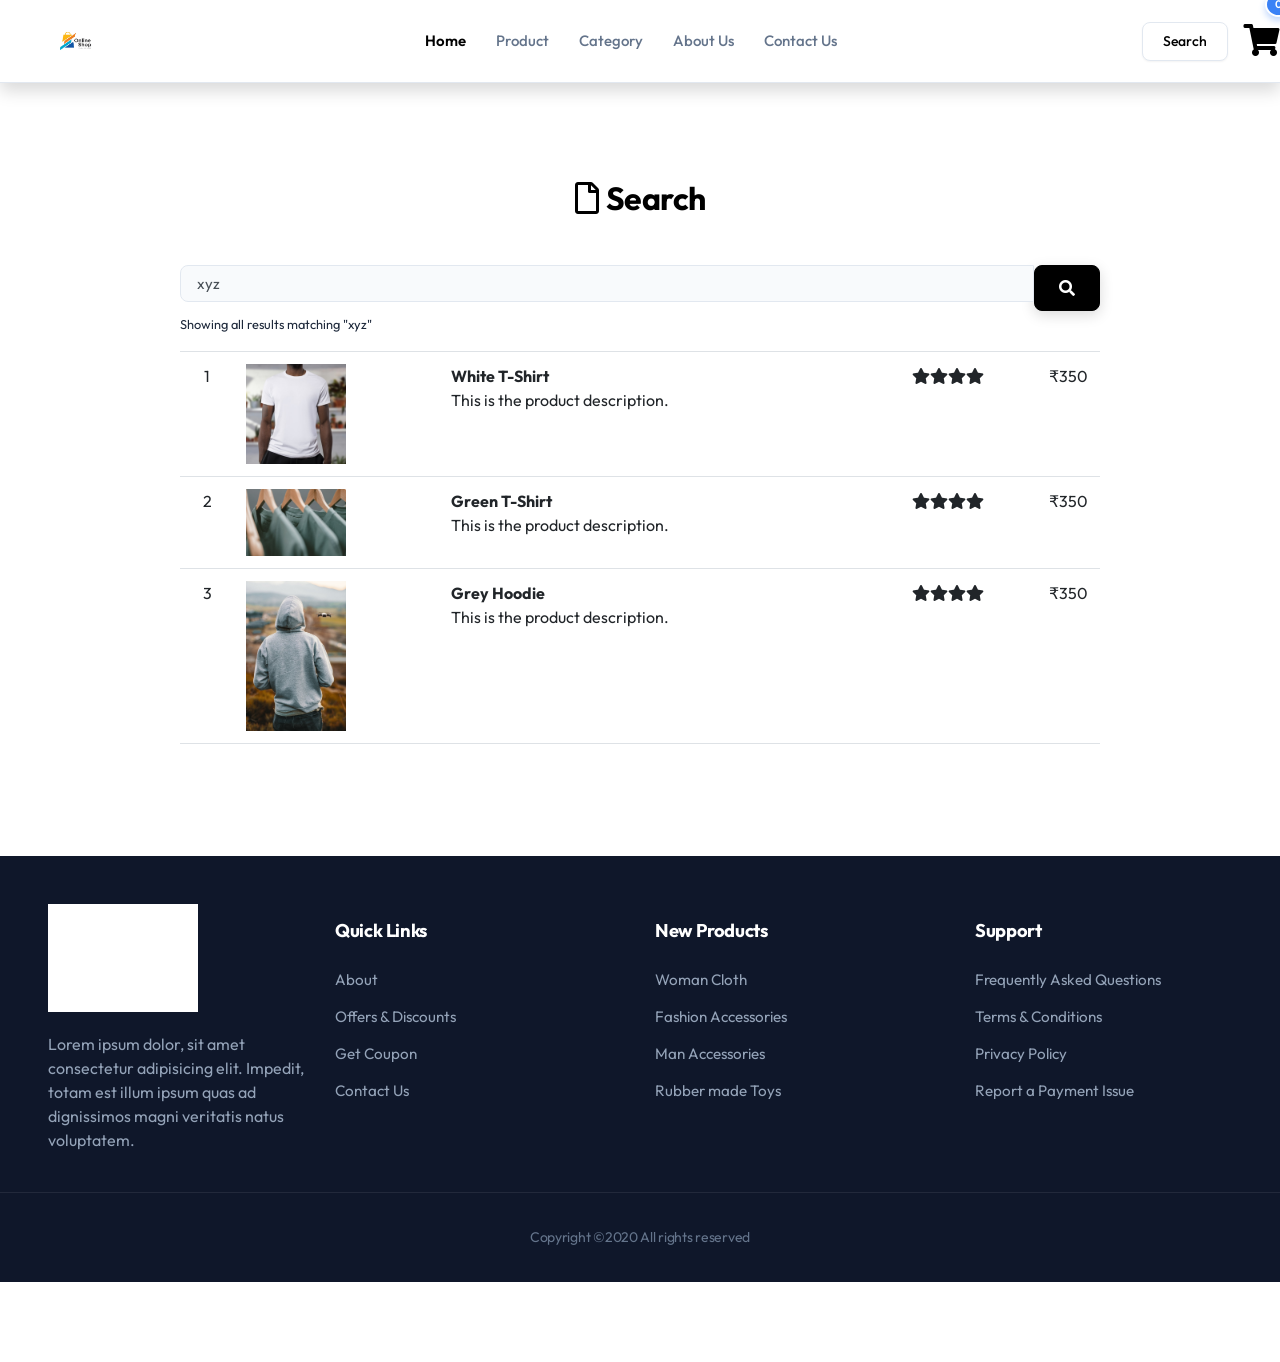
<file: search.html>
<!DOCTYPE html><html lang="en"><head>
    <!-- Required meta tags -->
    <meta charset="utf-8">
    <meta name="viewport" content="width=device-width, initial-scale=1, shrink-to-fit=no">
    <!-- Bootstrap CSS -->
    <link rel="stylesheet" href="https://stackpath.bootstrapcdn.com/bootstrap/4.5.2/css/bootstrap.min.css" integrity="sha384-JcKb8q3iqJ61gNV9KGb8thSsNjpSL0n8PARn9HuZOnIxN0hoP+VmmDGMN5t9UJ0Z" crossorigin="anonymous">
    <!-- style.css For Custom Styling -->
    <link rel="stylesheet" href="css/style.css">
    <!-- fontawesome cdn For Icons -->
    <link rel="stylesheet" href="https://cdnjs.cloudflare.com/ajax/libs/font-awesome/5.10.0/css/all.min.css" integrity="sha512-PgQMlq+nqFLV4ylk1gwUOgm6CtIIXkKwaIHp/PAIWHzig/lKZSEGKEysh0TCVbHJXCLN7WetD8TFecIky75ZfQ==" crossorigin="anonymous">
    <title>E-commerce website</title>
</head>

<body>
    <!-- ==============header menu section starts here==============-->
    <section class="header_menu" id="header_menu">
        <div class="container-fluid px-0 shadow">
            <nav class="navbar navbar-expand-lg navbar-light bg-light py-3 ">
                <a class="navbar-brand pl-5 pl-small-0" href="index.html">
                    <img src="assets/images/image.png" class="img img-fluid" width="120px" alt="logo">
                </a>
                <button class="navbar-toggler" type="button" data-toggle="collapse" data-target="#navbarSupportedContent" aria-controls="navbarSupportedContent" aria-expanded="false" aria-label="Toggle navigation">
                    <span class="navbar-toggler-icon"></span>
                </button>
                <div class="collapse navbar-collapse" id="navbarSupportedContent">
                    <ul class="navbar-nav mx-auto">
                        <li class="nav-item active">
                            <a class="nav-link" href="index.html">Home <span class="sr-only">(current)</span></a>
                        </li>
                        <li class="nav-item">
                            <a class="nav-link" href="product.html">Product</a>
                        </li>
                        <li class="nav-item">
                            <a class="nav-link" href="category.html">Category</a>
                        </li>
                        <li class="nav-item">
                            <a class="nav-link" href="about.html">About Us</a>
                        </li>
                        <li class="nav-item">
                            <a class="nav-link" href="contact.html">Contact Us</a>
                        </li>
                        <!-- <li class="nav-item dropdown">
<a class="nav-link dropdown-toggle" href="#" id="navbarDropdown"
role="button" data-toggle="dropdown"
aria-haspopup="true" aria-expanded="false">
Dropdown
</a>
<div class="dropdown-menu" aria-labelledby="navbarDropdown">
<a class="dropdown-item" href="#">Action</a>
<a class="dropdown-item" href="#">Another action</a>
<div class="dropdown-divider"></div>
<a class="dropdown-item" href="#">Something else here</a>
</div>
</li> -->
                    </ul>
                    <div class="search mr-3">
                        <a href="search.html" class="btn btn-sm btn-outline-primary">
                            Search
                        </a>
                    </div>
                    <div class="cart">
                        <a href="cart.html">
                            <i class="fas fa-shopping-cart fa-2x"></i>
                            <span class="badge badge-pill badge-primary">24</span>
                        </a>
                    </div>
                </div>
            </nav>
        </div>
    </section>
    <!-- ==============header menu section ends here============== -->

    <!-- ==============search section starts here============== -->
    <section class="search_section py-5 my-5" id="search_section">
        <div class="container">
            <div class="title text-center mb-5">
                <h2><i class="far fa-file mr-2"></i>Search</h2>
            </div>
            <div class="row">
                <!-- BEGIN RESULT -->
                <div class="col-md-10 mx-auto">
                    <!-- BEGIN SEARCH INPUT -->
                    <div class="input-group">
                        <input type="text" class="form-control" value="xyz">
                        <span class="input-group-btn">
                            <button class="btn btn-primary" type="button"><i class="fa
fa-search"></i></button>
                        </span>
                    </div>
                    <!-- END SEARCH INPUT -->
                    <small>Showing all results matching "xyz"</small>
                    <!-- BEGIN TABLE RESULT -->
                    <div class="table-responsive mt-3">
                        <table class="table table-hover">
                            <tbody class="border-bottom">
                                <tr>
                                    <td class="number text-center">1</td>
                                    <td class="image"><img src="assets/images/product1.jpg" width="100px" class="img img-fluid" alt=""></td>
                                    <td class="product"><strong>White T-Shirt</strong><br>This is the
                                        product description.
                                    </td>
                                    <td class="rate text-right"><span><i class="fa fa-star"></i><i class="fa fa-star"></i><i class="fa fa-star"></i><i class="fa fa-star"></i><i class="fa
fa-star-half-o"></i></span></td>
                                    <td class="price text-right">₹350</td>
                                </tr>
                                <tr>
                                    <td class="number text-center">2</td>
                                    <td class="image"><img src="assets/images/product2.jpg" width="100px" class="img img-fluid" alt=""></td>
                                    <td class="product"><strong>Green T-Shirt</strong><br>This is the
                                        product description.
                                    </td>
                                    <td class="rate text-right"><span><i class="fa fa-star"></i><i class="fa fa-star"></i><i class="fa fa-star"></i><i class="fa fa-star"></i><i class="fa
fa-star-half-o"></i></span></td>
                                    <td class="price text-right">₹350</td>
                                </tr>
                                <tr>
                                    <td class="number text-center">3</td>
                                    <td class="image"><img src="assets/images/product3.png" width="100px" class="img img-fluid" alt=""></td>
                                    <td class="product"><strong>Grey Hoodie</strong><br>This is the
                                        product description.
                                    </td>
                                    <td class="rate text-right"><span><i class="fa fa-star"></i><i class="fa fa-star"></i><i class="fa fa-star"></i><i class="fa fa-star"></i><i class="fa
fa-star-half-o"></i></span></td>
                                    <td class="price text-right">₹350</td>
                                </tr>
                            </tbody>
                        </table>
                    </div>
                    <!-- END TABLE RESULT -->
                </div>
                <!-- END RESULT -->
            </div>
        </div>
    </section>
    <!-- ==============search section ends here============== -->

    <!-- ==============footer starts here============== -->
    <section class="footer_section pt-5 pb-2" id="footer_section">
        <footer>
            <div class="container-fluid">
                <div class="row">
                    <div class="col-md-3 col-6 pl-5 pl-small-15">
                        <div class="footer_title">
                            <a href="index.html"><img src="assets/images/image.png" width="150px" class="img img-fluid" alt="logo"></a>
                        </div>
                        <div>
                            Lorem ipsum dolor, sit amet consectetur adipisicing elit. Impedit, totam est
                            illum ipsum quas ad
                            dignissimos magni veritatis natus voluptatem.
                        </div>
                    </div>
                    <div class="col-md-3 col-6">
                        <div class="footer_title pt-3 mb-3">
                            <h3>Quick Links</h3>
                        </div>
                        <div class="footer_links">
                            <ul>
                                <li><a href="about.html">About</a></li>
                                <li><a href="javascript:;">Offers &amp; Discounts</a></li>
                                <li><a href="javascript:;">Get Coupon</a></li>
                                <li><a href="contact.html">Contact Us</a></li>
                            </ul>
                        </div>
                    </div>
                    <div class="col-md-3 col-6">
                        <div class="footer_title pt-3 mb-3">
                            <h3>New Products</h3>
                        </div>
                        <div class="footer_links">
                            <ul>
                                <li><a href="javascript:;">Woman Cloth</a></li>
                                <li><a href="javascript:;">Fashion Accessories</a></li>
                                <li><a href="javascript:;">Man Accessories</a></li>
                                <li><a href="javascript:;">Rubber made Toys</a></li>
                            </ul>
                        </div>
                    </div>
                    <div class="col-md-3 col-6">
                        <div class="footer_title pt-3 mb-3">
                            <h3>Support</h3>
                        </div>
                        <div class="footer_links">
                            <ul>
                                <li><a href="javascript:;">Frequently Asked Questions</a></li>
                                <li><a href="javascript:;">Terms &amp; Conditions</a></li>
                                <li><a href="javascript:;">Privacy Policy</a></li>
                                <li><a href="javascript:;">Report a Payment Issue</a></li>
                            </ul>
                        </div>
                    </div>
                </div>
            </div>
            <div class="border-top">
                <h6 class="text-center mt-3">Copyright ©2020 All rights reserved
                </h6>
            </div>
        </footer>
    </section>
    <div class="backtop">
        <a id="button" href="#top" class="btn btn-lg btn-outline-danger" role="button">
            <i class="fas fa-chevron-up text-dark"></i>
        </a>
    </div>
    <!-- ==============footer ends here============== -->


    <script src="https://code.jquery.com/jquery-3.5.1.slim.min.js" integrity="sha384-DfXdz2htPH0lsSSs5nCTpuj/zy4C+OGpamoFVy38MVBnE+IbbVYUew+OrCXaRkfj" crossorigin="anonymous"></script>
    <script src="https://cdn.jsdelivr.net/npm/popper.js@1.16.1/dist/umd/popper.min.js" integrity="sha384-9/reFTGAW83EW2RDu2S0VKaIzap3H66lZH81PoYlFhbGU+6BZp6G7niu735Sk7lN" crossorigin="anonymous"></script>
    <script src="https://stackpath.bootstrapcdn.com/bootstrap/4.5.2/js/bootstrap.min.js" integrity="sha384-B4gt1jrGC7Jh4AgTPSdUtOBvfO8shuf57BaghqFfPlYxofvL8/KUEfYiJOMMV+rV" crossorigin="anonymous"></script>
<script src="js/script.js"></script><script src="js/products.js"></script><script src="js/cart.js"></script><script src="js/forms.js"></script>


</body></html>
</file>
<file: css/style.css>
@import url('https://fonts.googleapis.com/css2?family=Outfit:wght@300;400;500;600;700&display=swap');

:root {
    --primary: #0F172A;
    /* Super sleek dark modern look */
    --primary-hover: #334155;
    --accent: #3B82F6;
    /* Modern Blue accent */
    --dark: #000000;
    --light: #F8FAFC;
    --text-main: #1E293B;
    --text-muted: #64748B;
    --border: #E2E8F0;
    --shadow-sm: 0 1px 2px 0 rgb(0 0 0 / 0.05);
    --shadow-md: 0 4px 6px -1px rgb(0 0 0 / 0.1), 0 2px 4px -2px rgb(0 0 0 / 0.1);
    --shadow-lg: 0 10px 15px -3px rgb(0 0 0 / 0.05), 0 4px 6px -4px rgb(0 0 0 / 0.05);
    --shadow-hover: 0 20px 25px -5px rgb(0 0 0 / 0.1), 0 8px 10px -6px rgb(0 0 0 / 0.05);
    --radius-md: 12px;
    --radius-lg: 20px;
}

body {
    font-family: 'Outfit', sans-serif;
    color: var(--text-main);
    background-color: #ffffff;
    overflow-x: hidden;
}

h1,
h2,
h3,
h4,
h5,
h6 {
    font-weight: 700;
    color: var(--dark);
    line-height: 1.2;
    letter-spacing: -0.02em;
}

/* Typography Enhancements */
.section_title h1 {
    font-size: clamp(2rem, 4vw, 3rem);
    margin-bottom: 1rem;
    position: relative;
    display: inline-block;
    color: var(--dark);
    text-transform: capitalize;
}

.section_title h1::after {
    content: '';
    position: absolute;
    width: 60px;
    height: 4px;
    background-color: var(--accent);
    bottom: -15px;
    left: 50%;
    transform: translateX(-50%);
    border-radius: 4px;
}

/* Navbar */
.header_menu .navbar {
    background: rgba(255, 255, 255, 0.95) !important;
    backdrop-filter: blur(12px);
    border-bottom: 1px solid var(--border);
    padding: 15px 0;
    transition: all 0.3s ease;
}

.header_menu .navbar-brand img {
    height: 40px;
    width: auto;
    object-fit: contain;
}

.header_menu .nav-link {
    font-weight: 500;
    color: var(--text-muted) !important;
    text-transform: capitalize;
    font-size: 15px;
    padding: 10px 15px !important;
    transition: color 0.3s;
}

.header_menu .nav-link:hover,
.header_menu .nav-item.active .nav-link {
    color: var(--dark) !important;
    font-weight: 600;
}

.cart .badge {
    position: absolute;
    top: -8px;
    right: -12px;
    background: var(--accent);
    color: white;
    border-radius: 50%;
    padding: 5px 8px;
    font-size: 11px;
    font-weight: 600;
    box-shadow: 0 4px 6px rgba(59, 130, 246, 0.3);
    border: 2px solid #fff;
}

/* Buttons */
.btn-primary {
    background-color: var(--dark);
    border-color: var(--dark);
    color: #fff;
    border-radius: 8px;
    font-weight: 600;
    padding: 10px 24px;
    transition: all 0.3s ease;
    box-shadow: 0 4px 14px 0 rgba(0, 0, 0, 0.15);
}

.btn-primary:hover,
.btn-primary:focus {
    background-color: var(--primary-hover);
    border-color: var(--primary-hover);
    transform: translateY(-2px);
    box-shadow: 0 6px 20px 0 rgba(0, 0, 0, 0.2);
}

.btn-outline-primary {
    color: var(--dark);
    border-color: var(--border);
    border-radius: 8px;
    font-weight: 500;
    padding: 8px 20px;
    background: #fff;
    box-shadow: var(--shadow-sm);
}

.btn-outline-primary:hover {
    background-color: var(--light);
    border-color: var(--dark);
    color: var(--dark);
    transform: translateY(-2px);
}

/* Hero Carousel */
.carousel-item {
    position: relative;
}

.carousel-item img {
    height: 80vh;
    object-fit: cover;
    object-position: center;
}

.carousel-item::after {
    content: '';
    position: absolute;
    top: 0;
    left: 0;
    right: 0;
    bottom: 0;
    background: linear-gradient(rgba(0, 0, 0, 0.1), rgba(0, 0, 0, 0.5));
}

/* Base Cards */
.card {
    border: none;
    border-radius: var(--radius-lg);
    box-shadow: var(--shadow-md);
    transition: transform 0.4s cubic-bezier(0.4, 0, 0.2, 1), box-shadow 0.4s cubic-bezier(0.4, 0, 0.2, 1);
    overflow: hidden;
}

.card:hover {
    transform: translateY(-8px);
    box-shadow: var(--shadow-hover);
}

/* Category Cards */
.shop_by_category .card img {
    height: 380px;
    object-fit: cover;
    transition: transform 0.8s ease;
}

.shop_by_category .card:hover img {
    transform: scale(1.08);
}

/* Product Cards */
.single_product {
    background: #fff;
    border-radius: var(--radius-lg);
    border: 1px solid var(--border);
    padding: 20px;
    transition: all 0.4s cubic-bezier(0.4, 0, 0.2, 1);
}

.single_product:hover {
    box-shadow: var(--shadow-hover);
    transform: translateY(-8px);
    border-color: transparent;
}

.product_img {
    position: relative;
    border-radius: var(--radius-md);
    overflow: hidden;
    background: var(--light);
    aspect-ratio: 4/5;
    display: flex;
    align-items: center;
    justify-content: center;
    padding: 20px;
    margin-bottom: 20px;
}

.product_img img {
    max-height: 100%;
    max-width: 100%;
    object-fit: contain;
    mix-blend-mode: multiply;
    transition: transform 0.6s cubic-bezier(0.4, 0, 0.2, 1);
}

.single_product:hover .product_img img {
    transform: scale(1.15);
}

.new_product .badge {
    position: absolute;
    top: 15px;
    left: 15px;
    background: var(--dark);
    color: #fff;
    padding: 8px 14px;
    border-radius: 20px;
    font-weight: 600;
    font-size: 11px;
    text-transform: uppercase;
    letter-spacing: 1px;
}

.product-ratting {
    color: #F59E0B;
    font-size: 13px;
    margin-bottom: 12px;
}

.product-ratting .low-star {
    color: var(--border);
}

.single_product h4 {
    margin: 10px 0;
}

.single_product h4 a {
    color: var(--text-main);
    font-size: 1.1rem;
    text-decoration: none;
    font-weight: 600;
    display: block;
    white-space: nowrap;
    overflow: hidden;
    text-overflow: ellipsis;
    transition: color 0.3s ease;
}

.single_product h4 a:hover {
    color: var(--accent);
}

.single_product .price {
    font-size: 1.25rem;
    font-weight: 700;
    color: var(--dark);
    margin-top: 5px;
}

/* Features Profile */
.feature .col-md-4>div {
    background: #fff;
    border-radius: var(--radius-lg);
    padding: 40px 30px;
    box-shadow: var(--shadow-sm);
    border: 1px solid var(--border);
    transition: all 0.4s ease;
    height: 100%;
}

.feature .col-md-4>div:hover {
    box-shadow: var(--shadow-hover);
    transform: translateY(-5px);
    border-color: var(--dark);
}

.feature .col-md-4>div i {
    color: var(--dark);
    margin-bottom: 20px;
    transition: transform 0.3s ease;
}

.feature .col-md-4>div:hover i {
    transform: scale(1.2);
}

.feature h3 {
    font-size: 1.25rem;
    margin-bottom: 15px;
}

.feature div,
.feature p {
    color: var(--text-muted);
    font-size: 0.95rem;
    line-height: 1.6;
}

/* Forms & Inputs */
.form-control {
    border-radius: 8px;
    border: 1px solid var(--border);
    padding: 12px 16px;
    font-size: 15px;
    box-shadow: none;
    transition: border-color 0.3s, box-shadow 0.3s;
    background-color: var(--light);
}

.form-control:focus {
    border-color: var(--dark);
    box-shadow: 0 0 0 3px rgba(0, 0, 0, 0.1);
    background-color: #fff;
}

/* Footer Focus */
.footer_section {
    background-color: var(--primary);
    color: #94A3B8;
    padding-top: 80px;
}

.footer_title h3 {
    color: #fff;
    font-size: 1.15rem;
    margin-bottom: 25px;
}

.footer_title img {
    filter: brightness(0) invert(1);
    margin-bottom: 20px;
}

.footer_links ul {
    list-style: none;
    padding: 0;
}

.footer_links ul li {
    margin-bottom: 12px;
}

.footer_links ul li a {
    color: #94A3B8;
    text-decoration: none;
    transition: color 0.3s, transform 0.3s;
    display: inline-block;
    font-size: 0.95rem;
}

.footer_links ul li a:hover {
    color: #fff;
    transform: translateX(5px);
}

.border-top {
    border-top: 1px solid rgba(255, 255, 255, 0.08) !important;
    padding: 20px 0;
    margin-top: 40px;
}

.border-top h6 {
    color: #64748B;
    font-size: 14px;
    font-weight: 400;
}

/* Cart & Checkout Backgrounds */
.bg_cart_1,
.bg_checkout_1 {
    background: #fff;
    border-radius: var(--radius-lg);
    box-shadow: var(--shadow-lg);
    padding: 40px;
    border: 1px solid var(--border);
}

/* Extra touches */
.cart a i {
    color: var(--dark);
    transition: color 0.3s ease;
}

.cart a:hover i {
    color: var(--accent);
}

/* Back to Top Button */
.backtop a {
    border-radius: 50%;
    width: 60px;
    height: 60px;
    display: flex;
    justify-content: center;
    align-items: center;
    background: var(--dark);
    color: #ffffff !important;
    border: none;
    box-shadow: 0 10px 20px rgba(0, 0, 0, 0.2);
    transition: transform 0.3s cubic-bezier(0.4, 0, 0.2, 1), box-shadow 0.3s cubic-bezier(0.4, 0, 0.2, 1), background-color 0.3s ease;
    text-decoration: none;
}

.backtop a:hover {
    transform: translateY(-5px) scale(1.05);
    box-shadow: 0 15px 25px rgba(0, 0, 0, 0.3);
    background-color: var(--primary-hover);
}

/* Scroll Animations */
html {
    scroll-behavior: smooth;
}
</file>
